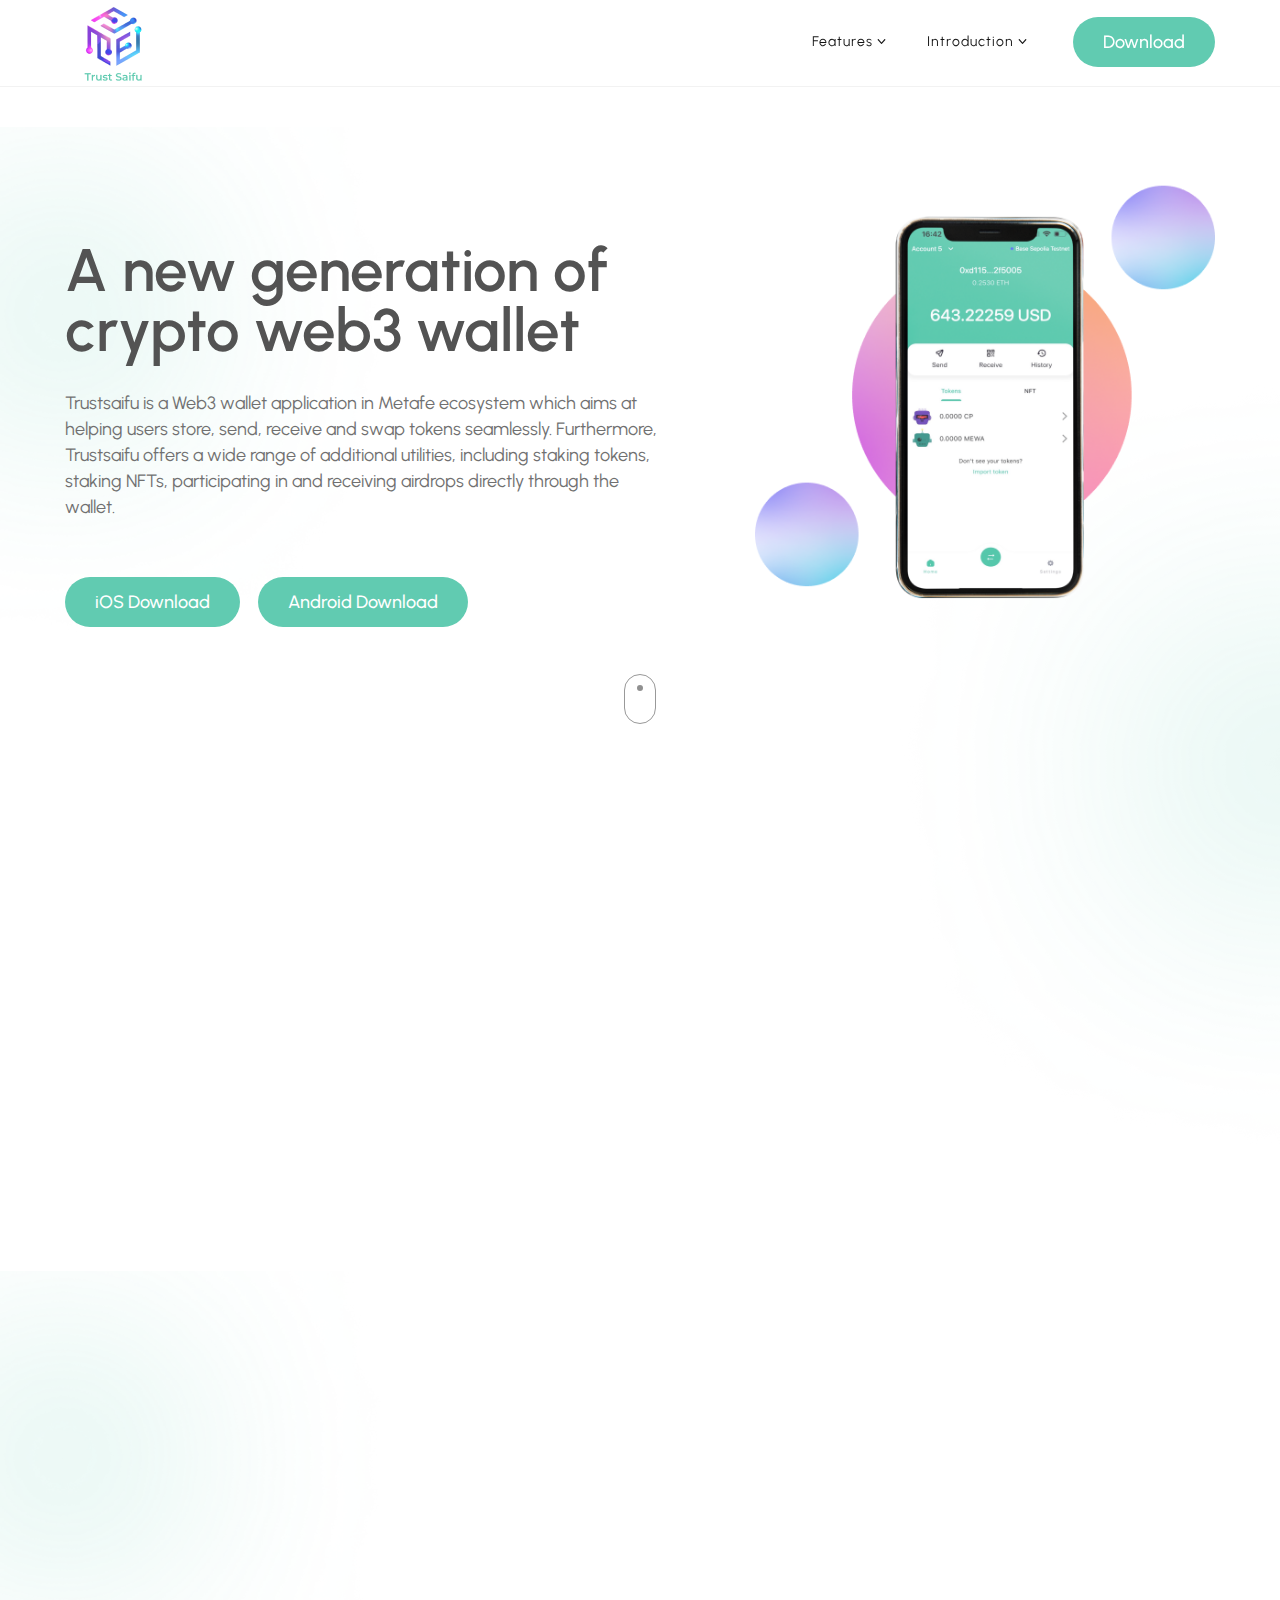
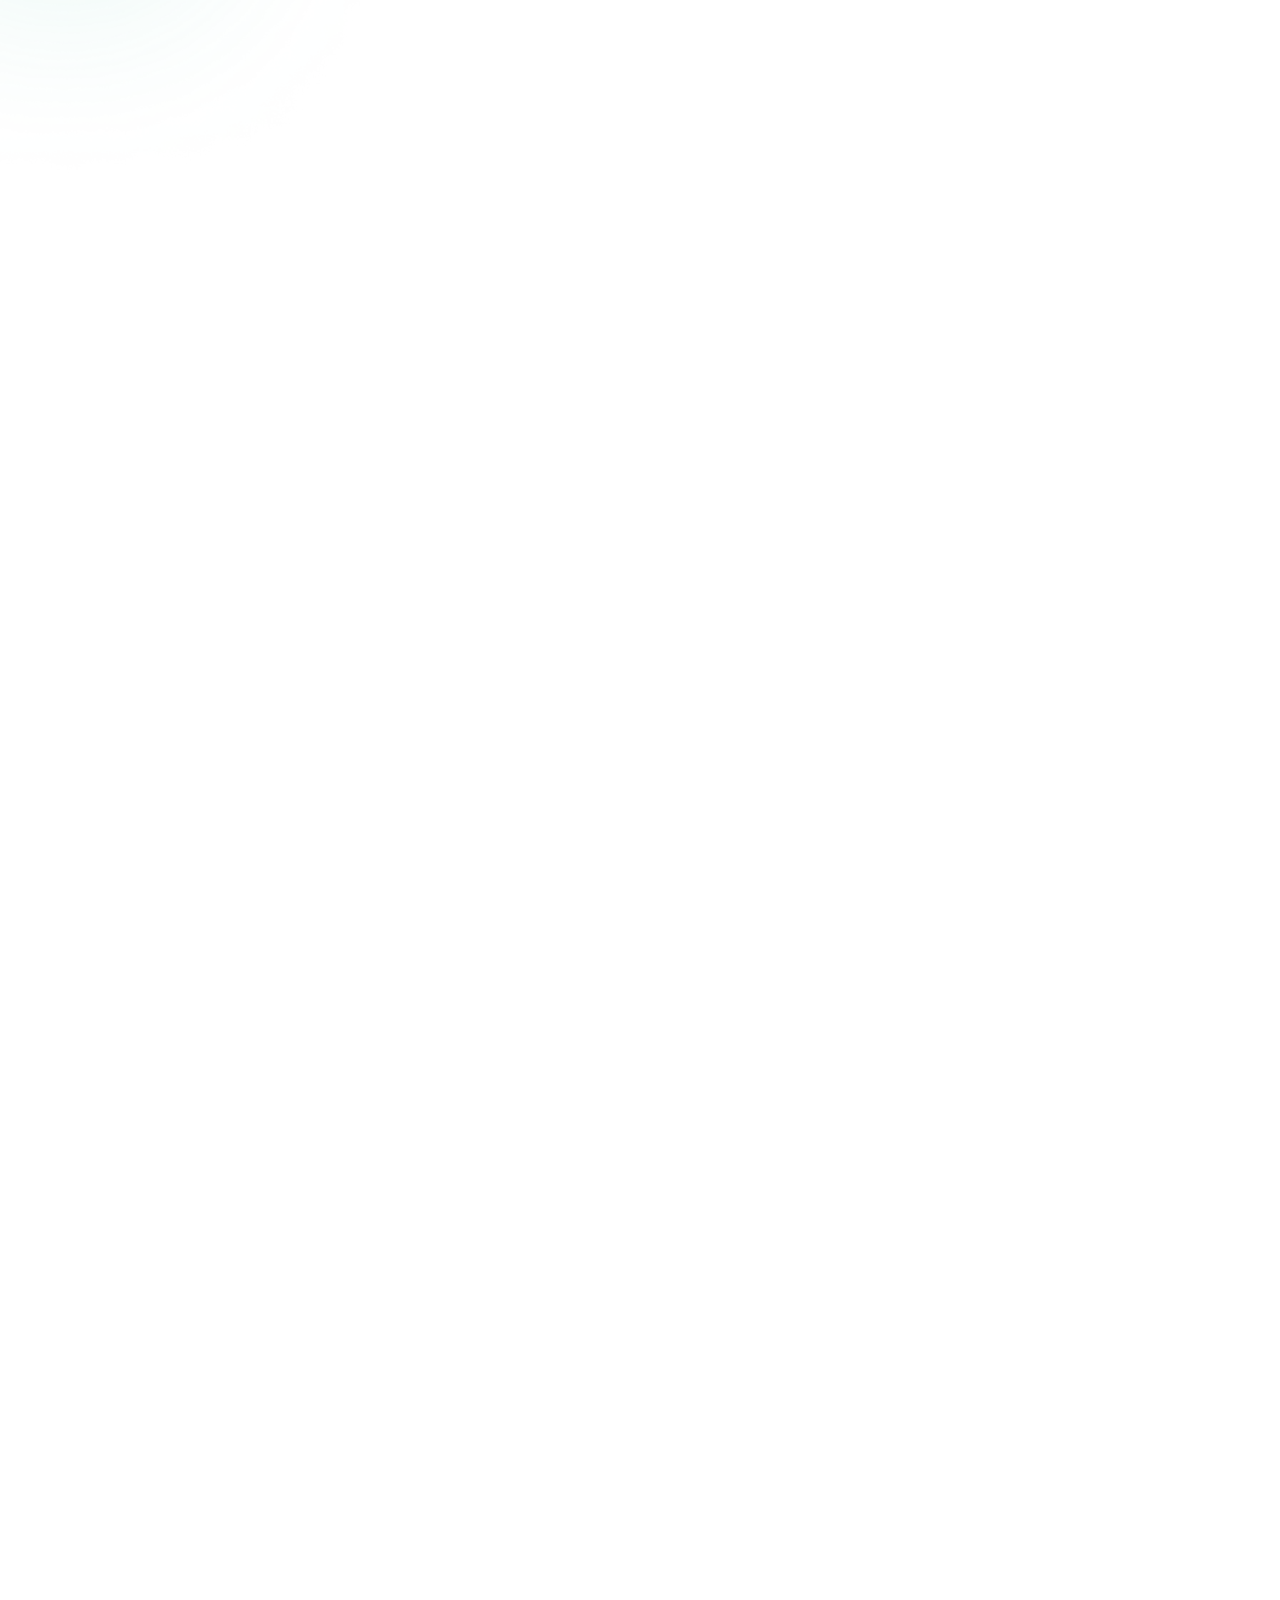
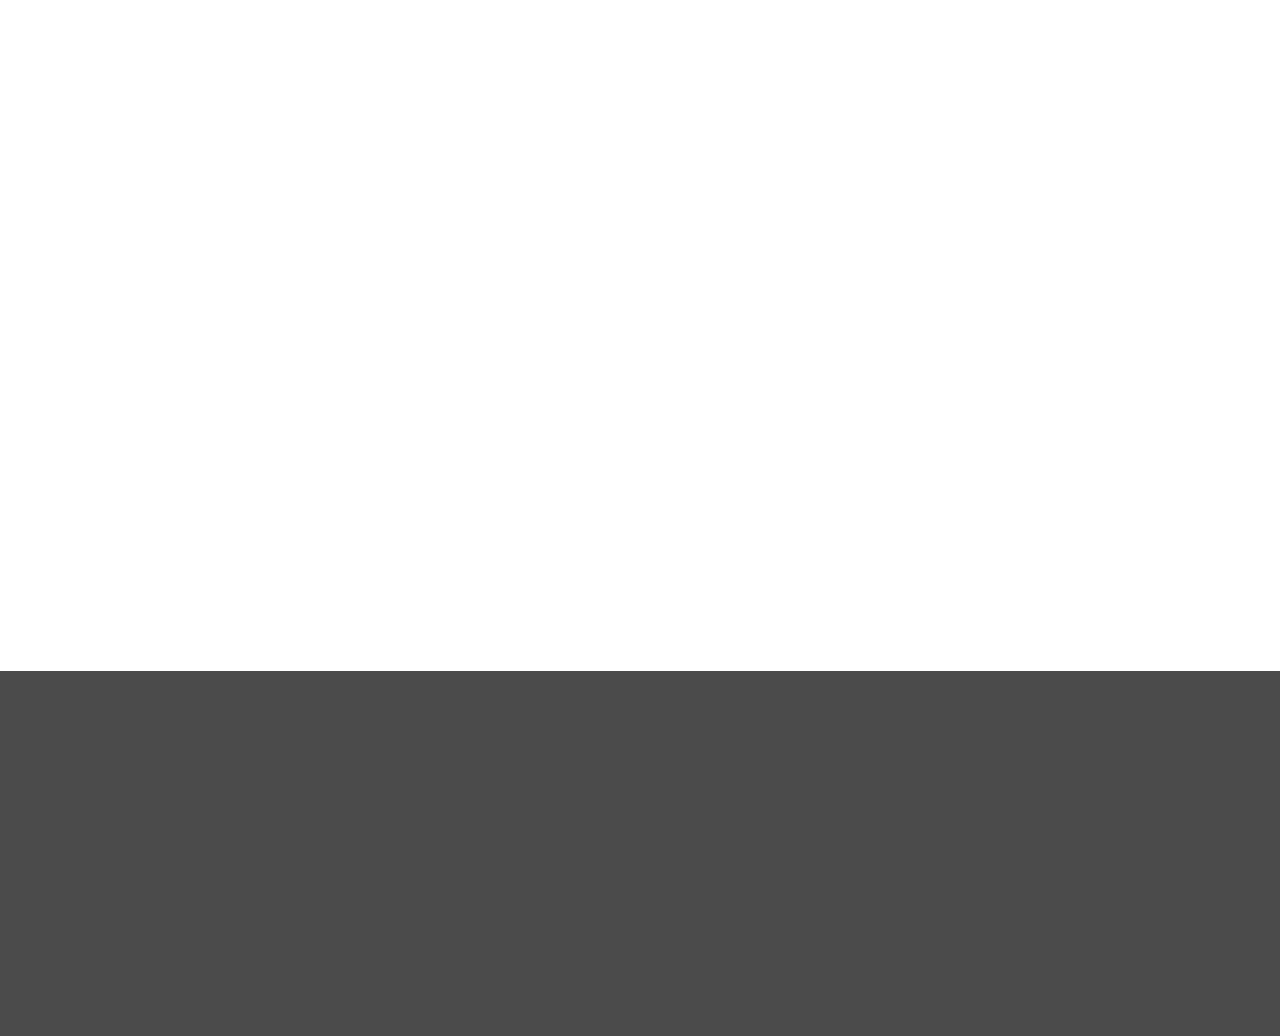
<file: index.html>
<!DOCTYPE html>
<html>
    <head>
        <meta name="description" content="">
        <meta name="keywords" content="">
        <meta charset="utf-8">
        <meta name="author" content="">
        <title>TrustSaifu</title>
        <meta property="og:locale" content="en">
        <meta property="og:type" content="website">
        <meta property="og:title" content="TrustSaifu |">
        <meta property="og:site_name" content="TrustSaifu">
        <!--[if IE]><meta http-equiv='X-UA-Compatible' content='IE=edge,chrome=1'><![endif]-->
        <meta name="viewport" content="width=device-width, initial-scale=1.0, maximum-scale=1.0" />
        <!-- Favicons -->
        <link rel="shortcut icon" href="images/favicon.png">
        <!-- CSS -->
        <link rel="stylesheet" href="css/bootstrap.min.css">

        <link rel="preconnect" href="https://fonts.googleapis.com">
        <link rel="preconnect" href="https://fonts.gstatic.com" crossorigin>
        <link href="https://fonts.googleapis.com/css2?family=Urbanist:ital,wght@0,100;0,200;0,300;0,400;0,500;0,600;0,700;0,800;0,900;1,100;1,200;1,300;1,400;1,500;1,600;1,700;1,800;1,900&display=swap" rel="stylesheet">

        <link rel="stylesheet" href="css/style.css">
        
        <link rel="stylesheet" href="css/style-responsive.css">
        <link rel="stylesheet" href="css/animate.css">
        <link rel="stylesheet" href="css/animations.min.css">
        <link rel="stylesheet" href="css/vertical-rhythm.min.css">
        <link rel="stylesheet" href="css/owl.carousel.css">
        <link rel="stylesheet" href="css/colors/yellow.css">
        <link rel="stylesheet" href="css/style-update.css">
        
    </head>
    <body class="appear-animate">
        
        <!-- Page Loader -->        
        <div class="page-loader">
            <b class="spinner">Loading...</b>
        </div>
        <!-- End Page Loader -->
        <!-- Navigation panel -->
        <nav class="main-nav">
            <div class="full-wrapper relative clearfix">
                <div class="container">
                
                    <!-- Logo ( * your text or image into link tag *) -->
                    <div class="nav-logo-wrap local-scroll">
                        <a href="index.html" class="logo">
                            <img src="images/logo-meta.png" width="97" height="97" alt="" />
                        </a>
                    </div>
                    
                    <div class="mobile-nav"><i class="fa fa-bars"></i></div>
                    
                    <!-- Main Menu -->
                    <div class="inner-nav desktop-nav">                                    
                        <ul class="clearlist scroll-nav local-scroll">
                            <li>
                                <a href="#" class="mn-has-sub">Features <i class="fa fa-angle-down"></i></a>
                                <ul class="mn-sub">
                                    
                                    <li>
                                        <a href="#">Guideline</a>
                                    </li>
                                    
                                    <li>
                                        <a href="#">Staking Loyal NFT</a>
                                    </li>
                                    
                                    <li>
                                        <a href="#">Staking MEWA</a>
                                    </li>
                                    
                                    <li>
                                        <a href="#">Claim Airdrop</a>
                                    </li>
                                    
                                    <li>
                                        <a href="#">News</a>
                                    </li>
                                    
                                </ul>
                            </li>  
                            <li>
                                <a href="#" class="mn-has-sub">Introduction <i class="fa fa-angle-down"></i></a>
                                <ul class="mn-sub">
                                    
                                    <li>
                                        <a href="#">Whitepaper</a>
                                    </li>
                                    
                                    <li>
                                        <a href="#">Vision and Mission</a>
                                    </li>
                                    
                                    <li>
                                        <a href="#">Community</a>
                                    </li>
                                    
                                    <li>
                                        <a href="#">Support</a>
                                    </li>
                                    
                                </ul>
                            </li>
                        </ul>
                        <div class="btn-dowload">
                            <a class="button-next" href="#">Download</a>
                        </div>
                        <div class="mode-view">
                            <div class="md-mode-view">
                                <span class="sun"></span>
                                <span class="light"></span>
                            </div>
                        </div>
                    </div>
                </div>
            </div>
        </nav>      
        <!-- End Navigation panel -->
        
        <!-- Page Wrap -->
        <div class="page" id="top">
            <span class="bg-line-left">
                <img src="images/light-left.png" alt="" />
            </span>
            <span class="bg-line-left v2">
                <img src="images/light-left.png" alt="" />
            </span>
            <span class="bg-line-right">
                <img src="images/light-right.png" alt="" />
            </span>
            
            <!-- Home Section -->
            <section class="home-section" id="home">
                <div class="home-section-banner container">
                    
                    <!-- Home Page Content -->
                    <div class="home-content">
                        <div class="home-text animate-init" data-anim-type="fade-in-up" data-anim-delay="100">
                            <div class="md-full">
                                
                                <!-- Headings -->
                                
                                <div class="title">
                                    A new generation of crypto web3 wallet
                                </div>
                                <p>Trustsaifu is a Web3 wallet application in Metafe ecosystem which aims at helping users store, send, receive and swap tokens seamlessly. Furthermore, Trustsaifu offers a wide range of additional utilities, including staking tokens, staking NFTs, participating in and receiving airdrops directly through the wallet.</p>
                                
                                <div class="md-button local-scroll">
                                    
                                    <a href="#" class="button-next">
                                        iOS Download
                                    </a>
                                    <a href="#" class="button-next">
                                        Android Download
                                    </a>
                                </div>
                                
                                <!-- End Headings -->
                                
                            </div>
                        </div>
                        <div class="home-images">
                            <img class="animate-init" data-anim-type="fade-in-left" data-anim-delay="100" src="images/kv_image.png" alt="" />
                        </div>
                    </div>
                    <div class="button-scroll">
                        <a href="#">
                            <span class="animate-init" data-anim-type="fade-in-left" data-anim-delay="100"></span>
                        </a>
                    </div>
                    <!-- End Home Page Content -->
                </div>
            </section>
            <!-- End Home Section -->
            
            <!-- Home Section -->
            <section class="home-section" id="buy-store">
                <div class="home-section-banner container">
                    
                    <!-- Home Page Content -->
                    <div class="home-content">
                        <div class="home-text animate-init" data-anim-type="fade-in-up" data-anim-delay="100">
                            <div class="md-full">
                                
                                <!-- Headings -->
                                
                                <div class="title">
                                    Buy, store, send and swap tokens
                                </div>
                                <p>Available as a mobile app , Trustsaifu equips you with a key vault, secure login, token wallet, and token exchange—everything you need to manage your digital assets.</p>
                                
                                
                                
                                <!-- End Headings -->
                                
                            </div>
                        </div>
                        <div class="home-images">
                            <img class="animate-init" data-anim-type="fade-in-left" data-anim-delay="100" src="images/wallet-illo.png" alt="" />
                        </div>
                    </div>
                    
                    <!-- End Home Page Content -->
                </div>
            </section>
            <!-- End Home Section -->
            
            <!-- Home Section -->
            <section class="home-section" id="blockchain">
                <div class="home-section-banner container">
                    
                    <!-- Home Page Content -->
                    <div class="home-content">
                        
                        <div class="home-images">
                            <img class="animate-init" data-anim-type="fade-in-right" data-anim-delay="100" src="images/Explore-illo.png" alt="" />
                        </div>
                        <div class="home-text animate-init" data-anim-type="fade-in-left" data-anim-delay="100">
                            <div class="md-full">
                                
                                <!-- Headings -->
                                
                                <div class="title">
                                    Stake NFT and tokens
                                </div>
                                <p>As a Web3 wallet application built on Metafe ecosystem, Trustsaifu also supports staking Loyal NFTs and MEWA tokens. Moreover, users will be able to stake various type of NFTs and tokens in the future.</p>
                                
                                
                                
                                <!-- End Headings -->
                                
                            </div>
                        </div>
                    </div>
                    
                    <!-- End Home Page Content -->
                </div>
            </section>
            <!-- End Home Section -->

            <!-- Home Section -->
            <section class="home-section" id="browse-store">
                <div class="home-section-banner container">
                    
                    <!-- Home Page Content -->
                    <div class="home-content">
                        <div class="home-text animate-init" data-anim-type="fade-in-up" data-anim-delay="100" style="padding-top: 5%;">
                            <div class="md-full">
                                
                                <!-- Headings -->
                                
                                <div class="title">
                                    Claiming your Airdrops
                                </div>
                                <p>Participate in Aidrdrop events and claim rewards directly with Trustsaifu</p>
                            </div>
                        </div>
                        <div class="home-images">
                            <img class="animate-init" data-anim-type="fade-in-left" data-anim-delay="100" src="images/Browse-illo.png" alt="" />
                        </div>
                    </div>
                    
                    <!-- End Home Page Content -->
                </div>
            </section>
            <!-- End Home Section -->
            
            <!-- Home Section -->
            <section class="home-section" id="about-store">
                <div class="home-section-banner container">
                    
                    <!-- Home Page Content -->
                    <div class="home-content">
                        <div class="md-full animate-init" data-anim-type="fade-in-up" data-anim-delay="100">
                            <div class="md-full">
                                
                                <!-- Headings -->
                                
                                <div class="title">
                                    <h3>About MetaFe ecosystem</h3>
                                </div>
                                <div class="sub-title">
                                    <p>Metafe is an open ecosystem, which invites game studios to participate in the growth, connect and approach the expanding Web3 gaming community worldwide in a cost-effective way</p>
                                </div>
                                <!-- End Headings -->
                                
                            </div>
                        </div>
                    </div>
                    
                    <!-- End Home Page Content -->
                </div>
            </section>

            <section class="section" id="interoperable">
        
                <div class="intro">
                  <div class="md-content">
                    
                    <div class="interoperable-content animate-init" data-anim-type="fade-in-up" data-anim-delay="100">
                      <img src="images/web3-gaming-center.png" alt="">
                      <div class="item item__center" >
                        <img src="images/sun.png" alt="">
                        <img src="images/favicon Metafe-1.png" alt="" class="metafe-icon">
                      </div>
                      <div class="item">
                        <div class="item__content">
                          <h1>Community<br>System</h1>
                        </div>
                        <div class="item__img">
                          <img src="images/comunity-system.png" alt="">
                        </div>
                      </div>
                      <div class="item">
                        <div class="item__img">
                          <img src="images/games.png" alt="">
                        </div>
                        <div class="item__content">
                          <h1>Games</h1>
                          <p>Metarrior &amp; Other Games</p>
                        </div>
                      </div>
                      <div class="item">
                        <div class="item__img">
                          <img src="images/metaPad 2.png" alt="">
                        </div>
                        <div class="item__content">
                          <h1>Metafe Launchpad</h1>
                          <p>IDO Lauchpad</p>
                        </div>
                      </div>
                      <div class="item">
                        <div class="item__img">
                          <img src="images/dare.png" alt="">
                        </div>
                        <div class="item__content">
                          <h1>NFT 2.0<br>Protocol</h1>
                        </div>
                      </div>
                      <div class="item">
                        <div class="item__content">
                          <h1>Meplay</h1>
                          <p>Game aggregator</p>
                        </div>
                        <div class="item__img">
                          <img src="images/meplay.png" alt="">
                        </div>
                      </div>
                      <div class="item">
                        <div class="item__content">
                          <h1>Metafe Dex</h1>
                          <p>Crypto Exchange</p>
                        </div>
                        <div class="item__img">
                          <img src="images/metafeDex.png" alt="">
                        </div>
                      </div>
                      <div class="item">
                        <div class="item__img">
                          <img src="images/nftDeal.png" alt="">
                        </div>
                        <div class="item__content">
                          <h1>NFTDeal</h1>
                          <p>Marketplace Platform</p>
                        </div>
                      </div>
                      <div class="item">
                        <div class="item__img">
                          <img src="images/logo-meta.png" alt="">
                        </div>
                        <div class="item__content">
                          <h1>Trustsaifu</h1>
                          <p>Web3 Wallet</p>
                        </div>
                      </div>
                    </div>
                  </div>
                </div>
            </section>
            <!-- End Home Section -->

            <section class="home-section" id="about-store" style="margin-top: 30px;">
                <div class="home-section-banner container">
                    
                    <!-- Home Page Content -->
                    <div class="home-content">
                        <div class="md-full animate-init" data-anim-type="fade-in-up" data-anim-delay="100">
                            <div class="md-full">
                                
                                <!-- Headings -->
                                
                                <div class="title">
                                    <h3>MetaFe Dapps</h3>
                                </div>

                                <div class="paner-logo" style="margin-top: 50px;margin-bottom: 60px;">
                                    <div class="item">
                                        <a href="https://metarrior.com/" target="_blank"><img  src="images/dapp-1.png" alt="" /></a>
                                    </div>
                                    <div class="item">
                                        <a href="https://nftdeal.io/" target="_blank"><img  src="images/dapp-2.png" alt="" /></a>
                                    </div>
                                    <div class="item">
                                        <a href="https://metapad.app" target="_blank"><img  src="images/dapp-3.png" alt="" /></a>
                                    </div>
                                    <div class="item">
                                        <a href="#"><img  src="images/dapp-4.png" alt="" /></a>
                                    </div>
                                </div>
                                <!-- End Headings -->
                                
                            </div>
                        </div>
                    </div>
                    
                    <!-- End Home Page Content -->
                </div>
            </section>
            
            <!-- Foter -->
            <footer class="footer">
                <div class="container animate-init" data-anim-type="bounce-in-up" data-anim-delay="0">
                    <div class="md-footer">
                    
                        <!-- Footer Text -->
                        <div class="footer-logo">
                            <img src="images/logo-meta.png" alt="">
                            <div class="note">
                                <p>One wallet, multiple utilities</p>
                            </div>
                            <div class="copy">
                                <p>© Trust Saifu 2024</p>
                            </div>
                        </div>
                        <!-- End Footer Text -->
                        
                        <!-- Social Links -->
                        <div class="footer-links">
                            <div class="item">
                                <h4>LEGAL</h4>
                                <div class="links">
                                    <a href="privacy-policy.html" >Privacy policy</a>
                                    <a href="#" >Terms of use</a>
                                    <a href="#" >Audited by</a>
                                </div>
                            </div>
                        </div> 
                        <div class="footer-links">
                            <div class="item">
                                <h4>Learn more</h4>
                                <div class="links">
                                    <a href="#" >About</a>
                                    <a href="#" >News</a>
                                    <a href="#" >Partnership</a>
                                    <a href="#" >Staking</a>
                                    <a href="#" >Airdrop</a>
                                </div>
                            </div>
                        </div> 
                        <div class="footer-links footer-social">
                            <h4>Social channel</h4>
                            <ul>
                                <li>
                                    <a href="https://t.me/metarrior_official_group"><img src="images/social-1.png" alt=""></a>
                                </li>
                                <li>
                                    <a href="https://twitter.com/metarrior"><img src="images/social-2.png" alt=""></a>
                                </li>
                                <li>
                                    <a href="https://discord.gg/g9HySw3q"><img src="images/social-3.png" alt=""></a>
                                </li>
                                <li>
                                    <a href="https://www.youtube.com/@metarriormetafeweb3gaming538"><img src="images/social-4.png" alt=""></a>
                                </li>
                                <li>
                                    <a href="https://linktr.ee/metarrior"><img src="images/social-5.png" alt=""></a>
                                </li>
                            </ul>
                        </div>
                    </div>          
                 
                 </div>
            </footer>
            <!-- End Foter -->
        
        
        </div>
        <!-- End Page Wrap -->
        
        <!-- JS -->
        <script type="text/javascript" src="js/jquery-1.11.1.min.js"></script>
        <script type="text/javascript" src="js/jquery-migrate-1.2.1.min.js"></script>
        <script type="text/javascript" src="js/jquery.easing.1.3.js"></script>
        <script type="text/javascript" src="js/bootstrap.min.js"></script>        
        <script type="text/javascript" src="js/SmoothScroll.js"></script>
        <script type="text/javascript" src="js/jquery.scrollTo.min.js"></script>
        <script type="text/javascript" src="js/jquery.localScroll.min.js"></script>
        <script type="text/javascript" src="js/jquery.ba-hashchange.min.js"></script>
        <script type="text/javascript" src="js/jquery.viewport.mini.js"></script>
        <script type="text/javascript" src="js/jquery.countTo.js"></script>
        <script type="text/javascript" src="js/jquery.appear.js"></script>
        <script type="text/javascript" src="js/jquery.sticky.js"></script>
        <script type="text/javascript" src="js/jquery.parallax-1.1.3.js"></script>
        <script type="text/javascript" src="js/jquery.fitvids.js"></script>
        <script type="text/javascript" src="js/owl.carousel.min.js"></script>
        <script type="text/javascript" src="js/isotope.pkgd.min.js"></script>
        <script type="text/javascript" src="js/imagesloaded.pkgd.min.js"></script>
        <script type="text/javascript" src="js/all.js"></script>
        <script type="text/javascript" src="js/animations.min.js"></script>
        <!--[if lt IE 10]><script type="text/javascript" src="js/placeholder.js"></script><![endif]-->
        
    </body>
</html>
</file>
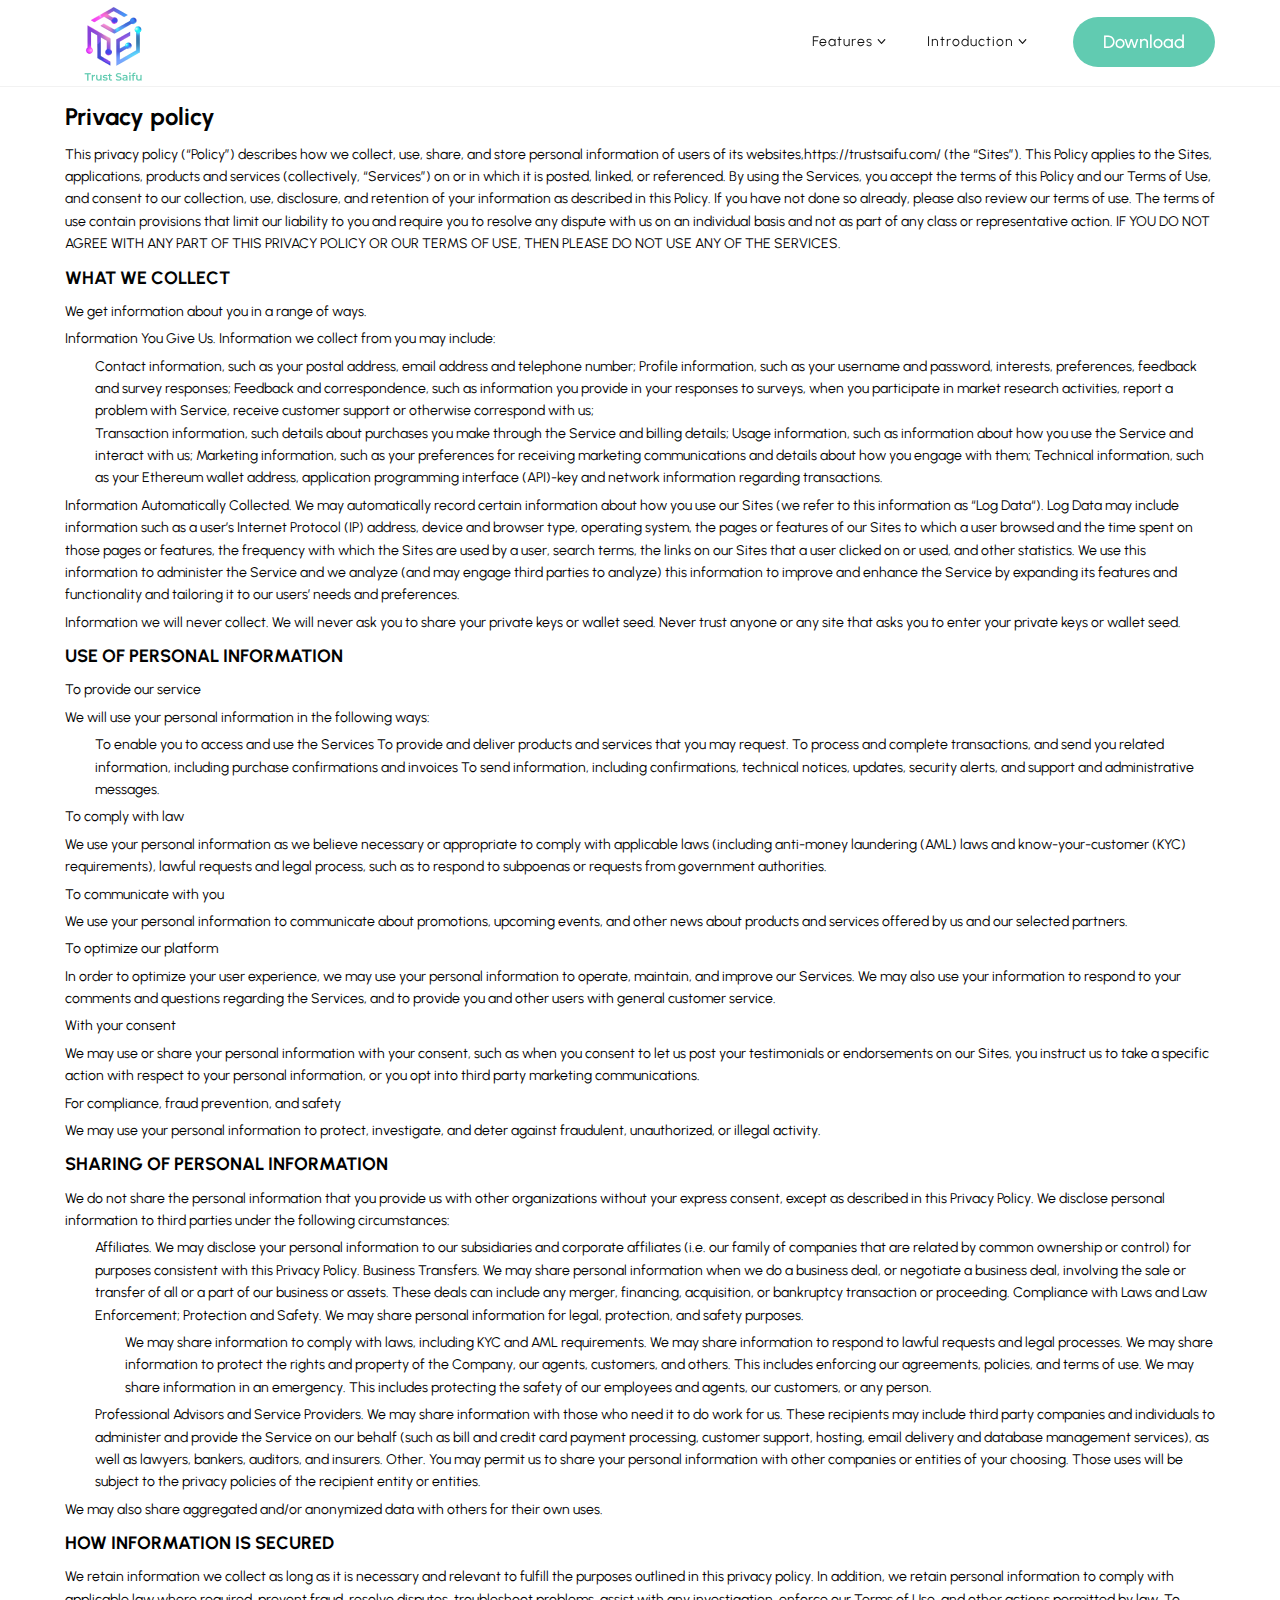
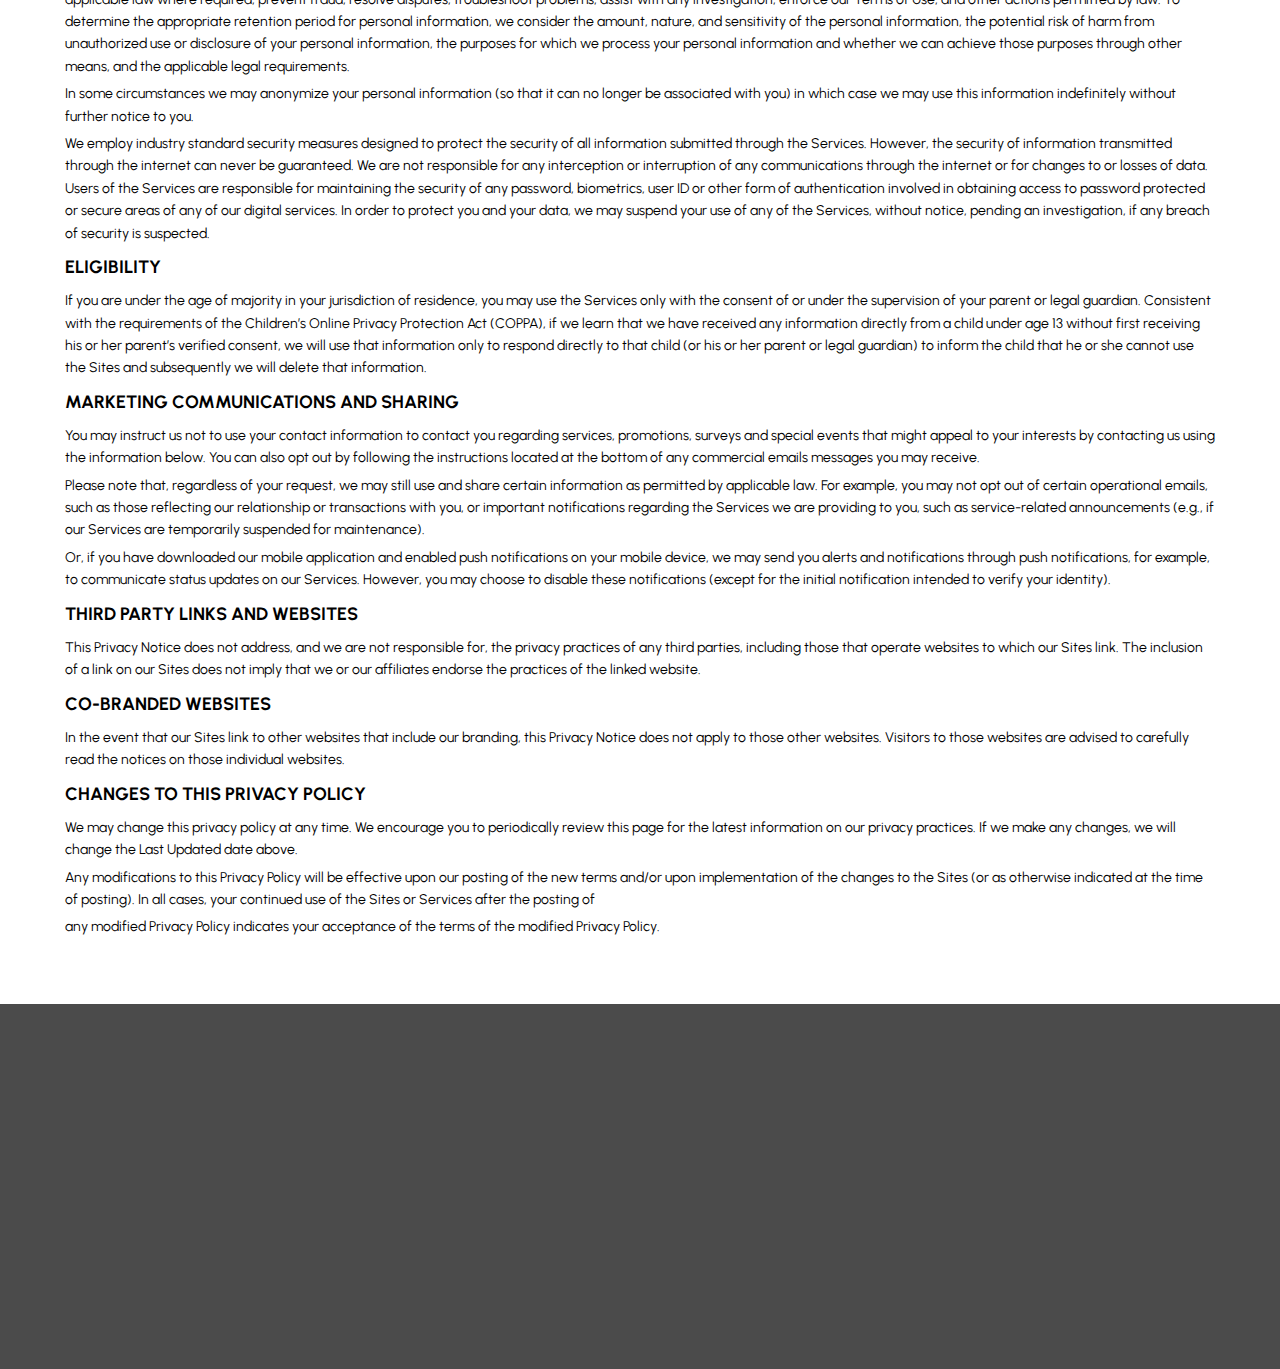
<file: privacy-policy.html>
<!DOCTYPE html>
<html>
    <head>
        <meta name="description" content="">
        <meta name="keywords" content="">
        <meta charset="utf-8">
        <meta name="author" content="">
        <title>TrustSaifu</title>
        <meta property="og:locale" content="en">
        <meta property="og:type" content="website">
        <meta property="og:title" content="TrustSaifu |">
        <meta property="og:site_name" content="TrustSaifu">
        <!--[if IE]><meta http-equiv='X-UA-Compatible' content='IE=edge,chrome=1'><![endif]-->
        <meta name="viewport" content="width=device-width, initial-scale=1.0, maximum-scale=1.0" />
        <!-- Favicons -->
        <link rel="shortcut icon" href="images/favicon.png">
        <!-- CSS -->
        <link rel="stylesheet" href="css/bootstrap.min.css">

        <link rel="preconnect" href="https://fonts.googleapis.com">
        <link rel="preconnect" href="https://fonts.gstatic.com" crossorigin>
        <link href="https://fonts.googleapis.com/css2?family=Urbanist:ital,wght@0,100;0,200;0,300;0,400;0,500;0,600;0,700;0,800;0,900;1,100;1,200;1,300;1,400;1,500;1,600;1,700;1,800;1,900&display=swap" rel="stylesheet">

        <link rel="stylesheet" href="css/style.css">
        
        <link rel="stylesheet" href="css/style-responsive.css">
        <link rel="stylesheet" href="css/animate.css">
        <link rel="stylesheet" href="css/animations.min.css">
        <link rel="stylesheet" href="css/vertical-rhythm.min.css">
        <link rel="stylesheet" href="css/owl.carousel.css">
        <link rel="stylesheet" href="css/colors/yellow.css">
        <link rel="stylesheet" href="css/style-update.css">
        
    </head>
    <body class="appear-animate">
        
        <!-- Page Loader -->        
        <div class="page-loader">
            <b class="spinner">Loading...</b>
        </div>
        <!-- End Page Loader -->
        <!-- Navigation panel -->
        <nav class="main-nav">
            <div class="full-wrapper relative clearfix">
                <div class="container">
                
                    <!-- Logo ( * your text or image into link tag *) -->
                    <div class="nav-logo-wrap local-scroll">
                        <a href="index.html" class="logo">
                            <img src="images/logo-meta.png" width="97" height="97" alt="" />
                        </a>
                    </div>
                    
                    <div class="mobile-nav"><i class="fa fa-bars"></i></div>
                    
                    <!-- Main Menu -->
                    <div class="inner-nav desktop-nav">                                    
                        <ul class="clearlist scroll-nav local-scroll">
                            <li>
                                <a href="#" class="mn-has-sub">Features <i class="fa fa-angle-down"></i></a>
                                <ul class="mn-sub">
                                    
                                    <li>
                                        <a href="#">Guideline</a>
                                    </li>
                                    
                                    <li>
                                        <a href="#">Staking Loyal NFT</a>
                                    </li>
                                    
                                    <li>
                                        <a href="#">Staking MEWA</a>
                                    </li>
                                    
                                    <li>
                                        <a href="#">Claim Airdrop</a>
                                    </li>
                                    
                                    <li>
                                        <a href="#">News</a>
                                    </li>
                                    
                                </ul>
                            </li>  
                            <li>
                                <a href="#" class="mn-has-sub">Introduction <i class="fa fa-angle-down"></i></a>
                                <ul class="mn-sub">
                                    
                                    <li>
                                        <a href="#">Whitepaper</a>
                                    </li>
                                    
                                    <li>
                                        <a href="#">Vision and Mission</a>
                                    </li>
                                    
                                    <li>
                                        <a href="#">Community</a>
                                    </li>
                                    
                                    <li>
                                        <a href="#">Support</a>
                                    </li>
                                    
                                </ul>
                            </li>
                        </ul>
                        <div class="btn-dowload">
                            <a class="button-next" href="#">Download</a>
                        </div>
                        <div class="mode-view">
                            <div class="md-mode-view">
                                <span class="sun"></span>
                                <span class="light"></span>
                            </div>
                        </div>
                    </div>
                </div>
            </div>
        </nav>      
        <!-- End Navigation panel -->
        
        <!-- Page Wrap -->
        <div class="page" id="top">
            
            <!-- Home Section -->
            <div class="md-content container">
                <h3>Privacy policy</h3>
                <p>This privacy policy (“Policy”) describes how we collect, use, share, and store personal information of users of its websites,https://trustsaifu.com/  (the “Sites”). This Policy applies to the Sites, applications, products and services (collectively, “Services”) on or in which it is posted, linked, or referenced. 
By using the Services, you accept the terms of this Policy and our Terms of Use, and consent to our collection, use, disclosure, and retention of your information as described in this Policy.  If you have not done so already, please also review our terms of use. The terms of use contain provisions that limit our liability to you and require you to resolve any dispute with us on an individual basis and not as part of any class or representative action. IF YOU DO NOT AGREE WITH ANY PART OF THIS PRIVACY POLICY OR OUR TERMS OF USE, THEN PLEASE DO NOT USE ANY OF THE SERVICES.
</p>
                <h4>WHAT WE COLLECT</h4>
                <p>We get information about you in a range of ways. </p>
                <p>Information You Give Us. Information we collect from you may include:</p>
                <p style="padding-left: 30px;">
                    Contact information, such as your postal address, email address and telephone number;
Profile information, such as your username and password, interests, preferences, feedback and survey responses;
Feedback and correspondence, such as information you provide in your responses to surveys, when you participate in market research activities, report a problem with Service, receive customer support or otherwise correspond with us;<br>
Transaction information, such details about purchases you make through the Service and billing details;
Usage information, such as information about how you use the Service and interact with us;
Marketing information, such as your preferences for receiving marketing communications and details about how you engage with them;
Technical information, such as your Ethereum wallet address, application programming interface (API)-key and network information regarding transactions.

                </p>
                <p>
                    Information Automatically Collected. We may automatically record certain information about how you use our Sites (we refer to this information as “Log Data“). Log Data may include information such as a user’s Internet Protocol (IP) address, device and browser type, operating system, the pages or features of our Sites to which a user browsed and the time spent on those pages or features, the frequency with which the Sites are used by a user, search terms, the links on our Sites that a user clicked on or used, and other statistics. We use this information to administer the Service and we analyze (and may engage third parties to analyze) this information to improve and enhance the Service by expanding its features and functionality and tailoring it to our users’ needs and preferences.
                </p>
                <p>
                    Information we will never collect. We will never ask you to share your private keys or wallet seed. Never trust anyone or any site that asks you to enter your private keys or wallet seed.
                </p>
                <h4>
                    USE OF PERSONAL INFORMATION
                </h4>
                <p>To provide our service</p>
                <p>We will use your personal information in the following ways:</p>
                <p style="padding-left: 30px;">
                    To enable you to access and use the Services
To provide and deliver products and services that you may request.
To process and complete transactions, and send you related information, including purchase confirmations and invoices
To send information, including confirmations, technical notices, updates, security alerts, and support and administrative messages.
                </p>
                <p>To comply with law</p>
                <p>We use your personal information as we believe necessary or appropriate to comply with applicable laws (including anti-money laundering (AML) laws and know-your-customer (KYC) requirements), lawful requests and legal process, such as to respond to subpoenas or requests from government authorities.</p>
                <p>To communicate with you</p>
                <p>
                    We use your personal information to communicate about promotions, upcoming events, and other news about products and services offered by us and our selected partners.
                </p>
                <p>To optimize our platform</p>
                <p>In order to optimize your user experience, we may use your personal information to operate, maintain, and improve our Services. We may also use your information to respond to your comments and questions regarding the Services, and to provide you and other users with general customer service. </p>
                <p>With your consent</p>
                <p>We may use or share your personal information with your consent, such as when you consent to let us post your testimonials or endorsements on our Sites, you instruct us to take a specific action with respect to your personal information, or you opt into third party marketing communications.</p>
                <p>For compliance, fraud prevention, and safety</p>
                <p>We may use your personal information to protect, investigate, and deter against fraudulent, unauthorized, or illegal activity.</p>
                <h4>SHARING OF PERSONAL INFORMATION</h4>
                <p>We do not share the personal information that you provide us with other organizations without your express consent, except as described in this Privacy Policy. We disclose personal information to third parties under the following circumstances:</p>
                <p style="padding-left: 30px;">
                    Affiliates. We may disclose your personal information to our subsidiaries and corporate affiliates (i.e. our family of companies that are related by common ownership or control) for purposes consistent with this Privacy Policy.
Business Transfers. We may share personal information when we do a business deal, or negotiate a business deal, involving the sale or transfer of all or a part of our business or assets. These deals can include any merger, financing, acquisition, or bankruptcy transaction or proceeding.
Compliance with Laws and Law Enforcement; Protection and Safety. We may share personal information for legal, protection, and safety purposes.
                </p>
                <p style="padding-left: 60px;">
                    We may share information to comply with laws, including KYC and AML requirements.
We may share information to respond to lawful requests and legal processes.
We may share information to protect the rights and property of the Company, our agents, customers, and others. This includes enforcing our agreements, policies, and terms of use.
We may share information in an emergency. This includes protecting the safety of our employees and agents, our customers, or any person.
                </p>
                <p style="padding-left: 30px;">
                    Professional Advisors and Service Providers. We may share information with those who need it to do work for us. These recipients may include third party companies and individuals to administer and provide the Service on our behalf (such as bill and credit card payment processing, customer support, hosting, email delivery and database management services), as well as lawyers, bankers, auditors, and insurers.
Other. You may permit us to share your personal information with other companies or entities of your choosing. Those uses will be subject to the privacy policies of the recipient entity or entities.
                </p>
                <p>We may also share aggregated and/or anonymized data with others for their own uses.</p>
                <h4>HOW INFORMATION IS SECURED </h4>
                <p>
                    We retain information we collect as long as it is necessary and relevant to fulfill the purposes outlined in this privacy policy. In addition, we retain personal information to comply with applicable law where required, prevent fraud, resolve disputes, troubleshoot problems, assist with any investigation, enforce our Terms of Use, and other actions permitted by law. To determine the appropriate retention period for personal information, we consider the amount, nature, and sensitivity of the personal information, the potential risk of harm from unauthorized use or disclosure of your personal information, the purposes for which we process your personal information and whether we can achieve those purposes through other means, and the applicable legal requirements.
                </p>
                <p>In some circumstances we may anonymize your personal information (so that it can no longer be associated with you) in which case we may use this information indefinitely without further notice to you.</p>
                <p>We employ industry standard security measures designed to protect the security of all information submitted through the Services. However, the security of information transmitted through the internet can never be guaranteed. We are not responsible for any interception or interruption of any communications through the internet or for changes to or losses of data. Users of the Services are responsible for maintaining the security of any password, biometrics, user ID or other form of authentication involved in obtaining access to password protected or secure areas of any of our digital services. In order to protect you and your data, we may suspend your use of any of the Services, without notice, pending an investigation, if any breach of security is suspected.</p>
                <h4>ELIGIBILITY</h4>
                <p>If you are under the age of majority in your jurisdiction of residence, you may use the Services only with the consent of or under the supervision of your parent or legal guardian. Consistent with the requirements of the Children’s Online Privacy Protection Act (COPPA), if we learn that we have received any information directly from a child under age 13 without first receiving his or her parent’s verified consent, we will use that information only to respond directly to that child (or his or her parent or legal guardian) to inform the child that he or she cannot use the Sites and subsequently we will delete that information.</p>
                <h4>MARKETING COMMUNICATIONS AND SHARING</h4>
                <p>You may instruct us not to use your contact information to contact you regarding services, promotions, surveys and special events that might appeal to your interests by contacting us using the information below. You can also opt out by following the instructions located at the bottom of any commercial emails messages you may receive.</p>
                <p>Please note that, regardless of your request, we may still use and share certain information as permitted by applicable law. For example, you may not opt out of certain operational emails, such as those reflecting our relationship or transactions with you, or important notifications regarding the Services we are providing to you, such as service-related announcements (e.g., if our Services are temporarily suspended for maintenance).</p>
                <p>Or, if you have downloaded our mobile application and enabled push notifications on your mobile device, we may send you alerts and notifications through push notifications, for example, to communicate status updates on our Services. However, you may choose to disable these notifications (except for the initial notification intended to verify your identity).</p>
                <h4>THIRD PARTY LINKS AND WEBSITES</h4>
                <p>This Privacy Notice does not address, and we are not responsible for, the privacy practices of any third parties, including those that operate websites to which our Sites link. The inclusion of a link on our Sites does not imply that we or our affiliates endorse the practices of the linked website.</p>
                <h4>CO-BRANDED WEBSITES</h4>
                <p>In the event that our Sites link to other websites that include our branding, this Privacy Notice does not apply to those other websites. Visitors to those websites are advised to carefully read the notices on those individual websites.</p>
                <h4>CHANGES TO THIS PRIVACY POLICY</h4>
                <p>We may change this privacy policy at any time. We encourage you to periodically review this page for the latest information on our privacy practices. If we make any changes, we will change the Last Updated date above.</p>
                <p>Any modifications to this Privacy Policy will be effective upon our posting of the new terms and/or upon implementation of the changes to the Sites (or as otherwise indicated at the time of posting). In all cases, your continued use of the Sites or Services after the posting of</p>
                <p>any modified Privacy Policy indicates your acceptance of the terms of the modified Privacy Policy.</p>
            </div>
            
            <!-- Foter -->
            <footer class="footer">
                <div class="container animate-init" data-anim-type="bounce-in-up" data-anim-delay="0">
                    <div class="md-footer">
                    
                        <!-- Footer Text -->
                        <div class="footer-logo">
                            <img src="images/logo-meta.png" alt="">
                            <div class="note">
                                <p>One wallet, multiple utilities</p>
                            </div>
                            <div class="copy">
                                <p>© Trust Saifu 2024</p>
                            </div>
                        </div>
                        <!-- End Footer Text -->
                        
                        <!-- Social Links -->
                        <div class="footer-links">
                            <div class="item">
                                <h4>LEGAL</h4>
                                <div class="links">
                                    <a href="privacy-policy.html" >Privacy policy</a>
                                    <a href="#" >Terms of use</a>
                                    <a href="#" >Audited by</a>
                                </div>
                            </div>
                        </div> 
                        <div class="footer-links">
                            <div class="item">
                                <h4>Learn more</h4>
                                <div class="links">
                                    <a href="#" >About</a>
                                    <a href="#" >News</a>
                                    <a href="#" >Partnership</a>
                                    <a href="#" >Staking</a>
                                    <a href="#" >Airdrop</a>
                                </div>
                            </div>
                        </div> 
                        <div class="footer-links footer-social">
                            <h4>Social channel</h4>
                            <ul>
                                <li>
                                    <a href="https://t.me/metarrior_official_group"><img src="images/social-1.png" alt=""></a>
                                </li>
                                <li>
                                    <a href="https://twitter.com/metarrior"><img src="images/social-2.png" alt=""></a>
                                </li>
                                <li>
                                    <a href="https://discord.gg/g9HySw3q"><img src="images/social-3.png" alt=""></a>
                                </li>
                                <li>
                                    <a href="https://www.youtube.com/@metarriormetafeweb3gaming538"><img src="images/social-4.png" alt=""></a>
                                </li>
                                <li>
                                    <a href="https://linktr.ee/metarrior"><img src="images/social-5.png" alt=""></a>
                                </li>
                            </ul>
                        </div>
                    </div>          
                 
                 </div>
            </footer>
            <!-- End Foter -->
        
        
        </div>
        <!-- End Page Wrap -->
        
        <!-- JS -->
        <script type="text/javascript" src="js/jquery-1.11.1.min.js"></script>
        <script type="text/javascript" src="js/jquery-migrate-1.2.1.min.js"></script>
        <script type="text/javascript" src="js/jquery.easing.1.3.js"></script>
        <script type="text/javascript" src="js/bootstrap.min.js"></script>        
        <script type="text/javascript" src="js/SmoothScroll.js"></script>
        <script type="text/javascript" src="js/jquery.scrollTo.min.js"></script>
        <script type="text/javascript" src="js/jquery.localScroll.min.js"></script>
        <script type="text/javascript" src="js/jquery.ba-hashchange.min.js"></script>
        <script type="text/javascript" src="js/jquery.viewport.mini.js"></script>
        <script type="text/javascript" src="js/jquery.countTo.js"></script>
        <script type="text/javascript" src="js/jquery.appear.js"></script>
        <script type="text/javascript" src="js/jquery.sticky.js"></script>
        <script type="text/javascript" src="js/jquery.parallax-1.1.3.js"></script>
        <script type="text/javascript" src="js/jquery.fitvids.js"></script>
        <script type="text/javascript" src="js/owl.carousel.min.js"></script>
        <script type="text/javascript" src="js/isotope.pkgd.min.js"></script>
        <script type="text/javascript" src="js/imagesloaded.pkgd.min.js"></script>
        <script type="text/javascript" src="js/all.js"></script>
        <script type="text/javascript" src="js/animations.min.js"></script>
        <!--[if lt IE 10]><script type="text/javascript" src="js/placeholder.js"></script><![endif]-->
        <style type="text/css">
            .md-content h3{
                margin-bottom: 10px;
            }
            .md-content{
                margin-bottom: 60px;
            }
            .md-content h4{
                margin-bottom: 10px;
            }
            .md-content p{
                margin-bottom: 5px;
            }
        </style>
    </body>
</html>
</file>
<file: css/style.css>
@charset "utf-8";
/*------------------------------------------------------------------
[Master Stylesheet]

Project:    BigStream
Version:    1.5.9
Last change:    11.09.2018
Primary use:    MultiPurpose One Page Template  
-------------------------------------------------------------------*/

@import "font-awesome.min.css";
@import "simple-line-icons.css";
@import url(http://fonts.googleapis.com/css?family=Raleway:300,400,700,800);
@import url(http://fonts.googleapis.com/css?family=Libre+Baskerville:400,700,400italic);
@import url(http://fonts.googleapis.com/css?family=Montserrat:700,400);


/*------------------------------------------------------------------
[Table of contents]

1. Common styles
2. Page loader / .page-loader
3. Typography
4. Buttons
5. Forms fields
6. Home sections / .home-section
    6.1. Home content
    6.2. Scroll down icon
    6.3. Headings styles
7. Compact bar / .nav-bar-compact
8. Classic menu bar / .main-nav
9. Sections styles / .page-section, .small-section, .split-section
10. Services / .service-grid
11. Alternative services / .alt-service-grid
12. Team / .team-grid
13. Features
14. Benefits (Process)
15. Counters
16. Portfolio / #portfolio
    16.1. Works filter
    16.2. Works grid
    16.3. Works full view
17. Banner section
18. Testimonial
    18.1. Logotypes
19. Last posts (blog section)
20. Newsletter
21. Contact section
    21.1. Contact form
22. Bottom menu / .bot-menu
23. Google maps  /.google-map
24. Footer / .footer
25. Blog
    25.1. Pagination
    25.2. Comments
    25.3. Sidebar
26. Pricing
27. Shortcodes
    27.1. Owl Carousel
    27.2. Tabs
    27.3. Tabs minimal
    27.4. Alert messages
    27.5. Accordion
    27.6. Toggle
    27.7. Progress bars
    27.8. Font icons examples
    27.9. Intro page
28. Bootstrap multicolumn grid


/*------------------------------------------------------------------
# [Color codes]

# Red (active elements, links) #e41919
# Black (text) #000
# Dark #222
# Dark Lighter #252525
# Gray #f4f4f4
# Gray Lighter #f8f8f8
# Mid grey #5f5f5f
# Borders #e9e9e9
# Orange #f47631
# Yellow #ffce02
# Cyan #27c5c3
# Green #58bf44
# Blue #43a5de
# Purple #375acc
# Red #e13939
# */


/*------------------------------------------------------------------
[Typography]

Body:               14px/1.6 Raleway, arial, sans-serif;
Headers:            Raleway, arial, sans-serif;
Serif:              Libre Baskerville", "Times New Roman", Times, serif;
Section Title:      35px/1.3 Raleway, arial, sans-serif;
Section Heading:    16px/1.3 Libre Baskerville", "Times New Roman", Times, serif;
Section Text:       17px/1.8 Raleway, arial, sans-serif;

-------------------------------------------------------------------*/


/* ==============================
   Common styles
   ============================== */
  
.align-center{ text-align:center !important; }
.align-left{ text-align:left !important;}
.align-right{ text-align:right !important; }
.left{float:left !important;}
.right{float:right !important;}
.relative{position:relative;}
.hidden{display:none;}
.inline-block{display:inline-block;}
.white{ color: #fff !important; }
.black{ color: #000 !important; }
.color{ color: #e41919 !important; }
.stick-fixed{
	position: fixed !important;
	top: 0;
	left: 0;
}

::-moz-selection{ color: #fff; background:#000; }
::-webkit-selection{ color: #fff;	background:#000; }
::selection{ color: #fff;	background:#000; }

.animate, .animate *{
	-webkit-transition: all 0.27s cubic-bezier(0.000, 0.000, 0.580, 1.000);  
    -moz-transition: all 0.27s cubic-bezier(0.000, 0.000, 0.580, 1.000); 
    -o-transition: all 0.27s cubic-bezier(0.000, 0.000, 0.580, 1.000);
    -ms-transition: all 0.27s cubic-bezier(0.000, 0.000, 0.580, 1.000); 
    transition: all 0.27s cubic-bezier(0.000, 0.000, 0.580, 1.000);
}
.no-animate, .no-animate *{
	-webkit-transition: 0 none !important;  
    -moz-transition: 0 none !important;  
	 -ms-transition: 0 none !important;
    -o-transition: 0 none !important;    
    transition:0 none !important;  
}

.shadow{
    -webkit-box-shadow: 0px 3px 50px rgba(0, 0, 0, .15);
    -moz-box-shadow: 0px 3px 50px rgba(0, 0, 0, .15);
    box-shadow: 0px 3px 50px rgba(0, 0, 0, .15);
}
.white-shadow{
    -webkit-box-shadow: 0px 0px 200px rgba(255, 255, 255, .2);
    -moz-box-shadow: 0px 0px 200px rgba(255, 255, 255, .2);
    box-shadow: 0px 0px 200px rgba(255, 255, 255, .2);
}

.clearlist, .clearlist li {
    list-style: none;
    padding: 0;
    margin: 0;
    background: none;
}

.full-wrapper {
    margin: 0 2%;
}

html{
	overflow-y: scroll;
    -ms-overflow-style: scrollbar;
}
html, body{
	height: 100%;
	-webkit-font-smoothing: antialiased;
}
.page{
	overflow: hidden;
}

.body-masked{
	display: none;
	width: 100%;
	height: 100%;
	position: fixed;
	top: 0;
	left: 0;
	background: #fff url(../images/loader.gif) no-repeat center center;
	z-index: 100000;	
}

.mask-delay{
	-webkit-animation-delay: 0.75s;
	-moz-animation-delay: 0.75s;
	animation-delay: 0.75s;
}
.mask-speed{
	-webkit-animation-duration: 0.25s !important;
	-moz-animation-duration: 0.25s !important;
	animation-duration: 0.25s !important;
} 
iframe{
    border: none;
}
a, b, div, ul, li{
	-webkit-tap-highlight-color: rgba(0,0,0,0); 
	-webkit-tap-highlight-color: transparent; 
	-moz-outline-: none;
}
a:focus,
a:active{
	-moz-outline: none;
	outline: none;
}
img:not([draggable]), embed, object, video {
    max-width: 100%;
    height: auto;
}


/* ==============================
   Page loader
   ============================== */


.page-loader{
 	display:block;
	width: 100%;
	height: 100%;
	position: fixed;
	top: 0;
	left: 0;
	background: #dadada;
	z-index: 100000;	
}

@-webkit-keyframes spinner {
  0% {
    -webkit-transform: rotate(0deg);
    -moz-transform: rotate(0deg);
    -ms-transform: rotate(0deg);
    -o-transform: rotate(0deg);
    transform: rotate(0deg);
  }

  100% {
    -webkit-transform: rotate(360deg);
    -moz-transform: rotate(360deg);
    -ms-transform: rotate(360deg);
    -o-transform: rotate(360deg);
    transform: rotate(360deg);
  }
}

@-moz-keyframes spinner {
  0% {
    -webkit-transform: rotate(0deg);
    -moz-transform: rotate(0deg);
    -ms-transform: rotate(0deg);
    -o-transform: rotate(0deg);
    transform: rotate(0deg);
  }

  100% {
    -webkit-transform: rotate(360deg);
    -moz-transform: rotate(360deg);
    -ms-transform: rotate(360deg);
    -o-transform: rotate(360deg);
    transform: rotate(360deg);
  }
}

@-o-keyframes spinner {
  0% {
    -webkit-transform: rotate(0deg);
    -moz-transform: rotate(0deg);
    -ms-transform: rotate(0deg);
    -o-transform: rotate(0deg);
    transform: rotate(0deg);
  }

  100% {
    -webkit-transform: rotate(360deg);
    -moz-transform: rotate(360deg);
    -ms-transform: rotate(360deg);
    -o-transform: rotate(360deg);
    transform: rotate(360deg);
  }
}

@keyframes spinner {
  0% {
    -webkit-transform: rotate(0deg);
    -moz-transform: rotate(0deg);
    -ms-transform: rotate(0deg);
    -o-transform: rotate(0deg);
    transform: rotate(0deg);
  }

  100% {
    -webkit-transform: rotate(360deg);
    -moz-transform: rotate(360deg);
    -ms-transform: rotate(360deg);
    -o-transform: rotate(360deg);
    transform: rotate(360deg);
  }
}

.spinner{
    display: inline-block;
    width: 8em;
    height: 8em;
    margin: 1.5em;
    margin: -4em 0 0 -4em;
    position: absolute;
    top: 50%;
    left: 50%;
    color: #999;
    background: #f1f1f1;
    text-align: center;
    line-height: 8em;
    font-weight: 400;
    
    -webkit-border-radius: 50%;
    -moz-border-radius: 50%;
    border-radius: 50%;
}

/* :not(:required) hides this rule from IE9 and below */
.spinner:not(:required) {
    -webkit-animation: spinner 1500ms infinite linear;
    -moz-animation: spinner 1500ms infinite linear;
    -ms-animation: spinner 1500ms infinite linear;
    -o-animation: spinner 1500ms infinite linear;
    animation: spinner 1500ms infinite linear;
    -webkit-border-radius: 0.5em;
    -moz-border-radius: 0.5em;
    -ms-border-radius: 0.5em;
    -o-border-radius: 0.5em;
    border-radius: 0.5em;
    -webkit-box-shadow: #f7f7f7 1.5em 0 0 0, #f7f7f7 1.1em 1.1em 0 0, #f7f7f7 0 1.5em 0 0, #f7f7f7 -1.1em 1.1em 0 0, #f7f7f7 -1.5em 0 0 0, #f7f7f7 -1.1em -1.1em 0 0, #f7f7f7 0 -1.5em 0 0, #f7f7f7 1.1em -1.1em 0 0;
    -moz-box-shadow: #f7f7f7 1.5em 0 0 0, #f7f7f7 1.1em 1.1em 0 0, #f7f7f7 0 1.5em 0 0, #f7f7f7 -1.1em 1.1em 0 0, #f7f7f7 -1.5em 0 0 0, #f7f7f7 -1.1em -1.1em 0 0, #f7f7f7 0 -1.5em 0 0, #f7f7f7 1.1em -1.1em 0 0;
    box-shadow: #f7f7f7 1.5em 0 0 0, #f7f7f7 1.1em 1.1em 0 0, #f7f7f7 0 1.5em 0 0, #f7f7f7 -1.1em 1.1em 0 0, #f7f7f7 -1.5em 0 0 0, #f7f7f7 -1.1em -1.1em 0 0, #f7f7f7 0 -1.5em 0 0, #f7f7f7 1.1em -1.1em 0 0;
    background: none;
    display: inline-block;
    font-size: 16px;
    width: 1em;
    height: 1em;
    overflow: hidden;
    text-indent: 100%;
    margin: -0.5em 0 0 -0.5em;
    position: absolute;
    top: 50%;
    left: 50%;
  
}


/* ==============================
   Typography
   ============================== */

body{
	color: #000;
	font-size: 14px;
/*	font-family: Raleway, arial, sans-serif;*/
	line-height: 1.6;	
	-webkit-font-smoothing: antialiased;
}

a{
	color: #e41919;
	text-decoration: none;
}
a:hover{
	color: #e41919;
	text-decoration: underline;
}

h1,h2,h3,h4,h5,h6{
	line-height: 1.4;
	font-weight: 700;
}
h1{
	font-size: 32px;
}
h2{
	font-size: 28px;
}
p{
	margin: 0 0 1.5em 0;
}
ul, ol{
    margin: 0 0 1.5em 0;
}
blockquote{
	margin: 3em 0 3em 0;
	border-width: 1px;
	border: 1px solid #eaeaea;
    padding: 2em;
	background: none;
	text-align: left;
	font-family: "Libre Baskerville", "Times New Roman", Times, serif;
	font-size: 13px;
    font-style: normal;
	line-height: 1.7;
	color: #777;
}
blockquote p{
	margin-bottom: 1em;
	font-size: 18px;
	font-style: normal;
	color: #212121;	
	line-height: 1.6;
}
blockquote footer{
    margin-top: -10px;
	font-size: 13px;
/*    font-family: Raleway, arial, sans-serif;*/
}
dl dt{
	margin-bottom: 5px;
}
dl dd{
	margin-bottom: 15px;
}
pre{
	background-color: #f9f9f9;
	border-color: #ddd;

}
hr{
	background-color: #eaeaea;
}
hr.white{
    border-color: rgba(255,255,255, .35);
    background: rgba(255,255,255, .35);
}
hr.black{
    border-color:rgba(0,0,0, .85);
    background: rgba(0,0,0, .85);
}
.uppercase{
	text-transform: uppercase;
	letter-spacing: 1px;
}
.serif{
	font-family: "Libre Baskerville", "Times New Roman", Times, serif;
	font-style: italic;
    font-weight: normal;
}
.normal{
	font-weight: normal;
}
.strong{
    font-weight: 700 !important;
}
.lead{
    margin: 1em 0 2em 0;
    font-size: 140%;
    line-height: 1.6;
}
.text{		
	font-size: 16px;
	font-weight: 300;
	color: #5f5f5f;
	line-height: 1.8;
}
.text h1,
.text h2,
.text h3,
.text h4,
.text h5,
.text h6{
	color: #000;
}

.number{
    font-family: Montserrat, arial, sans-serif;
	font-weight: 400;
}

.big-icon{
	display: block;
	width: 90px;
	height: 90px;
	margin: 0 auto 20px;
	border: 2px solid rgba(255,255,255, .75);
	text-align: center;
	line-height: 90px;
	font-size: 40px;
	color: rgba(255,255,255, .97);
	
	-webkit-border-radius: 50%;
	-moz-border-radius: 50%;
	border-radius: 50%;
	
	-webkit-transition: all 0.27s cubic-bezier(0.000, 0.000, 0.580, 1.000);  
    -moz-transition: all 0.27s cubic-bezier(0.000, 0.000, 0.580, 1.000); 
    -o-transition: all 0.27s cubic-bezier(0.000, 0.000, 0.580, 1.000);
    -ms-transition: all 0.27s cubic-bezier(0.000, 0.000, 0.580, 1.000); 
    transition: all 0.27s cubic-bezier(0.000, 0.000, 0.580, 1.000);
}
.big-icon .fa-play{
	position: relative;
	left: 3px;
}
.big-icon-link{
	display: inline-block;
	text-decoration: none;
}
.big-icon-link:hover{
    border-color: transparent !important;
}
.big-icon-link:hover .big-icon{
	border-color: #fff;
	color: #fff;
	
	-webkit-transition: 0 none !important;  
    -moz-transition: 0 none !important;  
	 -ms-transition: 0 none !important;
    -o-transition: 0 none !important;    
    transition:0 none !important;  
}
.big-icon-link:active .big-icon{
	-webkit-transform: scale(0.99);
	-moz-transform: scale(0.99);
	-o-transform: scale(0.99);
	-ms-transform: scale(0.99);
	transform: scale(0.99);
}

.wide-heading{
	display: block;
	margin-bottom: 10px;
	font-size: 48px;
	font-weight: 800;
	letter-spacing: 5px;	
	text-align: center;
	text-transform: uppercase;
	color: rgba(255,255,255, .87);
	
	-webkit-transition: all 0.27s cubic-bezier(0.000, 0.000, 0.580, 1.000);  
    -moz-transition: all 0.27s cubic-bezier(0.000, 0.000, 0.580, 1.000); 
    -o-transition: all 0.27s cubic-bezier(0.000, 0.000, 0.580, 1.000);
    -ms-transition: all 0.27s cubic-bezier(0.000, 0.000, 0.580, 1.000); 
    transition: all 0.27s cubic-bezier(0.000, 0.000, 0.580, 1.000);
}

.big-icon-link:hover,
.big-icon-link:hover .wide-heading{
	color: #fff;
	text-decoration: none;
}
.sub-heading{
	font-family: "Libre Baskerville", "Times New Roman", Times, serif;
	font-size: 16px;
	font-style: italic;
	text-align: center;
	line-height: 1.3;
	color: rgba(255,255,255, .75);
}

.big-icon.black{
    color: #000;
    border-color: rgba(0,0,0, .75);
}
.big-icon-link:hover .big-icon.black{
    color: #000;
    border-color: #000;
}
.wide-heading.black{
    color: rgba(0,0,0, .87);
}
.big-icon-link.black:hover,
.big-icon-link:hover .wide-heading.black{
	color: #000;
	text-decoration: none;
}
.sub-heading.black{
	color: rgba(0,0,0, .75);
}



/* ==============================
   Buttons
   ============================== */
  
.btn-mod,
a.btn-mod{
	-moz-box-sizing: border-box;
	box-sizing: border-box;
	padding: 8px 20px 7px;
  	color: #fff;
  	background: rgba(34,34,34, .9);
	border: 2px solid transparent;
	font-size: 12px;
	font-weight: 700;
	text-transform: uppercase;
	text-decoration: none;
	letter-spacing: 2px;
    
	-webkit-border-radius: 0;
	-moz-border-radius: 0;
	border-radius: 0;
	
	-webkit-transition: all 0.2s cubic-bezier(0.000, 0.000, 0.580, 1.000);  
    -moz-transition: all 0.2s cubic-bezier(0.000, 0.000, 0.580, 1.000); 
    -o-transition: all 0.2s cubic-bezier(0.000, 0.000, 0.580, 1.000);
    -ms-transition: all 0.2s cubic-bezier(0.000, 0.000, 0.580, 1.000); 
    transition: all 0.2s cubic-bezier(0.000, 0.000, 0.580, 1.000);
}
.btn-mod:hover,
.btn-mod:focus,
a.btn-mod:hover,
a.btn-mod:focus{
	font-weight: 700;
	color: rgba(255,255,255, .85);
  	background: rgba(0,0,0, .7);
	text-decoration: none;
}
.btn-mod:active{
	cursor: pointer !important;
}

.btn-mod.btn-small{
  	padding: 6px 15px 5px;
	font-size: 11px;
    letter-spacing: 1px;
} 
.btn-mod.btn-medium{
  	padding: 12px 27px 11px;
	font-size: 12px;
} 
.btn-mod.btn-large{
  	padding: 15px 40px 14px;
	font-size: 13px;
} 

.btn-mod.btn-glass{
  	color: rgba(255,255,255, .75);
  	background: rgba(0,0,0, .40);
}
.btn-mod.btn-glass:hover,
.btn-mod.btn-glass:focus{
  	color: rgba(255,255,255, 1);
  	background: rgba(0,0,0, 1);
}

.btn-mod.btn-border{
  	color: #151515;
	border: 2px solid #151515;
  	background: transparent;
}
.btn-mod.btn-border:hover,
.btn-mod.btn-border:focus{
  	color: #fff;
	border-color: transparent;
  	background: #000;
}

.btn-mod.btn-border-c{
  	color: #e41919;
	border: 2px solid #e41919;
  	background: transparent;
}
.btn-mod.btn-border-c:hover,
.btn-mod.btn-border-c:focus{
  	color: #fff;
	border-color: transparent;
  	background: #e41919;
}

.btn-mod.btn-border-w{
  	color: #fff;
	border: 2px solid rgba(255,255,255, .75);
  	background: transparent;
}
.btn-mod.btn-border-w:hover,
.btn-mod.btn-border-w:focus{
  	color: #000;
	border-color: transparent;
  	background: #fff;
}

.btn-mod.btn-w{
  	color: #000;
  	background: rgba(255,255,255, .9);
}
.btn-mod.btn-w:hover,
.btn-mod.btn-w:focus{
  	color: #000;
  	background: #fff;
}

.btn-mod.btn-w-color{
  	color: #e41919;
  	background: #fff;
}
.btn-mod.btn-w-color:hover,
.btn-mod.btn-w-color:focus{
	color: #151515;
  	background: #fff;
}

.btn-mod.btn-color{
  	color: #fff;
  	background: #e41919;
}
.btn-mod.btn-color:hover,
.btn-mod.btn-color:focus{
  	color: #fff;
  	background: #e41919;
    opacity: .85;
}

.btn-mod.btn-circle{
	-webkit-border-radius: 30px;
	-moz-border-radius: 30px;
	border-radius: 30px;
}
.btn-icon{
	position: relative;
    border: none;
    overflow: hidden;
}
.btn-icon.btn-small{
	overflow: hidden;
}
.btn-icon > span{
	width: 100%;
	height: 50px;
	line-height: 50px;
	margin-top: -25px;
	position: absolute;
	top: 50%;
	left: 0;
	color: #e41919;
	font-size: 48px;
	opacity: .2;
	
	-webkit-transition: all 0.2s cubic-bezier(0.000, 0.000, 0.580, 1.000);  
    -moz-transition: all 0.2s cubic-bezier(0.000, 0.000, 0.580, 1.000); 
    -o-transition: all 0.2s cubic-bezier(0.000, 0.000, 0.580, 1.000);
    -ms-transition: all 0.2s cubic-bezier(0.000, 0.000, 0.580, 1.000); 
    transition: all 0.2s cubic-bezier(0.000, 0.000, 0.580, 1.000);
}
.btn-icon:hover > span{
	opacity: 0;
    
    -webkit-transform: scale(2);
    -moz-transform: scale(2);
    -o-transform: scale(2);
    -ms-transform: scale(2);
    transform: scale(2);
}
.btn-icon > span.white{
    color: #fff;
}
.btn-icon > span.black{
    color: #000;
}
.btn-full{
	width: 100%;
}


/* ==============================
   Forms fields
   ============================== */

.form input[type="text"],
.form input[type="email"],
.form input[type="number"],
.form input[type="url"],
.form input[type="search"],
.form input[type="tel"],
.form input[type="password"],
.form input[type="date"],
.form input[type="color"],
.form select{
	height: 38px;
	font-size: 11px;
	font-weight: 400;
	text-transform: uppercase;
	letter-spacing: 1px;
	color: #777;
	border: 1px solid #e9e9e9;
    
    -webkit-border-radius: 0;
    -moz-border-radius: 0;
    border-radius: 0;
	
	-webkit-box-shadow: none;
	-moz-box-shadow: none;
	box-shadow: none;
}
.form select{
    font-size: 12px;
}
.form select[multiple]{
    height: auto;
}
.form input[type="text"]:hover,
.form input[type="email"]:hover,
.form input[type="number"]:hover,
.form input[type="url"]:hover,
.form input[type="search"]:hover,
.form input[type="tel"]:hover,
.form input[type="password"]:hover,
.form input[type="date"]:hover,
.form input[type="color"]:hover,
.form select:hover{
	border-color: #ccc;
}
.form input[type="text"]:focus,
.form input[type="email"]:focus,
.form input[type="number"]:focus,
.form input[type="url"]:focus,
.form input[type="search"]:focus,
.form input[type="tel"]:focus,
.form input[type="password"]:focus,
.form input[type="date"]:focus,
.form input[type="color"]:focus,
.form select:focus{
	color: #151515;
	border-color: #151515;
	-webkit-box-shadow: 0 0 3px rgba(21,21,21, .3);
	-moz-box-shadow: 0 0 3px rgba(21,21,21, .3);
	box-shadow: 0 0 3px rgba(21,21,21, .3);
}
.form input[type="text"].input-lg,
.form input[type="email"].input-lg,
.form input[type="number"].input-lg,
.form input[type="url"].input-lg,
.form input[type="search"].input-lg,
.form input[type="tel"].input-lg,
.form input[type="password"].input-lg,
.form input[type="date"].input-lg,
.form input[type="color"].input-lg,
.form select.input-lg{
	height: 48px;
}
.form input[type="text"].input-sm,
.form input[type="email"].input-sm,
.form input[type="number"].input-sm,
.form input[type="url"].input-sm,
.form input[type="search"].input-sm,
.form input[type="tel"].input-sm,
.form input[type="password"].input-sm,
.form input[type="date"].input-sm,
.form input[type="color"].input-sm,
.form select.input-sm{
	height: 28px;
}
.form textarea{
	font-size: 11px;
	font-weight: 400;
	text-transform: uppercase !important;
	letter-spacing: 1px;
	color: #777;
	border-color: #e9e9e9;
	
	-webkit-box-shadow: none;
	-moz-box-shadow: none;
	box-shadow: none;
    
    -webkit-border-radius: 0;
    -moz-border-radius: 0;
    border-radius: 0;
}
.form textarea:hover{
	border-color: #ccc;
}
.form textarea:focus{
	color: #151515;
	border-color: #151515;
	-webkit-box-shadow: 0 0 3px rgba(21,21,21, .3);
	-moz-box-shadow: 0 0 3px rgba(21,21,21, .3);
	box-shadow: 0 0 3px rgba(21,21,21, .3);
}

.form .form-group{
	margin-bottom: 10px;
}


/* ==============================
   Home sections
   ============================== */
  
/*
 * Header common styles
 */

.home-section{
	width: 100%;
	display: block;	
	position: relative;
    overflow: hidden;
	background-repeat: no-repeat;
    background-attachment: fixed;
	background-position: center center;
	-webkit-background-size: cover;
	-moz-background-size: cover;
	-o-background-size: cover;
	background-size: cover;
}

.home-content{
	display: table;
	width: 100%;
	height: 100%;
	text-align: center;
}


/* Home content */

.home-content{
	position: relative;
}
.home-text{
	display: table-cell;
	height: 100%;
	vertical-align: middle;
}

/* Scroll down icon */

@-webkit-keyframes scroll-down-anim {
	0%{ top: -7px; }
	50%{ top: 3px; }
	100%{ top: -7px; }
}
@-moz-keyframes scroll-down-anim {
	0%{ top: -7px; }
	50%{ top: 3px; }
	100%{ top: -7px; }
}
@-o-keyframes scroll-down-anim {
	0%{ top: -7px; }
	50%{ top: 3px; }
	100%{ top: -7px; }
}
@keyframes scroll-down-anim {
	0%{ top: -7px; }
	50%{ top: 3px; }
	100%{ top: -7px; }
}

.scroll-down{
	width: 150px;
	height: 43px;
	margin-left: -75px;
	line-height: 43px;
	white-space: nowrap;
	position: absolute;
	bottom: 30px;
	left: 50%;
	font-size: 11px;
	font-weight: 700;
	letter-spacing: 3px;
	text-decoration: none;
	text-align: center;
	text-transform: uppercase;
	color: rgba(255,255,255, .5) !important;
	
	-webkit-transition: all 500ms cubic-bezier(0.250, 0.460, 0.450, 0.940); 
    -moz-transition: all 500ms cubic-bezier(0.250, 0.460, 0.450, 0.940); 
    -o-transition: all 500ms cubic-bezier(0.250, 0.460, 0.450, 0.940); 
    transition: all 500ms cubic-bezier(0.250, 0.460, 0.450, 0.940); 

}


.scroll-down:hover,
.scroll-down:focus{
	text-decoration: none;
	letter-spacing: 6px;
	color: rgba(255,255,255, 0) !important;
}
.scroll-down.static,
.scroll-down.static{
	color: rgba(255,255,255, .4) !important;
}
.scroll-down.static:hover,
.scroll-down.static:focus{
	letter-spacing: 3px;
	color: rgba(255,255,255, .85) !important;
}
.scroll-down-icon{
	width: 26px;
	height: 100%;
	margin-left: -13px;
	position: absolute;
	top: 0;
	left: 50%;
	border: 2px solid rgba(255,255,255, .35);
	
	-moz-border-radius: 13px;
	-webkit-border-radius: 13px;
	border-radius: 13px;
	
	-webkit-transition: all 500ms cubic-bezier(0.250, 0.460, 0.450, 0.940); 
    -moz-transition: all 500ms cubic-bezier(0.250, 0.460, 0.450, 0.940); 
    -o-transition: all 500ms cubic-bezier(0.250, 0.460, 0.450, 0.940); 
    transition: all 500ms cubic-bezier(0.250, 0.460, 0.450, 0.940);
	
	-webkit-animation: scroll-down-anim 1s infinite;
    -moz-animation: scroll-down-anim 1s infinite;
    -o-animation: scroll-down-anim 1s infinite;
    animation: scroll-down-anim 1s infinite; 
}

.scroll-down-icon:after{
	content: " ";
	width: 2px;
	height: 12px;
	position: absolute;
	top: 0;
	left: 50%;
	margin-left: -1px;
	background: rgba(255,255,255, .35);
	
	-webkit-transition: all 0.27s cubic-bezier(0.000, 0.000, 0.580, 1.000);  
    -moz-transition: all 0.27s cubic-bezier(0.000, 0.000, 0.580, 1.000); 
    -o-transition: all 0.27s cubic-bezier(0.000, 0.000, 0.580, 1.000);
    -ms-transition: all 0.27s cubic-bezier(0.000, 0.000, 0.580, 1.000); 
    transition: all 0.27s cubic-bezier(0.000, 0.000, 0.580, 1.000);
}
.scroll-down:hover .scroll-down-icon{
	background: rgba(255,255,255, .7);
}

.scroll-down:hover .scroll-down-icon:after{
	background: rgba(0,0,0, .5);
}
.scroll-down.light:hover .scroll-down-icon:after,
.bg-color .scroll-down:hover .scroll-down-icon:after,
.bg-color-alfa .scroll-down:hover .scroll-down-icon:after,
.bg-color-alfa-30 .scroll-down:hover .scroll-down-icon:after,
.bg-color-alfa-50 .scroll-down:hover .scroll-down-icon:after,
.bg-color-alfa-70 .scroll-down:hover .scroll-down-icon:after,
.bg-color-alfa-90 .scroll-down:hover .scroll-down-icon:after{
	background: rgba(255,255,255, .15);
}


/* Animated header */

.ah-content{
    width: 100%;
    height: 100%;
    position: absolute;
	top: 0;
	left: 0;
}


/* 
 * Headings styles
 */


.hs-wrap{
	max-width: 570px;
	margin: 0 auto;
	padding: 47px 30px 53px;
	position: relative;
	text-align: center;    
    
	-moz-box-sizing: border-box;
	-webkit-box-sizing: border-box;
	box-sizing: border-box;
	
	border: 4px double rgba(255,255,255, .6);
}

.hs-wrap-1{
	max-width: 350px;
	margin: 0 auto;
	position: relative;
    text-align: center;
	
	-moz-box-sizing: border-box;
	-webkit-box-sizing: border-box;
	box-sizing: border-box;
}

.hs-image{
	position: absolute;
	bottom: -28px;
	right: -159px;
}

.hs-line-1 .serif,
.hs-line-2 .serif,
.hs-line-3 .serif,
.hs-line-4 .serif,
.hs-line-5 .serif,
.hs-line-6 .serif,
.hs-line-7 .serif,
.hs-line-8 .serif,
.hs-line-9 .serif,
.hs-line-10 .serif,
.hs-line-11 .serif,
.hs-line-12 .serif,
.hs-line-13 .serif,
.hs-line-14 .serif,
.hs-line-15 .serif{
    font-family: "Libre Baskerville", "Times New Roman", Times, serif;
	font-style: italic;
    font-weight: normal;
    text-transform: none;
    letter-spacing: normal;
}

.hs-line-1{
	position: relative;
	font-size: 24px;
	letter-spacing: 2px;
	color: rgba(255,255,255, .8);
}
.hs-line-2{
	position: relative;
	font-size: 72px;
	font-weight: 700;
	text-transform: uppercase;
	letter-spacing: 0.085em;
	line-height: 1.3;
	color: rgba(255,255,255, .85);
}
.hs-line-3{
	position: relative;
	font-size: 13px;
	font-weight: 700;
	text-transform: uppercase;
	letter-spacing: 2px;
	color: rgba(255,255,255, .7);
}

.hs-line-4{
    position: relative;
	font-size: 13px;
	font-weight: 400;
	text-transform: uppercase;
	letter-spacing: 3px;
	color: rgba(255,255,255, .85);
}
.hs-line-5{
    position: relative;
	font-size: 62px;
	font-weight: 800;
    line-height: 0.65;
	text-transform: uppercase;
	letter-spacing: 0.32em;
	color: rgba(255,255,255, .85);
}
.hs-line-6{
    position: relative;
	font-size: 24px;
	font-weight: 400;
    line-height: 1.2;
}
.hs-line-7{
    position: relative;
	font-size: 64px;
	font-weight: 800;
    text-transform: uppercase;
    letter-spacing: 2px;
    line-height: 1.2;
}
.hs-line-8{
    position: relative;
	font-size: 28px;
	font-weight: 400;
    line-height: 1.2;
}
.hs-line-8 strong{
    font-weight: 800;
}
.hs-line-9{
    position: relative;
	font-size: 96px;
	font-weight: 800;
    text-transform: uppercase;
    letter-spacing: 2px;
    line-height: 1.2;
}
.hs-line-10{
    display: inline-block;
    position: relative;
    padding: 15px 24px;
    background: rgba(0,0,0, .75);
	font-size: 12px;
	font-weight: 400;
	text-transform: uppercase;
	letter-spacing: 2px;
	color: rgba(255,255,255, .85);
}
.hs-line-10 > span{
    margin: 0 10px;
}
.hs-line-10.highlight{
    background: #e41919;
    opacity: .65;
}
.hs-line-10.transparent{
    background: none;
    color: #aaa;
    padding: 0;
}
.hs-line-11{
    position: relative;
	font-size: 30px;
	text-transform: uppercase;
	letter-spacing: 8px;
    line-height: 1.8;
}
.hs-line-12{
    position: relative;
	font-size: 96px;
	font-weight: 800;
    line-height: 1;
	text-transform: uppercase;
	letter-spacing: 0.34em;
}
.hs-line-13{
    position: relative;
	font-size: 96px;
	font-weight: 800;
    line-height: 1;
	text-transform: uppercase;
	letter-spacing: 0.195em;
}

.fullwidth-galley-content{
    position: absolute;
    top: 0;
    left: 0;
    width: 100%;
    z-index: 25;
}



/* ==============================
   Compact bar
   ============================== */

.nav-bar-compact{
	min-height: 40px;
	position: fixed;
	top: 10px;
	left: 10px;	
	background: rgba(0,0,0, 0);
	cursor: pointer;
	
	-webkit-transition: all 500ms cubic-bezier(0.250, 0.460, 0.450, 0.940); 
    -moz-transition: all 500ms cubic-bezier(0.250, 0.460, 0.450, 0.940); 
    -o-transition: all 500ms cubic-bezier(0.250, 0.460, 0.450, 0.940); 
    transition: all 500ms cubic-bezier(0.250, 0.460, 0.450, 0.940);
	
	z-index: 201;
}
.nbc-bg, .js-nbc-bg{
	background: rgba(18,18,18, .93);
}
.nbc-logo-wrap{
	float: left;
	min-width: 120px;
	max-width: 250px;
	height: 65px; 
	padding: 0 20px;
	
	-moz-box-sizing: border-box;
	-webkit-box-sizing: border-box;
	box-sizing: border-box;
}
.nbc-logo{
    display: block;
    width: 100%;
    height: auto;
    position: relative;
    left: 0;
    top: 50%;
    float: left;
	
	text-align: left;
	font-size: 18px;
	font-weight: 800;
	text-transform: uppercase;
	text-decoration: none;
	color: rgba(255,255,255, .9);
	
    -webkit-transform: translateY(-50%);
    -moz-transform: translateY(-50%);
	-o-transform: translateY(-50%);
	-ms-transform: translateY(-50%);
    transform: translateY(-50%);
	
	-webkit-transition: all 0.27s cubic-bezier(0.000, 0.000, 0.580, 1.000);  
    -moz-transition: all 0.27s cubic-bezier(0.000, 0.000, 0.580, 1.000); 
    -o-transition: all 0.27s cubic-bezier(0.000, 0.000, 0.580, 1.000);
    -ms-transition: all 0.27s cubic-bezier(0.000, 0.000, 0.580, 1.000); 
    transition: all 0.27s cubic-bezier(0.000, 0.000, 0.580, 1.000);
}

.nbc-logo img{
	max-height: 100%;
}

.nbc-logo:hover{
	text-decoration: none;
	color: #fff;
}

.nbc-menu-button{
	width: 68px;
	height: 65px;
	position: relative;
	float: left;
	border-left: 1px solid rgba(255,255,255, .1);
}
.nbc-bg .nbc-menu-button,
.js-nbc-bg .nbc-menu-button{
	/*border-left: 1px solid rgba(255,255,255, .08);*/
}

.nbc-menu-icon{
	display: block;
	width: 27px;
	height: 3px;
	position: absolute;
	top: 50%;
	left: 50%;
	margin: -2px 0 0 -14px;
	background: rgba(255,255,255, .9);
	
	-webkit-transition: all 0.27s cubic-bezier(0.000, 0.000, 0.580, 1.000);  
    -moz-transition: all 0.27s cubic-bezier(0.000, 0.000, 0.580, 1.000); 
    -o-transition: all 0.27s cubic-bezier(0.000, 0.000, 0.580, 1.000);
    -ms-transition: all 0.27s cubic-bezier(0.000, 0.000, 0.580, 1.000); 
    transition: all 0.27s cubic-bezier(0.000, 0.000, 0.580, 1.000);
}
.nbc-menu-button:active .nbc-menu-icon{
	-webkit-transform: translateX(1px) translateY(1px);
    -moz-transform: translateX(1px) translateY(1px);
    transform: translateX(1px) translateY(1px);
}
.nbc-bg .nbc-menu-icon,
.js-nbc-bg .nbc-menu-icon{
	opacity: 1;
}
.nbc-menu-icon:before{
	content: " ";
	width: 100%;
	height: 100%;
	position: absolute;
	top: -7px;
	left: 0;
	background: rgba(255,255,255, .9);
	
	-webkit-transition: background 0.27s cubic-bezier(0.000, 0.000, 0.580, 1.000);  
    -moz-transition: background 0.27s cubic-bezier(0.000, 0.000, 0.580, 1.000); 
    -o-transition: background 0.27s cubic-bezier(0.000, 0.000, 0.580, 1.000);
    -ms-transition: background 0.27s cubic-bezier(0.000, 0.000, 0.580, 1.000); 
    transition: background 0.27s cubic-bezier(0.000, 0.000, 0.580, 1.000);
}
.nbc-menu-icon:after{
	content: " ";
	width: 100%;
	height: 100%;
	position: absolute;
	top: 7px;
	left: 0;
	background: rgba(255,255,255, .9);
	
	-webkit-transition: background 0.27s cubic-bezier(0.000, 0.000, 0.580, 1.000);  
    -moz-transition: background 0.27s cubic-bezier(0.000, 0.000, 0.580, 1.000); 
    -o-transition: background 0.27s cubic-bezier(0.000, 0.000, 0.580, 1.000);
    -ms-transition: background 0.27s cubic-bezier(0.000, 0.000, 0.580, 1.000); 
    transition: background 0.27s cubic-bezier(0.000, 0.000, 0.580, 1.000);
}

.nav-bar-compact:hover,
.nav-bar-compact.js-opened,
.nbc-bg:hover,
.js-nbc-bg:hover{
	background: rgba(18,18,18, .93);
}

.nav-bar-compact:hover .nbc-menu-icon,
.nav-bar-compact.js-opened .nbc-menu-icon{
	background: rgba(255,255,255, .3);
}
.nav-bar-compact.js-opened .nbc-menu-icon{
	
	-webkit-transform: rotate(90deg);
	-moz-transform: rotate(90deg);
	-o-transform: rotate(90deg);
	-ms-transform: rotate(90deg);
	transform: rotate(90deg);
	
}
.nav-bar-compact:hover .nbc-menu-icon:before,
.nav-bar-compact.js-opened .nbc-menu-icon:before{
	background: rgba(255,255,255, .3);
}
.nav-bar-compact:hover .nbc-menu-icon:after,
.nav-bar-compact.js-opened .nbc-menu-icon:after{
	background: rgba(255,255,255, .3);
}

.nbc-menu-wrap{
	display: none;
	width: 100%;
	overflow-y: auto;
	position: absolute;
	top: 100%;
	left: 0;
	background: rgba(18,18,18, .93);
	border-top: 1px solid rgba(255,255,255, .1);
	opacity: 0;
	
	-moz-box-sizing: border-box;
	-webkit-box-sizing: border-box;
	box-sizing: border-box;
	
	-webkit-transition: all 0.19s cubic-bezier(0.000, 0.000, 0.580, 1.000);  
    -moz-transition: all 0.19s cubic-bezier(0.000, 0.000, 0.580, 1.000); 
    -o-transition: all 0.19s cubic-bezier(0.000, 0.000, 0.580, 1.000);
    -ms-transition: all 0.19s cubic-bezier(0.000, 0.000, 0.580, 1.000); 
    transition: all 0.19s cubic-bezier(0.000, 0.000, 0.580, 1.000);
	
	-webkit-transform: perspective(200px) rotateX(15deg) scale(0.75);
	-moz-transform: perspective(200px) rotateX(15deg) scale(0.75);
	-o-transform: perspective(200px) rotateX(15deg) scale(0.75);
	-ms-transform: perspective(200px) rotateX(15deg) scale(0.75);
	transform: perspective(200px) rotateX(15deg) scale(0.75);

}
.nav-bar-compact.js-opened .nbc-menu-wrap{
	-webkit-transform: perspective(200px) rotateX(0deg) scale(1);
	-moz-transform: perspective(200px) rotateX(0deg) scale(1);
	-o-transform: perspective(200px) rotateX(0deg) scale(1);
	-ms-transform: perspective(200px) rotateX(0deg) scale(1);
	transform: perspective(200px) rotateX(0deg) scale(1);

	opacity: 1;
}

.nbc-menu-links,
.nbc-menu-links ul{
	margin: 0;
	padding: 10px 0;
	line-height: 1.3;
}
.nbc-menu-links ul.nbc-sub{
	padding: 0;
}
.nbc-menu-links a{
	display: block;
	position: relative;
	margin: 0;
	padding: 9px 20px;
	color: #999;
	font-size: 13px;
	font-weight: 700;
	text-transform: uppercase;
	text-decoration: none;
	cursor: pointer;
    
    -webkit-tap-highlight-color: rgba(255,255,255, .1); 
	
	-webkit-transition: all 0.27s cubic-bezier(0.000, 0.000, 0.580, 1.000);  
    -moz-transition: all 0.27s cubic-bezier(0.000, 0.000, 0.580, 1.000); 
    -o-transition: all 0.27s cubic-bezier(0.000, 0.000, 0.580, 1.000);
    -ms-transition: all 0.27s cubic-bezier(0.000, 0.000, 0.580, 1.000); 
    transition: all 0.27s cubic-bezier(0.000, 0.000, 0.580, 1.000);
	
	z-index: 11;
}
.no-touch .nbc-menu-links a:hover,
.nbc-menu-links a:active,
.nbc-menu-links li.js-opened > a{
	color: #d5d5d5;
	text-decoration: none;
}
.nbc-menu-links li{
	margin: 0;
	padding: 0;
	position: relative;
	overflow: hidden;
}
.nbc-menu-links li > a:before{
	content: "";
	display: block;
	width: 0;
	height: 100%;
	position: absolute;
	top: 0;
	left: 0;
	background: rgba(255,255,255,.1);
	
	-webkit-transition: all 0.27s cubic-bezier(0.000, 0.000, 0.580, 1.000);  
    -moz-transition: all 0.27s cubic-bezier(0.000, 0.000, 0.580, 1.000); 
    -o-transition: all 0.27s cubic-bezier(0.000, 0.000, 0.580, 1.000);
    -ms-transition: all 0.27s cubic-bezier(0.000, 0.000, 0.580, 1.000); 
    transition: all 0.27s cubic-bezier(0.000, 0.000, 0.580, 1.000);
	
	z-index: 10;
}
.no-touch .nbc-menu-links li > a:hover:before{
	width: 100%;
}
.nbc-menu-links li > a:active,
.nbc-menu-links li a.active{
    color: #f5f5f5;
}
.nbc-menu-links li.js-opened:before{
	display: none;
}
.no-touch .nbc-menu-links li.js-opened > a:hover,
.nbc-menu-links li.js-opened > a:active{
	color: #fff;
}

.nbc-has-sub{
	
}
.nbc-has-sub .fa{
	width: 17px;
	height: 17px;
	font-size: 14px;
	line-height: 16px;
	position: absolute;
	top: 50%;
	right: 10px;
	margin-top: -7px;
	text-align: center;
	border: 1px solid rgba(255,255,255, .1);
	
	-webkit-border-radius: 50%;
	-moz-border-radius: 50%;
	border-radius: 50%;
}
.js-opened > .nbc-has-sub > .fa{
    border-color: rgba(255,255,255, .4);
    line-height: 14px;
}
.nbc-sub{
	display: none;
	opacity: 0;
	position: relative;
		
	z-index: 10;
}
.nbc-sub > li > a{
	padding-left: 30px;
	padding-top: 5px;
	padding-bottom: 5px;
	font-size: 12px;
    font-weight: 400;
}

.nbc-menu-links li.js-opened .nbc-sub{
	opacity: 1;
}

/* Social links */

.nbc-social-links{
	padding: 5px 20px 10px;
	font-size: 14px;
}
.nbc-social-links > a{
	display: inline-block;
	width: 20px;
	height: 20px;
	line-height: 20px;
	text-align: left;	
	text-decoration: none;
	color: #404040;
}
.nbc-social-links > a:hover{
	color: #999;
	
	-webkit-transition: all 0.27s cubic-bezier(0.000, 0.000, 0.580, 1.000);  
    -moz-transition: all 0.27s cubic-bezier(0.000, 0.000, 0.580, 1.000); 
    -o-transition: all 0.27s cubic-bezier(0.000, 0.000, 0.580, 1.000);
    -ms-transition: all 0.27s cubic-bezier(0.000, 0.000, 0.580, 1.000); 
    transition: all 0.27s cubic-bezier(0.000, 0.000, 0.580, 1.000);
}


/* ==============================
   Classic menu bar
   ============================== */


/* Logo (in navigation panel)*/

.nav-logo-wrap{
	float: left;
	margin-right: 20px;
}
.nav-logo-wrap .logo{
	display: flex;
  	flex-direction: row;
  	flex-wrap: nowrap;
  	justify-content: normal;
  	align-items: center;
  	align-content: normal;
	max-width: 200px;
	max-height: 100%;
}
.nav-logo-wrap .logo span{
	font-size: 15px;
	color: #fff;
	font-weight: normal;
	margin-left: 15px;
	text-transform: none;
}
.nav-logo-wrap .logo:before,
.nav-logo-wrap .logo:after{
	display: none;
}
.logo,
a.logo:hover{
	font-size: 18px;
	font-weight: 800;
	text-transform: uppercase;
	text-decoration: none;
	color: rgba(0,0,0, .9);
}

/*
 * Desktop nav
 */

.main-nav{
	width: 100%;
	height: 80px !important;
	position: relative;
	top: 0;
	left: 0;
	text-align: left;
	background: #F58BAB;
	-webkit-box-shadow: 0 1px 0 rgba(0,0,0,.05);
	-moz-box-shadow: 0 1px 0 rgba(0,0,0,.05);
	box-shadow:  0 1px 0 rgba(0,0,0,.05);
	border-bottom: 2px solid #fff;
	z-index: 201;
}
.inner-nav{
	display: inline-block;
	position: relative;
	float: right;
}
.inner-nav ul{
	float: right;
	margin: auto;
	font-size: 16px;
	font-weight: 600;
	letter-spacing: 1px;
	text-transform: uppercase;
	text-align: center;
	line-height: 1.3;
}
.inner-nav ul  li{
	float: left;
	margin-left: 30px;
	position: relative;
}
.inner-nav ul li a{
	color: #fff;
	display: inline-block;
	-moz-box-sizing: border-box;
    -webkit-box-sizing: border-box;
	box-sizing: border-box;
	text-decoration: none;
	
	-webkit-transition: all 0.27s cubic-bezier(0.000, 0.000, 0.580, 1.000);  
    -moz-transition: all 0.27s cubic-bezier(0.000, 0.000, 0.580, 1.000); 
    -o-transition: all 0.27s cubic-bezier(0.000, 0.000, 0.580, 1.000);
    -ms-transition: all 0.27s cubic-bezier(0.000, 0.000, 0.580, 1.000); 
    transition: all 0.27s cubic-bezier(0.000, 0.000, 0.580, 1.000);
}
.inner-nav ul > li:first-child > a{

}  
.inner-nav ul li a:hover,
.inner-nav ul li a.active{
	color: #fff;
	text-decoration: none;
}

.inner-nav ul li a{
	height: 55px;
	line-height: 55px;
}

/* Menu sub */

.mn-sub{
	display: none;
	width: 320px;
	position: absolute;
	top: 100%;
	left: 0;
	padding: 0;
	background: #F58BAB;
}
.mn-sub li{
	display: block;
	width: 100%;
	margin: 0 !important;
}
.inner-nav ul li .mn-sub li a{
	display: block;
	width: 100%;
	height: auto !important;
	line-height: 1.3 !important;
	position: relative;
	-moz-box-sizing: border-box;
	box-sizing: border-box;
	margin: 0;
	padding: 12px 10px;
	text-align: left;
	border-left: none;
	border-right: none;
	color: #fff;
	cursor: pointer;
}

.inner-nav ul li .mn-sub li:last-child > a{
    border: none;
}
.mn-sub li a:hover,
.mn-sub li a.active{
	background: rgba(255,255,255, .04);
	color: #f0f0f0 !important;
}

.mn-sub li ul{
    left: auto;
	right: 100%;
	top: 0;
    border-right: 1px solid rgba(255,255,255, .07);
}

.inner-nav li .mn-sub.to-right{
	right: auto;
	left: 0;
}

.inner-nav li .mn-sub li ul.to-right{
	right: auto;
	left: 100%;
	top: 0;
    border-right: none;
    border-left: 1px solid rgba(255,255,255, .07);
}

.inner-nav li:last-child .mn-sub li ul{
	left: auto;
	right: 100%;
	top: 0;
    border-left: none;
    border-right: 1px solid rgba(255,255,255, .07);
}
.mobile-on .inner-nav li:last-child .mn-sub li ul{
	left: auto;
	right: auto;
	top: 0;
}


/*
 * Mobile nav
 */

.mobile-on .desktop-nav{
	display: none;
	width: 100%;
	position: absolute;
	top: 100%;
	left: 0;
	padding: 0 15px;
    
	z-index: 100;	
}
.mobile-on .full-wrapper .desktop-nav{
    padding: 0;
}


.mobile-on .desktop-nav ul{
	width: 100%;
    float: none;
	background: rgba(18,18,18, .97);
    position: relative;
    overflow-x: hidden;
}
.mobile-on .desktop-nav > ul{
    overflow-y: auto;
}
.mobile-on .desktop-nav ul li{
	display: block;
	float: none !important;
    overflow: hidden;
}
.mobile-on .desktop-nav ul li ul{
	padding: 0;
    border-bottom: 1px solid rgba(255,255,255, .1);
}
.mobile-on .desktop-nav ul li a{
	display: block;
	width: 100%;
	height: 38px !important;
	line-height: 38px !important;
	position: relative;
    -webkit-box-sizing: border-box;
	-moz-box-sizing: border-box;
	box-sizing: border-box;
	padding: 0 10px;
	text-align: left;
	border-left: none;
	border-right: none;
	border-bottom: 1px solid rgba(255,255,255, .065);
	color: #999;
	cursor: pointer;
}
.mobile-on .desktop-nav ul li a:hover,
.mobile-on .desktop-nav ul li a.active{
	background: rgba(255,255,255, .03);
	color: #ddd;
}

/* Menu sub */

.mobile-on .mn-has-sub > .fa{
	display: block;
	width: 17px;
	height: 17px;
	font-size: 14px;
	line-height: 16px;
	position: absolute;
	top: 50%;
	right: 10px;
	margin-top: -7px;
	text-align: center;
	border: 1px solid rgba(255,255,255, .1);
	
	-webkit-border-radius: 50%;
	-moz-border-radius: 50%;
	border-radius: 50%;
}
.mobile-on .js-opened > .mn-has-sub > .fa{
    border-color: rgba(255,255,255, .4);
    line-height: 14px;
}
.mobile-on .inner-nav li{
	margin: 0 !important;
}
.mobile-on .mn-sub{
	display: none;
	opacity: 0;
	position: relative;
    left: 0;
    right: 0;
    top: 0;
    bottom: 0;
    border-left: 0 !important;
    border-right: 0 !important;
	z-index: 10;
}
.mobile-on .mn-sub li{
	padding-left: 10px;
}


.inner-nav li.js-opened .mn-sub{
	opacity: 1;
}


.mobile-nav{
	display: none;
	float: right;
	vertical-align: middle;
	font-size: 11px;
	font-weight: 400;
	text-transform: uppercase;
	border-left: 1px solid #eee;
	border-right: 1px solid #eee;
	cursor: pointer;
	
	-webkit-user-select: none;  
	-moz-user-select: none;     
	-ms-user-select: none;     
	-o-user-select: none;
	user-select: none;
	
	-webkit-transition: all 0.27s cubic-bezier(0.000, 0.000, 0.580, 1.000);  
    -moz-transition: all 0.27s cubic-bezier(0.000, 0.000, 0.580, 1.000); 
    -o-transition: all 0.27s cubic-bezier(0.000, 0.000, 0.580, 1.000);
    -ms-transition: all 0.27s cubic-bezier(0.000, 0.000, 0.580, 1.000); 
    transition: all 0.27s cubic-bezier(0.000, 0.000, 0.580, 1.000);
	
	-webkit-transition-property: background, color;
    -moz-transition-property: background, color;
    -o-transition-property: background, color;
    transition-property:  background, color;
}
.mobile-nav:hover,
.mobile-nav.active{
	background: #fff;
	color: #777;
}
.mobile-nav:active{
	-webkit-box-shadow: 0 0 35px rgba(0,0,0,.05) inset;
	-moz-box-shadow: 0 0 35px rgba(0,0,0,.05) inset;
	box-shadow: 0 0 35px rgba(0,0,0,.05) inset;
}
.no-js .mobile-nav{
	width: 55px;
	height: 55px;
}
.mobile-on .mobile-nav{
	display: table;
}
.mobile-nav .fa{
	height: 100%;
	display: table-cell;
	vertical-align: middle;
	text-align: center;
	font-size: 21px;
}

/*
 * Dark panel style
 */

.main-nav.dark{
	background-color: #F58BAB;
    
	-webkit-box-shadow: none;
	-moz-box-shadow: none;
	box-shadow:  none;
}
.main-nav.dark .inner-nav ul > li > a{
	color: #aaa;
}
.main-nav.dark .inner-nav ul > li > a:hover,
.main-nav.dark .inner-nav ul > li > a.active{
	color: #eaeaea;
}

.main-nav.dark .mobile-nav{
	background-color: rgba(255,255,255, .05);
	border-color: transparent;
	color: #999;
}
.main-nav.dark .mobile-nav:hover,
.main-nav.dark .mobile-nav.active{
	background-color: rgba(255,255,255, .08);
	color: #eaeaea;
}

.main-nav.mobile-on.dark .inner-nav{
	border-top: 1px solid rgba(100,100,100, .4);
}

.main-nav.dark .logo,
.main-nav.dark a.logo:hover{
	font-size: 18px;
	font-weight: 800;
	text-transform: uppercase;
	text-decoration: none;
	color: rgba(255,255,255, .9);
}

.main-nav.dark .mn-sub{    
    -webkit-box-shadow: 0 -1px 0 rgba(0,0,0,.77);
	-moz-box-shadow: 0 -1px 0 rgba(0,0,0,.77);
	box-shadow:  0 -1px 0 rgba(0,0,0,.77);
}


/* ==============================
   Sections styles
   ============================== */

/*
 * Common
 */

.page-section,
.small-section{
	width: 100%;
	display: block;	
	position: relative;
    overflow: hidden;
    background-attachment: fixed;
	background-repeat: no-repeat;
	background-position: center center;
    
	-webkit-background-size: cover;
	-moz-background-size: cover;
	-o-background-size: cover;
	background-size: cover;
    
    -webkit-box-sizing: border-box;
	-moz-box-sizing: border-box;
	box-sizing: border-box;
    
	padding: 60px 0;
}
.small-section{
	padding: 70px 0;
}
.small-title{
    padding: 0;
    margin: 0;
    text-align: center;
    text-transform: uppercase;
    color: #222;
    font-size: 24px;
}
.section-icon{
    text-align: center;
    font-size: 32px;
}
.small-title .serif{
    text-transform: none;
    font-weight: 400;
}
.small-title.white{
    color: #fff;
}
.bg-scroll{
	background-attachment: scroll !important;
}
.bg-pattern{
	background-repeat: repeat;
	background-size: auto;
}
.bg-pattern-over:before,
.bg-pattern-over .YTPOverlay:after{
    content: " ";
	width: 100%;
	height: 100%;
	position: absolute;
	top: 0;
	left: 0;
    background-repeat: repeat;
	background-size: auto;
	background-image: url(../images/pattern-bg-2.png);
}
.bg-gray{
	background-color: #f4f4f4;
}
.bg-gray-lighter{
	background-color: #f8f8f8;
}
.bg-dark,
.bg-dark-lighter,
.bg-dark-alfa-30,
.bg-dark-alfa-50,
.bg-dark-alfa-70,
.bg-dark-alfa-90,
.bg-dark-alfa,
.bg-color,
.bg-color-lighter,
.bg-color-alfa-30,
.bg-color-alfa-50,
.bg-color-alfa-70,
.bg-color-alfa-90,
.bg-color-alfa{
	color: #fff;
}
.bg-dark a,
.bg-dark-lighter a,
.bg-dark-alfa-30 a,
.bg-dark-alfa-50 a,
.bg-dark-alfa-70 a,
.bg-dark-alfa-90 a,
.bg-dark-alfa a,
.bg-color a,
.bg-colorlighter a,
.bg-color-alfa-30 a,
.bg-color-alfa-50 a,
.bg-color-alfa-70 a,
.bg-color-alfa-90 a,
.bg-color-alfa a{
	color: rgba(255,255,255, .8);
    padding-bottom: 3px;
    
    -webkit-transition: all 0.27s cubic-bezier(0.000, 0.000, 0.580, 1.000);  
    -moz-transition: all 0.27s cubic-bezier(0.000, 0.000, 0.580, 1.000); 
    -o-transition: all 0.27s cubic-bezier(0.000, 0.000, 0.580, 1.000);
    -ms-transition: all 0.27s cubic-bezier(0.000, 0.000, 0.580, 1.000); 
    transition: all 0.27s cubic-bezier(0.000, 0.000, 0.580, 1.000);
}

.bg-dark a:hover,
.bg-dark-lighter a:hover,
.bg-dark-alfa-30 a:hover,
.bg-dark-alfa-50 a:hover,
.bg-dark-alfa-70 a:hover,
.bg-dark-alfa-90 a:hover,
.bg-dark-alfa a:hover,
.bg-color a:hover,
.bg-color-lighter a:hover,
.bg-color-alfa-30 a:hover,
.bg-color-alfa-50 a:hover,
.bg-color-alfa-70 a:hover,
.bg-color-alfa-90 a:hover,
.bg-color-alfa a:hover{
	color: rgba(255,255,255, 1);
    text-decoration: none;
}

.bg-color .text,
.bg-color-lighter .text,
.bg-color-alfa-30 .text,
.bg-color-alfa-50 .text,
.bg-color-alfa-70 .text,
.bg-color-alfa-90 .text,
.bg-color-alfa .text,
.bg-color .section-text,
.bg-color-lighter .section-text,
.bg-color-alfa-30 .section-text,
.bg-color-alfa-50 .section-text,
.bg-color-alfa-70 .section-text,
.bg-color-alfa-90 .section-text,
.bg-color-alfa .section-text{
	color: rgba(255,255,255, .75);
}

.bg-color .white,
.bg-color-lighter .whitet,
.bg-color-alfa-30 .white,
.bg-color-alfa-50 .white,
.bg-color-alfa-70 .white,
.bg-color-alfa-90 .white,
.bg-color-alfa .white{
	color: #fff;
}


.bg-dark{
	background-color: #222;
}
.bg-dark-lighter{
	background-color: #252525;
}
.bg-dark-alfa:before,
.bg-dark-alfa .YTPOverlay:before{
	content: " ";
	width: 100%;
	height: 100%;
	position: absolute;
	top: 0;
	left: 0;
	background: rgba(17,17,17, .97);
}
.bg-dark-alfa-30:before,
.bg-dark-alfa-30 .YTPOverlay:before{
	content: " ";
	width: 100%;
	height: 100%;
	position: absolute;
	top: 0;
	left: 0;
	background: rgba(34,34,34, .3);
}
.bg-dark-alfa-50:before,
.bg-dark-alfa-50 .YTPOverlay:before{
	content: " ";
	width: 100%;
	height: 100%;
	position: absolute;
	top: 0;
	left: 0;
	background: rgba(34,34,34, .5);
}
.bg-dark-alfa-70:before,
.bg-dark-alfa-70 .YTPOverlay:before{
	content: " ";
	width: 100%;
	height: 100%;
	position: absolute;
	top: 0;
	left: 0;
	background: rgba(17,17,17, .7);
}
.bg-dark-alfa-90:before,
.bg-dark-alfa-90 .YTPOverlay:before{
	content: " ";
	width: 100%;
	height: 100%;
	position: absolute;
	top: 0;
	left: 0;
	background: rgba(17,17,17, .9);
}
.bg-light-alfa:before{
	content: " ";
	width: 100%;
	height: 100%;
	position: absolute;
	top: 0;
	left: 0;
	background: rgba(252,252,252, .97);
}
.bg-light-alfa-30:before,
.bg-light-alfa-30 .YTPOverlay:before{
	content: " ";
	width: 100%;
	height: 100%;
	position: absolute;
	top: 0;
	left: 0;
	background: rgba(252,252,252, .30);
}
.bg-light-alfa-50:before,
.bg-light-alfa-50 .YTPOverlay:before{
	content: " ";
	width: 100%;
	height: 100%;
	position: absolute;
	top: 0;
	left: 0;
	background: rgba(252,252,252, .50);
}
.bg-light-alfa-70:before,
.bg-light-alfa-70 .YTPOverlay:before{
	content: " ";
	width: 100%;
	height: 100%;
	position: absolute;
	top: 0;
	left: 0;
	background: rgba(252,252,252, .7);
}
.bg-light-alfa-90:before,
.bg-light-alfa-90 .YTPOverlay:before{
	content: " ";
	width: 100%;
	height: 100%;
	position: absolute;
	top: 0;
	left: 0;
	background: rgba(252,252,252, .9);
}
.bg-color{
    background-color: #e41919;
}
.bg-colort-alfa:before,
.bg-colort-alfa .YTPOverlay:before{
	content: " ";
	width: 100%;
	height: 100%;
	position: absolute;
	top: 0;
	left: 0;
	background: #e41919;
    opacity: .97;
}
.bg-color-alfa-30:before,
.bg-color-alfa-30 .YTPOverlay:before{
	content: " ";
	width: 100%;
	height: 100%;
	position: absolute;
	top: 0;
	left: 0;
	background: #e41919;
    opacity: .3;
}
.bg-color-alfa-50:before,
.bg-color-alfa-50 .YTPOverlay:before{
	content: " ";
	width: 100%;
	height: 100%;
	position: absolute;
	top: 0;
	left: 0;
	background: #e41919;
    opacity: .5;
}
.bg-color-alfa-70:before,
.bg-color-alfa-70 .YTPOverlay:before{
	content: " ";
	width: 100%;
	height: 100%;
	position: absolute;
	top: 0;
	left: 0;
	background: #e41919;
    opacity: .7;
}
.bg-color-alfa-90:before,
.bg-color-alfa-90 .YTPOverlay:before{
	content: " ";
	width: 100%;
	height: 100%;
	position: absolute;
	top: 0;
	left: 0;
	background: #e41919;
    opacity: .9;
}

.bg-orange{ background-color: #f47631 !important; }
.bg-yellow{  background-color: #ffce02 !important; }
.bg-cyan{ background-color: #27c5c3 !important; }
.bg-green{ background-color: #58bf44 !important; }
.bg-blue{ background-color: #43a5de !important; }
.bg-purple{ background-color: #375acc !important; }
.bg-red{ background-color: #e13939 !important; }

.section-title{
	margin-bottom: 15px;
	font-size: 35px;
	font-weight: 800;
	text-transform: uppercase;
	text-align: center;
	letter-spacing: 5px;
	line-height: 1.3;	
}
.st-point{
	margin-right: -5px;
	color: #e41919;
	font-family: Montserrat, arial, sans-serif;
	font-weight: 400;
}
.section-heading{
	margin: 0;
	padding: 0;
	font-family: "Libre Baskerville", "Times New Roman", Times, serif;
	font-size: 16px;
	font-style: italic;
	font-weight: normal;
	text-align: center;
	line-height: 1.3;
	color: #555;
}
.section-line{
	width: 55px;
	height: 1px;
	margin: 30px auto;
	background: #e41919;
}
.section-text{
	font-size: 17px;
	font-weight: 300;
	text-align: center;
	color: #888;
	line-height: 1.8;
}
.section-bot-image{
	margin: 140px 0 -140px;
	text-align: center;
    -webkit-backface-visibility: hidden;
    -webkit-transform: translateZ(0); 
}

.home-bot-image{
	width: 100%;
    position: absolute;
    bottom:0;
    left: 0;
	text-align: center;
}

.fixed-height-large,
.fixed-height-medium,
.fixed-height-small{
    -webkit-box-sizing: border-box;
	-moz-box-sizing: border-box;
	box-sizing: border-box;
}

.fixed-height-large{
    min-height: 800px;
}
.fixed-height-medium{
    min-height: 700px;
}
.fixed-height-small{
    min-height: 600px;
}


/*
 * Split section
 */

.split-section{
	width: 100%;
	display: block;	
	position: relative;
    overflow: hidden;
	background-attachment: fixed;
	background-repeat: no-repeat;
	background-position: center center;
    -webkit-background-size: cover;
	-moz-background-size: cover;
	-o-background-size: cover;
	background-size: cover;
}
.split-section-headings{	
	width: 38.2%;
	float: left;
	position: relative;
	overflow: hidden;
	text-align: center;
	
	-webkit-background-size: cover;
	-moz-background-size: cover;
	-o-background-size: cover;
	background-size: cover;
}
.ssh-table{
	width: 100%;
	display: table;
}
.ssh-cell{
	display: table-cell;	
	padding-left: 10px;
	padding-right: 10px;
	vertical-align: middle;
	
	-webkit-background-size: cover;
	-moz-background-size: cover;
	-o-background-size: cover;
	background-size: cover;
}

.split-section-content{
	width: 61.8%;
	float: right;
	min-height: 300px;
	position: relative;
    overflow: hidden;
	background: rgba(255,255,255, .97);
	
	-webkit-background-size: cover;
	-moz-background-size: cover;
	-o-background-size: cover;
	background-size: cover;
}


/* ==============================
   Services
   ============================== */

.service-grid{
	border-bottom: 1px solid rgba(0,0,0, .05);
}
.service-item{
	display: table;
	width: 33.3%;
	float: left;
	overflow: hidden;
	
	-webkit-background-size: cover;
	-moz-background-size: cover;
	-o-background-size: cover;
	background-size: cover;
}
.si-cell{	
	display: table-cell;
	padding: 30px;
	border-top: 1px solid rgba(0,0,0, .05);
	border-left: 1px solid rgba(0,0,0, .05);
	position: relative;
	vertical-align: middle;
	text-align: center;
	
	-webkit-background-size: cover;
	-moz-background-size: cover;
	-o-background-size: cover;
	background-size: cover;
}
.si-inner{
	position: relative;
	overflow: hidden;
	max-height: 100%;
}


.service-intro{
	position: relative;
	
	-webkit-transition: all 0.27s cubic-bezier(0.000, 0.000, 0.580, 1.000);  
    -moz-transition: all 0.27s cubic-bezier(0.000, 0.000, 0.580, 1.000); 
    -o-transition: all 0.27s cubic-bezier(0.000, 0.000, 0.580, 1.000);
    -ms-transition: all 0.27s cubic-bezier(0.000, 0.000, 0.580, 1.000); 
    transition: all 0.27s cubic-bezier(0.000, 0.000, 0.580, 1.000);
}
.service-icon{	
	margin-bottom: 10px;
	font-size: 32px;
	color: #e41919;
}
.service-title{
	margin: 0;
	padding: 0;
	font-size: 12px;
	font-weight: 700;
	text-transform: uppercase;
	letter-spacing: 2px;
	color: #000;
}
.service-descr .service-title{
	margin-bottom: 30px;
}

.service-descr{
	opacity: 0;
	position: relative;
	font-size: 13px; 
	line-height: 1.8;
	color: #777;
	
	-webkit-background-size: cover;
	-moz-background-size: cover;
	-o-background-size: cover;
	background-size: cover;
	
	-webkit-transform-origin: 50% 50%;
	-moz-transform-origin: 50% 50%;
	-o-transform-origin: 50% 50%;
	-ms-transform-origin: 50% 50%;
	transform-origin: 50% 50%;
	
	-webkit-transform: perspective(500px) rotateX(-90deg) rotateY(0deg) rotateZ(0deg);
	-moz-transform: perspective(500px) rotateX(-90deg) rotateY(0deg) rotateZ(0deg);
	-o-transform: perspective(500px) rotateX(-90deg) rotateY(0deg) rotateZ(0deg);
	-ms-transform: perspective(500px) rotateX(-90deg) rotateY(0deg) rotateZ(0deg);
	transform: perspective(500px) rotateX(-90deg) rotateY(0deg) rotateZ(0deg);
	
	-webkit-transition: all 0.27s cubic-bezier(0.000, 0.000, 0.580, 1.000);  
    -moz-transition: all 0.27s cubic-bezier(0.000, 0.000, 0.580, 1.000); 
    -o-transition: all 0.27s cubic-bezier(0.000, 0.000, 0.580, 1.000);
    -ms-transition: all 0.27s cubic-bezier(0.000, 0.000, 0.580, 1.000); 
    transition: all 0.27s cubic-bezier(0.000, 0.000, 0.580, 1.000);

}

/* Service hover */

.no-mobile .service-item:hover .service-intro{
	opacity: 0;	
	
	-webkit-transform: scale(0);
    -moz-transform: scale(0);
	-o-transform: scale(0);
	-ms-transform: scale(0);
    transform: scale(0);
}

.no-mobile .service-item:hover .service-descr{	
	opacity: 1;
	-webkit-transform: perspective(500px) rotateX(0deg) rotateY(0deg) rotateZ(0deg);
	-moz-transform: perspective(500px) rotateX(0deg) rotateY(0deg) rotateZ(0deg);
	-o-transform: perspective(500px) rotateX(0deg) rotateY(0deg) rotateZ(0deg);
	-ms-transform: perspective(500px) rotateX(0deg) rotateY(0deg) rotateZ(0deg);
	transform: perspective(500px) rotateX(0deg) rotateY(0deg) rotateZ(0deg);    
}

/* Service mobile click */

.service-item.js-active .service-intro{
	opacity: 0;	
	
	-webkit-transform: scale(0);
    -moz-transform: scale(0);
	-o-transform: scale(0);
	-ms-transform: scale(0);
    transform: scale(0);
}

.service-item.js-active .service-descr{	
	opacity: 1;
	-webkit-transform: perspective(500px) rotateX(0deg) rotateY(0deg) rotateZ(0deg);
	-moz-transform: perspective(500px) rotateX(0deg) rotateY(0deg) rotateZ(0deg);
	-o-transform: perspective(500px) rotateX(0deg) rotateY(0deg) rotateZ(0deg);
	-ms-transform: perspective(500px) rotateX(0deg) rotateY(0deg) rotateZ(0deg);
	transform: perspective(500px) rotateX(0deg) rotateY(0deg) rotateZ(0deg);    
}


/* ==============================
   Alternative services
   ============================== */

.alt-service-grid{
	margin-top: -60px;
}
.alt-service-wrap{
    position: relative;
}
.alt-services-image{
    text-align: center;   
}
.alt-services-image > img{
    display: block;
    width: 100%;
}
.alt-service-item{
	margin: 60px 0 0 0;
	position: relative;
	padding-left: 55px;
	padding-top: 3px;
	font-size: 12px;
	color: #555;
    
    -webkit-transform: perspective(500px) rotateX(0deg) rotateY(0deg) rotateZ(0deg);
    -moz-transform: perspective(500px) rotateX(0deg) rotateY(0deg) rotateZ(0deg);
    -o-transform: perspective(500px) rotateX(0deg) rotateY(0deg) rotateZ(0deg);
    -ms-transform: perspective(500px) rotateX(0deg) rotateY(0deg) rotateZ(0deg);
    transform: perspective(500px) rotateX(0deg) rotateY(0deg) rotateZ(0deg);
    
    -webkit-transition: all 0.3s cubic-bezier(0.000, 0.000, 0.580, 1.000);  
    -moz-transition: all 0.3s cubic-bezier(0.000, 0.000, 0.580, 1.000); 
    -o-transition: all 0.3s cubic-bezier(0.000, 0.000, 0.580, 1.000);
    -ms-transition: all 0.3s cubic-bezier(0.000, 0.000, 0.580, 1.000); 
    transition: all 0.3s cubic-bezier(0.000, 0.000, 0.580, 1.000);
}
.alt-service-icon{
	width: 40px;
	height: 40px;
	position: absolute;
	top: 0;
	left: 0;
	line-height: 40px;
	text-align: center;
	font-size: 32px;
	color: #e41919;
    
    -webkit-transition: all 0.17s cubic-bezier(0.000, 0.000, 0.580, 1.000);  
    -moz-transition: all 0.17s cubic-bezier(0.000, 0.000, 0.580, 1.000); 
    -o-transition: all 0.17s cubic-bezier(0.000, 0.000, 0.580, 1.000);
    -ms-transition: all 0.17s cubic-bezier(0.000, 0.000, 0.580, 1.000); 
    transition: all 0.17s cubic-bezier(0.000, 0.000, 0.580, 1.000);
}
.alt-services-title{
	margin: 0 0 10px 0;
	padding: 0;
	font-size: 15px;
	font-weight: 700;
	color: #151515;
}

/* Hover State */

.alt-service-wrap:hover .alt-service-item:not(.animating):not(.animate-in){    
    -webkit-transform: perspective(500px) rotateX(20deg) rotateY(0deg) rotateZ(0deg);
    -moz-transform: perspective(500px) rotateX(20deg) rotateY(0deg) rotateZ(0deg);
    -o-transform: perspective(500px) rotateX(20deg) rotateY(0deg) rotateZ(0deg);
    -ms-transform: perspective(500px) rotateX(20deg) rotateY(0deg) rotateZ(0deg);
    transform: perspective(500px) rotateX(20deg) rotateY(0deg) rotateZ(0deg);
}
.alt-service-item:after{
    opacity: 0;
    content: "";
    display: block;
    width: 110%;
    height: 130%;
    position: absolute;
    top: -15%;
    left: -5%;
    background: rgba(0,0,0, .05);
    
    -webkit-transition: all 0.27s cubic-bezier(0.000, 0.000, 0.580, 1.000);  
    -moz-transition: all 0.27s cubic-bezier(0.000, 0.000, 0.580, 1.000); 
    -o-transition: all 0.27s cubic-bezier(0.000, 0.000, 0.580, 1.000);
    -ms-transition: all 0.27s cubic-bezier(0.000, 0.000, 0.580, 1.000); 
    transition: all 0.27s cubic-bezier(0.000, 0.000, 0.580, 1.000);
}
.alt-service-wrap:hover .alt-service-item:after{
    opacity: 1;
}

.alt-service-butt{
    width: 100%;
    position: absolute;
    bottom: -32px;
    left: 0;
    opacity: 0;
    text-align: center;
    
    -webkit-transform: scale(0.8) translate(0px, 20px);
    -moz-transform: scale(1.1) translate(0px, 20px);
    -o-transform: scale(1.1) translate(0px, 20px);
    -ms-transform: scale(1.1) translate(0px, 20px);
    transform: scale(0.8) translate(0px, 20px);
    
    -webkit-transition: all 0.25s cubic-bezier(0.000, 0.000, 0.580, 1.000);  
    -moz-transition: all 0.25s cubic-bezier(0.000, 0.000, 0.580, 1.000); 
    -o-transition: all 0.25s cubic-bezier(0.000, 0.000, 0.580, 1.000);
    -ms-transition: all 0.25s cubic-bezier(0.000, 0.000, 0.580, 1.000); 
    transition: all 0.25s cubic-bezier(0.000, 0.000, 0.580, 1.000);
    
}
.alt-service-butt a{
    display: inline-block;
    height: 30px;
    line-height: 30px;
    padding: 0 30px;
    background: rgba(0,0,0, .7);
    text-align: center;
    font-size: 11px;
    font-weight: 700;
    text-transform: uppercase;
    letter-spacing: 2px;
    color: #ccc;
    text-decoration: none;
    
    -webkit-background-size: cover;
	-moz-background-size: cover;
	-o-background-size: cover;
	background-size: cover;
    
    -webkit-border-radius: 15px;
	-moz-border-radius: 15px;
	border-radius: 15px;
    
    -webkit-transition: all 0.27s cubic-bezier(0.000, 0.000, 0.580, 1.000);  
    -moz-transition: all 0.27s cubic-bezier(0.000, 0.000, 0.580, 1.000); 
    -o-transition: all 0.27s cubic-bezier(0.000, 0.000, 0.580, 1.000);
    -ms-transition: all 0.27s cubic-bezier(0.000, 0.000, 0.580, 1.000); 
    transition: all 0.27s cubic-bezier(0.000, 0.000, 0.580, 1.000);
}
.alt-service-butt a:hover{
    text-decoration: none;
    background: rgba(0,0,0, .83);
    color: #eaeaea;
}
.alt-service-wrap:hover .alt-service-item:not(.animating):not(.animate-in) + .alt-service-butt{
    opacity: 1;
    -webkit-transform: scale(1);
    -moz-transform: scale(1);
    -o-transform: scale(1);
    -ms-transform: scale(1);
    transform: scale(1);
}



/* ==============================
   Team
   ============================== */

.team-grid{
	margin: -20px 0 0 -1px;
	text-align: center;
	font-size: 0;
	word-spacing: 0;
}
.team-item{
	display: inline-block;
	width: 270px;
	margin: 20px 0 0 1px;
	position: relative;
	font-size: 14px;
	word-spacing: normal;
	text-align: center;
	cursor: default;
}
.team-item-image{
	position: relative;
	overflow: hidden;
}
.team-item-image:after{
	content: " ";
	display: block;
	width: 100%;
	height: 100%;
	position: absolute;
	top: 0;
	left: 0;
	background: transparent;
	
	z-index: 1;
	
	-webkit-transition: all 0.27s cubic-bezier(0.000, 0.000, 0.580, 1.000);  
    -moz-transition: all 0.27s cubic-bezier(0.000, 0.000, 0.580, 1.000); 
    -o-transition: all 0.27s cubic-bezier(0.000, 0.000, 0.580, 1.000);
    -ms-transition: all 0.27s cubic-bezier(0.000, 0.000, 0.580, 1.000); 
    transition: all 0.27s cubic-bezier(0.000, 0.000, 0.580, 1.000);
}

.team-item-detail{
	opacity: 0;
	width: 100%;
	position: absolute;
	top: 50%;
	left: 0;
	padding: 20px 23px 55px;
	font-size: 13px;
	text-align: center;
	color: #aaa;
	
	z-index: 2;
	
	-webkit-transform: translateY(-50%);
    -moz-transform: translateY(-50%);
    transform: translateY(-50%);
	
	-webkit-background-size: cover;
	-moz-background-size: cover;
	-o-background-size: cover;
	background-size: cover;
	
	-webkit-transition: all 0.27s cubic-bezier(0.000, 0.000, 0.580, 1.000);  
    -moz-transition: all 0.27s cubic-bezier(0.000, 0.000, 0.580, 1.000); 
    -o-transition: all 0.27s cubic-bezier(0.000, 0.000, 0.580, 1.000);
    -ms-transition: all 0.27s cubic-bezier(0.000, 0.000, 0.580, 1.000); 
    transition: all 0.27s cubic-bezier(0.000, 0.000, 0.580, 1.000);
}

.team-item-descr{
	position: relative;
	margin: -50px 23px 0;
	padding: 17px 10px;
	text-align: center;
	background: rgba(255,255,255, .98);
	
	z-index: 3;
	
	-webkit-transition: all 0.27s cubic-bezier(0.000, 0.000, 0.580, 1.000);  
    -moz-transition: all 0.27s cubic-bezier(0.000, 0.000, 0.580, 1.000); 
    -o-transition: all 0.27s cubic-bezier(0.000, 0.000, 0.580, 1.000);
    -ms-transition: all 0.27s cubic-bezier(0.000, 0.000, 0.580, 1.000); 
    transition: all 0.27s cubic-bezier(0.000, 0.000, 0.580, 1.000);
}

.team-item-name{
	margin-bottom: 2px;
	font-size: 14px;
	font-weight: 800;
	text-transform: uppercase;
	letter-spacing: 1px;
}
.team-item-role{
	margin-bottom: 5px;
	font-family: "Libre Baskerville", "Times New Roman", Times, serif;
	font-size: 13px;
	font-style: italic;
}
.team-social-links{
	font-size: 14px;
	cursor: pointer;
}
.team-social-links a{
	display: inline-block;
	padding: 3px 7px;
	color: rgba(0,0,0, .25);
	
	-webkit-transition: all 0.27s cubic-bezier(0.000, 0.000, 0.580, 1.000);  
    -moz-transition: all 0.27s cubic-bezier(0.000, 0.000, 0.580, 1.000); 
    -o-transition: all 0.27s cubic-bezier(0.000, 0.000, 0.580, 1.000);
    -ms-transition: all 0.27s cubic-bezier(0.000, 0.000, 0.580, 1.000); 
    transition: all 0.27s cubic-bezier(0.000, 0.000, 0.580, 1.000);
}

/* Dark Version */

.team-item-descr.dark,
.no-mobile .team-item:hover .team-item-descr.dark,
.team-item.js-active .team-item-descr.dark{
    background: rgba(37,37,37, .95);
    color: #bbb;
}
.team-item-descr.dark .team-social-links a{
    color: #999;
}


/* Hover state */
.no-mobile .team-item:hover .team-item-image:after{
	background: rgba(0,0,0, .85);
}
.no-mobile .team-item:hover .team-item-detail{
	opacity: 1;
}
.no-mobile .team-item:hover .team-item-descr{	
	background: #fff;
	color: #999;
}
.no-mobile .team-social-links a:hover{
	color: rgba(0,0,0, .75);
}

/* Mobile touch */
.team-item.js-active .team-item-image:after{
	background: rgba(0,0,0, .85);
}
.team-item.js-active .team-item-detail{
	opacity: 1;
}
.team-item.js-active .team-item-descr{	
	background: #fff;
	color: #999;
}


/* ==============================
   Features
   ============================== */

.features-item{
	padding: 15px;
	text-align: center;
	
	-webkit-background-size: cover;
	-moz-background-size: cover;
	-o-background-size: cover;
	background-size: cover;
}
.features-icon{
	font-size: 96px;
	line-height: 1.3;
	color: rgba(255,255,255, .9);
}
.features-title{
	margin-bottom: 3px;
	font-size: 24px;
	font-weight: 800;
	text-transform: uppercase;
	color: rgba(255,255,255, .9);
}

.features-descr{
	font-family: "Libre Baskerville", "Times New Roman", Times, serif;
	font-size: 16px;
	font-style: italic;
	color: rgba(255,255,255, .75);
}

.features-icon.black{
	color: rgba(0,0,0, .9);
}
.features-title.black{
	color: rgba(0,0,0, .9);
}
.features-descr.black{
	color: rgba(0,0,0, .75);
}



/* ==============================
   Benefits (Process)
   ============================== */

.benefits-grid{
	margin: 0 0 -40px -20px;
	text-align: center;
	vertical-align: top;
}
.benefit-item{
	display: inline-block;
	width: 264px;
	margin: 0 0 40px 20px;
	padding: 15px;
	position: relative;
	overflow: hidden;
	-webkit-box-sizing: border-box;
	-moz-box-sizing: border-box;
	box-sizing: border-box;
	vertical-align: top;
	cursor: default;
}
.benefit-number{
	width: 100%;
	position: absolute;
	top: 0;
	left: -50px;
	font-family: Montserrat, arial, sans-serif;
	font-size: 120px;
	font-weight: 700;
	text-align: center;
	line-height: 1;
	color: rgba(0,0,0, .025);
	
	-webkit-transition: all 0.27s cubic-bezier(0.000, 0.000, 0.580, 1.000);  
    -moz-transition: all 0.27s cubic-bezier(0.000, 0.000, 0.580, 1.000); 
    -o-transition: all 0.27s cubic-bezier(0.000, 0.000, 0.580, 1.000);
    -ms-transition: all 0.27s cubic-bezier(0.000, 0.000, 0.580, 1.000); 
    transition: all 0.27s cubic-bezier(0.000, 0.000, 0.580, 1.000);
}
.benefit-icon{
	position: relative;
	margin-bottom: 6px;
	font-size: 32px;
	color: #e41919;
}
.benefit-title{
	position: relative;
	margin: 0 0 17px 0;
	padding: 0;
	font-size: 12px;
	font-weight: 700;
	text-transform: uppercase;
	letter-spacing: 1px;
}
.benefits-descr{
	position: relative;
	font-size: 13px;
	color: #777;
}

.benefit-item:after{
	content: " ";
	display: block;
	width: 100%;
	height: 100%;
	position: absolute;
	bottom: 0;
	left: 0;
	background: rgba(0,0,0, .015);	
	opacity: 0;	
	
    -webkit-transition: all 0.37s cubic-bezier(0.000, 0.000, 0.580, 1.000);  
    -moz-transition: all 0.27s cubic-bezier(0.000, 0.000, 0.580, 1.000); 
    -o-transition: all 0.27s cubic-bezier(0.000, 0.000, 0.580, 1.000);
    -ms-transition: all 0.27s cubic-bezier(0.000, 0.000, 0.580, 1.000); 
    transition: all 0.27s cubic-bezier(0.000, 0.000, 0.580, 1.000);
    
    -webkit-transform: scale(0.5);
    -moz-transform: scale(0.5);
    -o-transform: scale(0.5);
    -ms-transform: scale(0.5);
    transform: scale(0.5);
}
.benefit-item:hover:after{
	opacity: 1;	
	-webkit-transform: none;
	-moz-transform: none;
	-o-transform: none;
	-ms-transform: none;
	transform: none;
}
.benefit-item:hover .benefit-number{
	color: rgba(0,0,0, .035);
	-webkit-transform: scale(0.75);
	-moz-transform: scale(0.75);
	-o-transform: scale(0.75);
	-ms-transform: scale(0.75);
	transform: scale(0.75);
}


/* ==============================
   Counters
   ============================== */

.count-number{
	font-family: Montserrat, arial, sans-serif;
	font-size: 48px;
	font-weight: 700;
	line-height: 1.3;
	text-align: center;
}
.count-descr{
	font-size: 14px;
	color: #e41919;
	text-align:center;
}

.count-title{
	margin-top: -1px;
	font-size: 13px;
	color: #000;
}
.count-separator{
	height: 30px;
	clear: both;
	float: none;
	overflow: hidden;
}



/* ==============================
   Portfolio
   ============================== */

#portfolio + .small-section{
	margin-top: -110px;
}

/*
 * Works filter
 */

.works-filter{
	display: inline-block;
	list-style: none;
	padding: 0;
	margin: 0 0 70px 0;
	font-size: 12px;
	text-transform: uppercase;
	text-align: center;
	letter-spacing: 1px;
	color: #555;
	cursor: default;
}
.works-filter a{
	display: inline-block;
	margin: 0 5px;
	padding: 6px 20px;
	border: 1px solid rgba(0,0,0, .05);
	color: #222;
	text-decoration: none;
	
	-webkit-box-sizing: border-box;
	-moz-box-sizing: border-box;
	box-sizing: border-box;
	
	-webkit-border-radius: 20px;
	-moz-border-radius: 20px;
	border-radius: 20px;
	
	-webkit-transition: all 0.37s cubic-bezier(0.000, 0.000, 0.580, 1.000);  
    -moz-transition: all 0.27s cubic-bezier(0.000, 0.000, 0.580, 1.000); 
    -o-transition: all 0.27s cubic-bezier(0.000, 0.000, 0.580, 1.000);
    -ms-transition: all 0.27s cubic-bezier(0.000, 0.000, 0.580, 1.000); 
    transition: all 0.27s cubic-bezier(0.000, 0.000, 0.580, 1.000);
	
	cursor: pointer;
}
.works-filter a:first-child{
	margin-left: 0;
}
.works-filter a:last-child{
	margin-right: 0;
}
.works-filter a:hover{
	color: #888;
	border: 1px solid rgba(0,0,0, .2);
	text-decoration: none;
}
.works-filter a.active{
	border-color: #222;
	cursor: default;
}
.works-filter a.active:hover{
	color: #000;
}


/*
 * Works grid 
 */

.works-grid{
	list-style: none;
	margin: 0 0 -30px 0;
	padding: 0;
}
.work-item{
	width: 25%;
	float: left;
	margin: 0;
	-webkit-box-sizing: border-box;
	-moz-box-sizing: border-box;
	box-sizing: border-box;
}
.work-grid-3 .work-item{
	width: 33.333%;
}
.container .work-grid-3 .work-item{
	width: 33.2%;
}
.works-grid .mix{
	/*display: none;
	opacity: 0;*/
}
.work-item > a{
	display: block;	
	padding: 0 0 94px 0;
	position: relative;
	-moz-box-sizing: border-box;
	box-sizing: border-box;
	text-decoration: none;
}
.work-item a,
.work-item a:hover{
	color: #000;
	border: none;
}
.work-img{
	position: relative;
	overflow: hidden;
}
.work-img img{
	width: 100%;
	display: block;
	overflow: hidden;
}
.work-intro{
	width: 100%;
	height: 94px;
	padding: 22px 20px;
	-webkit-sizing: border-box;
	-moz-box-sizing: border-box;
	box-sizing: border-box;
	position: absolute;
	bottom: 0;
	left: 0;
	text-align: center;
	overflow: hidden;
}
.work-title{
	margin: 0 0 8px 0;
	padding: 0;
	font-size: 13px;
	font-weight: 400;
	text-transform: uppercase;
	letter-spacing: 1px;
	line-height: 1.2;
}
.work-descr{	
	font-size: 13px;
	text-align: center;
	color: #bbb;
	line-height: 1.2;
}
.work-grid-2 .work-title{
	font-size: 14px;
	font-weight: 700;
}
.works-grid.hide-titles .work-item > a{
	overflow: hidden;	
	padding: 0;
}
.works-grid.hide-titles .work-item .work-intro{
	opacity: 0;
	bottom: -94px;
}
.works-grid.hide-titles .work-item:hover .work-intro{
	opacity: 1;
}

.work-grid-3 .work-title{
	font-size: 14px;
	font-weight: 700;
}
.work-grid-3 .work-descr{
	font-family: "Libre Baskerville", "Times New Roman", Times, serif;
	font-size: 14px;
	font-style: italic;
}


/* Work item hover state */

.work-intro{
	-webkit-transition: all 0.27s cubic-bezier(0.300, 0.100, 0.580, 1.000);  
    -moz-transition: all 0.27s cubic-bezier(0.300, 0.100, 0.580, 1.000); 
    -o-transition: all 0.27s cubic-bezier(0.300, 0.100, 0.580, 1.000);
    -ms-transition: all 0.27s cubic-bezier(0.300, 0.100, 0.580, 1.000); 
    transition: all 0.27s cubic-bezier(0.300, 0.100, 0.580, 1.000);
}

.work-item:hover .work-intro{
	/*bottom: auto;*/
	/*top: 50%;*/
	color: #fff;
	
	-webkit-transform: translateY(-99px);
    -moz-transform: translateY(-99px);
    transform: translateY(-99px);	
	
	z-index: 3; 
}
.work-item:hover .work-title{
	color: #ccc;
}
.work-item:hover .work-descr{
	color: #999;
}
.work-item .work-img:after{
	content: " ";
	display: block;
	width: 100%;
	height: 100%;
	position: absolute;
	top: 0;
	left: 0;
	background: rgba(250,250,250, 0);
	
	-webkit-transition: all 0.27s cubic-bezier(0.300, 0.100, 0.580, 1.000);  
    -moz-transition: all 0.27s cubic-bezier(0.300, 0.100, 0.580, 1.000); 
    -o-transition: all 0.27s cubic-bezier(0.300, 0.100, 0.580, 1.000);
    -ms-transition: all 0.27s cubic-bezier(0.300, 0.100, 0.580, 1.000); 
    transition: all 0.27s cubic-bezier(0.300, 0.100, 0.580, 1.000);
	
}
.work-item:hover .work-img:after{	
	background: rgba(20,20,20, .85);
}

.works-grid.hover-color .work-item:hover .work-intro,
.works-grid.hover-color .work-item:hover .work-title,
.works-grid.hover-color .work-item:hover .work-descr{
	color: #fff;
}
.works-grid.hover-color .work-item:hover .work-img:after{	
	background: #e41919;
	opacity: .73;
}
.works-grid.hover-white .work-item:hover .work-intro,
.works-grid.hover-white .work-item:hover .work-title,
.works-grid.hover-white .work-item:hover .work-descr{
	color: #000;
}
.works-grid.hover-white .work-item:hover .work-img:after{	
	background: rgba(250,250,250, .9);
}

.work-item .work-img > img{
	-webkit-transition: all 0.3s cubic-bezier(0.300, 0.100, 0.580, 1.000);  
    -moz-transition: all 0.3s cubic-bezier(0.300, 0.100, 0.580, 1.000); 
    -o-transition: all 0.3s cubic-bezier(0.300, 0.100, 0.580, 1.000);
    -ms-transition: all 0.3s cubic-bezier(0.300, 0.100, 0.580, 1.000); 
    transition: all 0.3s cubic-bezier(0.300, 0.100, 0.580, 1.000);
}

.work-item:hover .work-img > img{
	-webkit-transform: scale(1.05);
	-moz-transform: scale(1.05);
	-o-transform: scale(1.05);
	-ms-transform: scale(1.05);
	transform: scale(1.05);
}

/*
 * Works full view
 */

.work-full{
	display: none;
	width: 100%;
	height: 100%;
	background: #fff;
	z-index: 10000;
}
.work-full-load{
	padding-top: 60px;
}
.work-loader{
	position: fixed;
	left: 0;
	top: 0;
	width: 100%;
	height: 100%;
	background: #fff;
	z-index: 10001;
}
.work-loader:after{
	display: block;
	content: " ";
	width: 16px;
	height: 16px;
	position: absolute;
	left: 50%;
	top: 50%;
	margin: -8px 0 0 -8px;
	background: url(../images/loader.gif) no-repeat;
}

/* Work navigation */

.work-navigation{
	width: 100%;
	height: 51px;
	position: fixed;
	top: 0;
	left: 0;
	background: #fff;	
	font-size: 11px;
	text-transform: uppercase;
	letter-spacing: 1px;
	
	-webkit-box-shadow: 0 1px 0px rgba(0, 0, 0, .05);
	-moz-box-shadow: 0 1px 0px rgba(0, 0, 0, .05);
	box-shadow: 0 1px 0px rgba(0, 0, 0, .05);
	
	z-index: 10002;
}
.work-navigation .fa{
	font-size: 12px;
	vertical-align: middle;
}
.work-navigation .fa-times{
	font-size: 16px;
	margin-top: -2px;
}
.work-navigation a{
	display: block;
	float: left;
	width: 33.33333%;
	overflow: hidden;
	vertical-align: middle;
	text-decoration: none;
	white-space: nowrap;
	cursor: pointer;
}
.work-navigation a,
.work-navigation a:visited{ 
	color: #151515; 
}
.work-navigation a:hover{ 
	color: #151515; 
}
.work-navigation a span{
	display: inline-block;
	height: 50px;
	line-height: 49px;
	padding: 0 4%;
	background: #fff;
	
	-webkit-transition: all 0.3s ease-out;
	-moz-transition: all 0.3s ease-out;
	-o-transition: all 0.3s ease-out;
	-ms-transition: all 0.3s ease-out;
	transition: all 0.3s ease-out;
}
.work-navigation span:hover{
	background: #f7f7f7;
}
.work-back-link{
	margin: 20px 0 0;
	display: block;
	background: #fff;
	font-size: 11px;
	text-transform: uppercase;
	letter-spacing: 1px;
	color: #151515; 
}
.work-prev{
	text-align: left;
}
.work-all{
	text-align: center;
}
.work-next{
	text-align: right;
}
.work-container{
	padding: 50px 0;
}
.work-full-title{
	margin: 0 0 10px 0;
	padding: 0;
	font-size: 24px;
	font-weight: 700;
	text-transform: uppercase;
	text-align: center;
	letter-spacing: 1px;
}
.work-full-media{
	margin-top: 30px;
}

.work-full-media img{
	max-width: 100%;
	height: auto;
}
.work-full-text{
	text-align: left;
	font-size: 13px;
	color: #777;
}
.work-full-text h6{ 
	margin-top: 5px;
}
.work-detail{
	margin-bottom: 30px;
}
.work-detail p:last-child{
	margin-bottom: 0;
}
.work-full-detail{
	font-size: 11px;
	color: #777;
	letter-spacing: 1px;
	text-transform: uppercase;
}
.work-full-detail p{ 
	margin: 0 0 4px 0;
}
.work-full-action{
	margin-top: 30px;
	padding-top: 30px;
	border-top: 1px solid #eaeaea;
	text-align: center;
}



/* ==============================
   Banner section
   ============================== */

.banner-heading{
	margin-top: 0;
	margin-bottom: 5px;
	font-size: 24px;
	font-weight: 800;
	text-transform: uppercase;
	color: rgba(255,255,255, .8);
}

.banner-text{
	text-align: left;
}

.banner-decription{
	margin-top: 5px;
	font-size: 12px;	
	text-transform: uppercase;
	letter-spacing: 1px;
	color: rgba(255,255,255, .2);
}
.image-color-bg .banner-decription{
	color: #f0c3bf;
}
.banner-button{
	text-align: right;
}


/* ==============================
   Testimonial
   ============================== */

.testimonial{
    margin: 0;
    padding: 0;
    background: none;
    border: none;
    text-align: center;
/*    font-family: Raleway, arial, sans-serif;*/
	font-size: 18px;
	font-style: normal;
	letter-spacing: 0;
	color: #444;
}
.testimonial-author{
    margin-top: 20px;
    color: #999;
    font-family: "Libre Baskerville", "Times New Roman", Times, serif;
	font-size: 14px;
	font-style: italic;
    text-align: center;
}

/*
 * Logotypes
 */

.logo-item{
    height: 80px;
    text-align: center;
    opacity: .65;
    
    -webkit-transition: all 0.27s cubic-bezier(0.300, 0.100, 0.580, 1.000);  
    -moz-transition: all 0.27s cubic-bezier(0.300, 0.100, 0.580, 1.000); 
    -o-transition: all 0.27s cubic-bezier(0.300, 0.100, 0.580, 1.000);
    -ms-transition: all 0.27s cubic-bezier(0.300, 0.100, 0.580, 1.000); 
    transition: all 0.27s cubic-bezier(0.300, 0.100, 0.580, 1.000);
    
    /*border: 1px solid green;*/
}
.logo-item:hover{
    opacity: 1;
}
.logo-item img{
    position: relative;
    top: 50%;
    
    -webkit-transform: translateY(-50%);
    -moz-transform: translateY(-50%);
	-o-transform: translateY(-50%);
	-ms-transform: translateY(-50%);
    transform: translateY(-50%);
}



/* ==============================
   Last posts (blog section)
   ============================== */

.last-posts-grid{
    
}
.lp-item{
    width: 25%;
    float: left;
    position: relative;
    text-decoration: none;
    text-align: center;
}
.lp-item:hover{
    text-decoration: none;
}
.lp-item:nth-child(4n + 5){ 
    clear: left; 
}
.lp-image{
    position: relative;
    overflow: hidden;
}
.lp-more{
    width: 75px;
    height: 20px;
    line-height: 20px;
    padding: 0 2px;
    position: absolute;
    bottom: 0;
    left: 0;
    background: #e41919;
    font-size: 10px;
    font-weight: 700;
    text-transform: uppercase;
    text-align: center;
    white-space: nowrap;
    color: #fff;
    opacity: .9;
    
    -webkit-box-sizing: border-box;
	-moz-box-sizing: border-box;
	box-sizing: border-box;
    
    -webkit-transition: all 300ms cubic-bezier(0.130, 0.895, 0.100, 1);
    -webkit-transition: all 300ms cubic-bezier(0.130, 0.895, 0.100, 1.275); 
    -moz-transition: all 300ms cubic-bezier(0.130, 0.895, 0.100, 1.275); 
    -o-transition: all 300ms cubic-bezier(0.130, 0.895, 0.100, 1.275); 
    transition: all 300ms cubic-bezier(0.130, 0.895, 0.100, 1.275); 
    
    z-index: 2;
}
.lp-date{
    width: 75px;
    padding: 15px 5px;
    position: absolute;
    bottom: 20px;
    left: 0;
    background: rgba(255,255,255, .9);
    font-size: 11px;
    font-weight: 700;
    text-transform: uppercase;
    text-align: center;
    letter-spacing: 1px;
    line-height: 1.1;
    color: #222;
    
    -webkit-box-sizing: border-box;
	-moz-box-sizing: border-box;
	box-sizing: border-box;
    
    -webkit-transition: all 300ms cubic-bezier(0.130, 0.895, 0.100, 1);
    -webkit-transition: all 300ms cubic-bezier(0.130, 0.895, 0.100, 1.275); 
    -moz-transition: all 300ms cubic-bezier(0.130, 0.895, 0.100, 1.275); 
    -o-transition: all 300ms cubic-bezier(0.130, 0.895, 0.100, 1.275); 
    transition: all 300ms cubic-bezier(0.130, 0.895, 0.100, 1.275); 
    
    z-index: 2;
}
.lp-date-num{
    font-family: Montserrat, arial, sans-serif;
    font-size: 30px;
}
.lp-descr{
    position: relative;
    padding: 23px 0;
    color: #000;
    text-decoration: none;
    
    -webkit-box-sizing: border-box;
	-moz-box-sizing: border-box;
	box-sizing: border-box;
    
    -webkit-transition: all 0.37s cubic-bezier(0.000, 0.000, 0.580, 1.000);  
    -moz-transition: all 0.27s cubic-bezier(0.000, 0.000, 0.580, 1.000); 
    -o-transition: all 0.27s cubic-bezier(0.000, 0.000, 0.580, 1.000);
    -ms-transition: all 0.27s cubic-bezier(0.000, 0.000, 0.580, 1.000); 
    transition: all 0.27s cubic-bezier(0.000, 0.000, 0.580, 1.000);
    
    z-index: 2;
}
.lp-title{
    margin: 0 0 4px 0;
    padding: 0;
    font-size: 14px;
    font-weight: 700;
    text-transform: uppercase;
    letter-spacing: 1px;
}
.lp-author{
    font-family: "Libre Baskerville", "Times New Roman", Times, serif;
	font-size: 14px;
	font-style: italic;
    color: #bbb;
}

/* Hover state */

.lp-item:after{
    content: "";
    display: block;
    width: 100%;
    height: 100%;
    position: absolute;
    top: 0;
    left: 0;    
    background:  transparent;  
    z-index: 1;
    
    -webkit-transition: all 0.37s cubic-bezier(0.000, 0.000, 0.580, 1.000);  
    -moz-transition: all 0.27s cubic-bezier(0.000, 0.000, 0.580, 1.000); 
    -o-transition: all 0.27s cubic-bezier(0.000, 0.000, 0.580, 1.000);
    -ms-transition: all 0.27s cubic-bezier(0.000, 0.000, 0.580, 1.000); 
    transition: all 0.27s cubic-bezier(0.000, 0.000, 0.580, 1.000);
}
.lp-item:hover:after,
.blog-media:hover:after{
    background: rgba(255,255,255, .35);
}
.lp-item:hover .lp-date,
.blog-media:hover .lp-date{
    bottom: 75px;   
}
.lp-item:hover .lp-more,
.blog-media:hover .lp-more{
    height: 75px;
    line-height: 75px;
    
}
.lp-item:hover .lp-descr{
    color: #999;
}
.blog-media img{
    display: block;
    width: 100%;
}

/* Blog Link */

.blog-link,
.blog-link:hover{
    position: relative;
    overflow: hidden;
    -webkit-backface-visibility: hidden;
    -webkit-transform: translateZ(0); 
    background: #222;
    color: #707070;
}
.blog-link:after{
    display: none;
}
.bl-text{
    display: table;
    width: 100%;
    height: 100%;
    position: absolute;
    top: 0;
    left: 0;
}
.bl-text-sub{
    display: table-cell;
    padding-top: 5px;
    vertical-align: middle;
    text-align: center;
}
.bl-line-1{
    margin-bottom: 4px;
    font-size: 13px;
    font-weight: 700;
    text-transform: uppercase;
    letter-spacing: 9px;
    
    -webkit-transition: all 0.27s cubic-bezier(0.300, 0.100, 0.580, 1.000);  
    -moz-transition: all 0.27s cubic-bezier(0.300, 0.100, 0.580, 1.000); 
    -o-transition: all 0.27s cubic-bezier(0.300, 0.100, 0.580, 1.000);
    -ms-transition: all 0.27s cubic-bezier(0.300, 0.100, 0.580, 1.000); 
    transition: all 0.27s cubic-bezier(0.300, 0.100, 0.580, 1.000);
}
.bl-line-2{
    font-size: 24px;
    font-weight: 700;
    letter-spacing: 1px;
    text-transform: uppercase;
    color: #eaeaea;
    
    -webkit-transition: all 0.37s cubic-bezier(0.300, 0.100, 0.580, 1.000);  
    -moz-transition: all 0.37s cubic-bezier(0.300, 0.100, 0.580, 1.000); 
    -o-transition: all 037s cubic-bezier(0.300, 0.100, 0.580, 1.000);
    -ms-transition: all 0.37s cubic-bezier(0.300, 0.100, 0.580, 1.000); 
    transition: all 0.37s cubic-bezier(0.300, 0.100, 0.580, 1.000);
    
}
.bl-line-2 .serif{
    font-weight: 400;
    text-transform: none;    
    letter-spacing: 0;
}
.bl-icon{
    width: 128px;
    height: 128px;
    line-height: 128px;
    text-align: center;
    position: absolute;
    top: 50%;
    left: 50%;
    margin: -105px 0 0 -64px;
    font-size: 128px;
    color: rgba(255,255,255, .07);
    
    -webkit-transition: all 0.47s cubic-bezier(0.300, 0.100, 0.580, 1.000);  
    -moz-transition: all 0.47s cubic-bezier(0.300, 0.100, 0.580, 1.000); 
    -o-transition: all 0.47s cubic-bezier(0.300, 0.100, 0.580, 1.000);
    -ms-transition: all 0.47s cubic-bezier(0.300, 0.100, 0.580, 1.000); 
    transition: all 0.47s cubic-bezier(0.300, 0.100, 0.580, 1.000);
}

/* Hover state */

.blog-link:hover .bl-icon{
    margin-top: -70px;
    color: rgba(255,255,255, .1);
    -webkit-transform: scale(1.4);
    -moz-transform: scale(1.4);
    -o-transform: scale(1.4);
    -ms-transform: scale(1.4);
    transform: scale(1.4);
}
.blog-link:hover .bl-line-1,
.blog-link:hover .bl-line-2{
    opacity: 0;
    
    -webkit-transform: translateY(50px) scale(.5);
    -moz-transform: translateY(50px) scale(.5);
	-o-transform: translateY(50px) scale(.5) ;
	-ms-transform: translateY(50px) scale(.5);
    transform: translateY(50px) scale(.5);
}
.blog-link:hover .bl-line-1{
    -webkit-transition: all 0.37s cubic-bezier(0.300, 0.100, 0.580, 1.000);  
    -moz-transition: all 0.37s cubic-bezier(0.300, 0.100, 0.580, 1.000); 
    -o-transition: all 037s cubic-bezier(0.300, 0.100, 0.580, 1.000);
    -ms-transition: all 0.37s cubic-bezier(0.300, 0.100, 0.580, 1.000); 
    transition: all 0.37s cubic-bezier(0.300, 0.100, 0.580, 1.000);
}
.blog-link:hover .bl-line-2{    
    -webkit-transition: all 0.27s cubic-bezier(0.300, 0.100, 0.580, 1.000);  
    -moz-transition: all 0.27s cubic-bezier(0.300, 0.100, 0.580, 1.000); 
    -o-transition: all 0.27s cubic-bezier(0.300, 0.100, 0.580, 1.000);
    -ms-transition: all 0.27s cubic-bezier(0.300, 0.100, 0.580, 1.000); 
    transition: all 0.27s cubic-bezier(0.300, 0.100, 0.580, 1.000);
}
#news + .small-section{
    margin-top: -140px;
}


/* ==============================
   Newsletter
   ============================== */

.newsletter-label{
    font-size: 12px;
    font-weight: 700;
    text-transform: uppercase;
    letter-spacing: 1px;
    color: rgba(0,0,0, .2);
}
.form input.newsletter-field{
    height: 45px;
    line-height: 45px;
    margin-top: -2px;
    padding: 0;
    background: none;
    border-top: none;
    border-left: none;
    border-right: none;
    border-bottom: 1px solid rgba(0,0,0, .3);    
    font-size: 22px;
    font-weight: 800;
    text-transform: uppercase;
    color: #000 !important;
}
.form input.newsletter-field:hover{
    color: #222;
    border-color: rgba(0,0,0, .75);
}
.form input.newsletter-field:focus{
    color: #000;
    border-color: rgba(0,0,0, 1);
    
    -moz-box-shadow: none;
    -webkit-box-shadow: none;
    box-shadow: none;
}

.form input.newsletter-field::-webkit-input-placeholder{
    color: #000;
}
.form input.newsletter-field:focus::-webkit-input-placeholder{
    color: rgba(0,0,0, .15);
}

.form input.newsletter-field:-moz-placeholder{
    color: #000;
}
.form input.newsletter-field:focus:-moz-placeholder{
    color: rgba(0,0,0, .15);
}

.form input.newsletter-field::-moz-placeholder{
    color: #000;
}
.form input.newsletter-field:focus::-moz-placeholder{
    color: rgba(0,0,0, .15);
}

.form input.newsletter-field:-ms-input-placeholder{
    color: #000;
}
.form input.newsletter-field:focus:-ms-input-placeholder{
    color: rgba(0,0,0, .15);
}


/* ==============================
   Contact section
   ============================== */

.contact-item{
    padding-right: 67px !important;
    position: relative;
    color: rgba(255,255,255, .3);
    text-align: right;
    overflow: hidden;
    
    -webkit-transition: all 0.27s cubic-bezier(0.300, 0.100, 0.580, 1.000);  
    -moz-transition: all 0.27s cubic-bezier(0.300, 0.100, 0.580, 1.000); 
    -o-transition: all 0.27s cubic-bezier(0.300, 0.100, 0.580, 1.000);
    -ms-transition: all 0.27s cubic-bezier(0.300, 0.100, 0.580, 1.000); 
    transition: all 0.27s cubic-bezier(0.300, 0.100, 0.580, 1.000);
}
.contact-item a{
    color: rgba(255,255,255, .3);
    text-decoration: none;    
}
.contact-item:hover,
.contact-item:hover a{
    color: rgba(255,255,255, .4);
}
.contact-item a:hover{
    color: rgba(255,255,255, .7);
    text-decoration: none;
}

.ci-icon{
    width: 45px;
    height: 40px;
    position: absolute;
    top: 4px;
    right: 7px;
    font-size: 14px;
    text-align: center;
    line-height: 40px;
    border-left: 1px solid rgba(255,255,255, .1);
}
.ci-title{
    margin-bottom: 5px;
    font-size: 11px;
    font-weight: 700;
    text-transform: uppercase;
    letter-spacing: 1px;
}
.ci-phone{
    font-size: 24px;
    font-family: Montserrat, arial, sans-serif;
    font-weight: 400;
    line-height: 1.2;
}
.ci-text{
    color: rgba(255,255,255, .3);
}

/*
 * Contact form
 */

.cf-left-col{
    width: 48.5%;
    float: left;
    margin-right: 3%;
}
.cf-right-col{
    width: 48.5%;
    float: left;;
}
.contact-form .form-group{
    margin-bottom: 30px;
}
.contact-form input.ci-field{
    height: 44px;
    padding: 10px 0;
    font-size: 17px;
    font-weight: 400;
    text-transform: none;
    color: #fff;
    background: transparent !important;
    border: none;
    border-bottom: 1px solid rgba(255,255,255, .15);
}
.contact-form input.ci-field:hover{
    border-color: rgba(255,255,255, .3);
}
.contact-form input.ci-field:focus{
    color: #ddd;
    border-color: rgba(255,255,255, .5);
    -moz-box-shadow: none !important;
    -webkit-box-shadow: none !important;
    box-shadow: none !important;
}
.contact-form textarea.ci-area:focus{
    -moz-box-shadow: none !important;
    -webkit-box-shadow: none !important;
    box-shadow: none !important;
}

.contact-form input.ci-field::-webkit-input-placeholder,
.contact-form textarea.ci-area::-webkit-input-placeholder{
    color: rgba(255,255,255, .5);
}
.contact-form input.ci-field:focus::-webkit-input-placeholder,
.contact-form textarea.ci-area:focus::-webkit-input-placeholder{
    color: rgba(255,255,255, .2);
}

.contact-form input.ci-field:-moz-placeholder,
.contact-form textarea.ci-area:-moz-placeholder{
    color: rgba(255,255,255, .5);
}
.contact-form input.ci-field:focus:-moz-placeholder,
.contact-form textarea.ci-area:focus:-moz-placeholder{
    color: rgba(255,255,255, .2);
}

.contact-form input.ci-field::-moz-placeholder,
.contact-form textarea.ci-area::-moz-placeholder{
    color: rgba(255,255,255, .5);
}
.contact-form input.ci-field:focus::-moz-placeholder,
.contact-form textarea.ci-area:focus::-moz-placeholder{
    color: rgba(255,255,255, .2);
}

.contact-form input.ci-field:-ms-input-placeholder,
.contact-form textarea.ci-area:-ms-input-placeholder{
    color: rgba(255,255,255, .5);
}
.contact-form input.ci-field:focus:-ms-input-placeholder,
.contact-form textarea.ci-area:focus:-ms-input-placeholder{
    color: rgba(255,255,255, .2);
}

.contact-form textarea.ci-area{
    height: 75px;
    padding: 3px;
    font-size: 13px;
    font-weight: 400;
    text-transform: none !important;
    color: #fff;
    background: transparent;
    border: 1px solid rgba(255, 255, 255, .15);
    
    -webkit-box-sizing: border-box;
	-moz-box-sizing: border-box;
	box-sizing: border-box;
}
.contact-form textarea.ci-area:hover{
    border-color: rgba(255,255,255, .3);
}
.contact-form textarea.ci-area:focus{
    color: #ddd;
    border-color: rgba(255,255,255, .5);
}
.contact-form label{
    margin-top: 10px;
    margin-bottom: 6px;
    font-size: 17px;
    font-weight: 400;
    text-transform: none !important;
    color: rgba(255,255,255, .5);
}
.contact-form .ci-btn{
    margin-top: -5px;
    color: #aaa;
    background: rgba(51,51,51, .75);    
}
.contact-form .ci-btn:hover{
    background: rgba(75,75,75, .75);    
}
.contact-form .ci-btn:focus{    
    outline:none;
}

.contact-form .error{
    margin-top: 20px;
    padding: 13px 20px;
    text-align: center;
    background: rgba(228,25,25, .75);
    color: #fff;
}
.contact-form .success{
    margin-top: 20px;
    padding: 13px 20px;
    text-align: center;
    background: rgba(50,178,95, .75);
    color: #fff;
}


/* ==============================
   Bottom menu
   ============================== */

.bot-menu{
    text-align: center;
    background: #252525;
    font-weight: 400;
    color: #474747;
    font-size: 0;
	word-spacing: 0;
}
.bot-menu-item,
.bot-menu-item:visited,
.bot-menu-item:focus{
    height: 60px;
    line-height: 54px;
    display: inline-block;
    padding: 0 20px;
    font-size: 18px;
    color: #555;
    white-space: normal;
    text-decoration: none;
    border-right: 1px solid #202020;
    
    -webkit-transition: all 0.27s cubic-bezier(0.300, 0.100, 0.580, 1.000);  
    -moz-transition: all 0.27s cubic-bezier(0.300, 0.100, 0.580, 1.000); 
    -o-transition: all 0.27s cubic-bezier(0.300, 0.100, 0.580, 1.000);
    -ms-transition: all 0.27s cubic-bezier(0.300, 0.100, 0.580, 1.000); 
    transition: all 0.27s cubic-bezier(0.300, 0.100, 0.580, 1.000);
}
.bot-menu-item:first-child{
   border-left: 1px solid #202020; 
}

.bot-menu-item:hover,
.bot-menu-item.js-active{
    display: inline-block;
    color: #777;
    background: #2a2a2a;
    text-decoration: none;
}
.bot-menu-icon{
    display: inline-block;
    font-size: 28px;
    position: relative;
    top: 4px;
}


/* ==============================
   Google maps 
   ============================== */

.google-map{
	background: #333;
}
#map-canvas{
    display: none;
	background-color: #333 !important;
}
#map-canvas iframe{
    display: block;
    width:100%;
    height: 550px;
    position: relative;
	background-color: #111 !important;
    z-index: 1;
}
.gm-style-cc{
	display: none !important;
}
.gm-style-iw div{
	color: #777;
}



/* ==============================
   Footer
   ============================== */

.footer{
    text-align: center;
    color: #707070;
    font-size: 12px;   
}
.footer a{
    color: #aaaaaa;
    text-decoration: none;
    
    -webkit-transition: all 0.27s cubic-bezier(0.300, 0.100, 0.580, 1.000);  
    -moz-transition: all 0.27s cubic-bezier(0.300, 0.100, 0.580, 1.000); 
    -o-transition: all 0.27s cubic-bezier(0.300, 0.100, 0.580, 1.000);
    -ms-transition: all 0.27s cubic-bezier(0.300, 0.100, 0.580, 1.000); 
    transition: all 0.27s cubic-bezier(0.300, 0.100, 0.580, 1.000);
}
.footer a:hover{
    color: #ccc;
     text-decoration: none;
}
.footer-copy{
    text-transform: uppercase;
    font-size: 11px;
    font-weight: 700;
    letter-spacing: 1px;
}
.footer-made{
    font-size: 12px;
    font-weight: 700;
    text-transform: uppercase;
}
.footer-made .serif{
    font-size: 16px;
    font-weight: 400;
    color: #aaaaaa;
    text-transform: none;
}
.footer-social-links{
    margin-top: 20px;
    font-size: 14px;
}
.footer-social-links a{
    width: 36px;
    height: 36px;
    line-height: 35px;
    text-align: center;
    display: inline-block;
    color: #474747;
    border: 1px solid rgba(255,255,255, .07);
    
    -webkit-border-radius: 50%;
	-moz-border-radius: 50%;
	border-radius: 50%;
    
    -webkit-transition: all 0.27s cubic-bezier(0.300, 0.100, 0.580, 1.000);  
    -moz-transition: all 0.27s cubic-bezier(0.300, 0.100, 0.580, 1.000); 
    -o-transition: all 0.27s cubic-bezier(0.300, 0.100, 0.580, 1.000);
    -ms-transition: all 0.27s cubic-bezier(0.300, 0.100, 0.580, 1.000); 
    transition: all 0.27s cubic-bezier(0.300, 0.100, 0.580, 1.000);
}

.footer-social-links a:hover{
    border-color: rgba(255,255,255, .3);
}


/* ==============================
   Blog
   ============================== */

.blog-item{
	margin-bottom: 70px;
	position: relative;
}

.blog-item-date{
	width: 100px;
	padding: 10px;
	position: absolute;
	top: 0px;
	left: -130px;
	font-size: 13px;
	letter-spacing: 1px;
	line-height: 1.2;
	text-transform: uppercase;
	text-align: center;
	color: #222;
    border-right: 1px solid #eee;
	
}
.date-num{
	display: block;
	margin-bottom: 3px;
	font-family: Montserrat, arial, sans-serif;
	font-size: 18px;
    color: #111;
}
.blog-media{
	margin-bottom: 30px;
}
.blog-media img,
.blog-media .video,
.blog-media iframe{
	
}
.blog-item-title{
	margin-top: 0;
	padding-top: 0;
	font-size: 24px;
    font-weight: 700;
    letter-spacing: 1px;
    text-transform: uppercase;

}
.blog-item-title a{
	color: #000;
	text-decoration: none;
}
.blog-item-title a:hover{
	color: #e41919;
	text-decoration: none;
}
.blog-item-data{
	margin-bottom: 30px;
	text-transform: uppercase;
	font-size: 11px;
    letter-spacing: 1px;
	color: #aaa;
}
.separator{
	margin: 0 5px;
}
.blog-item-data a{
	color: #aaa;
	text-decoration: none;
	-webkit-transition: all 0.27s cubic-bezier(0.000, 0.000, 0.580, 1.000);  
    -moz-transition: all 0.27s cubic-bezier(0.000, 0.000, 0.580, 1.000); 
    -o-transition: all 0.27s cubic-bezier(0.000, 0.000, 0.580, 1.000);
    -ms-transition: all 0.27s cubic-bezier(0.000, 0.000, 0.580, 1.000); 
    transition: all 0.27s cubic-bezier(0.000, 0.000, 0.580, 1.000);
}
.blog-item-data a:hover{
	color: #000;
	text-decoration: none;
}
.blog-post-data{
    margin-top: 10px;
	text-transform: uppercase;
	font-size: 11px;
    letter-spacing: 1px;
	color: #aaa;
}
.blog-item-body{
    font-size: 16px;
	font-weight: 300;
	color: #5f5f5f;
	line-height: 1.8;
}
.blog-item-body h1,
.blog-item-body h2,
.blog-item-body h3,
.blog-item-body h4,
.blog-item-body h5,
.blog-item-body h6{
	margin: 1.3em 0 0.5em 0;
	color: #000;
}

.blog-item-more{
    border: 1px solid #eaeaea;
    padding: 5px 10px;
	font-size: 12px;
    font-weight: 400;
    text-transform: uppercase;
	color: #777;
    letter-spacing: 1px;
	
	-webkit-transition: all 0.27s cubic-bezier(0.000, 0.000, 0.580, 1.000);  
    -moz-transition: all 0.27s cubic-bezier(0.000, 0.000, 0.580, 1.000); 
    -o-transition: all 0.27s cubic-bezier(0.000, 0.000, 0.580, 1.000);
    -ms-transition: all 0.27s cubic-bezier(0.000, 0.000, 0.580, 1.000); 
    transition: all 0.27s cubic-bezier(0.000, 0.000, 0.580, 1.000);
}
.blog-item-more:hover{
	text-decoration: none;
    border-color: #e41919;
}
a.blog-item-more{
	color: #777;
	text-decoration: none;
}
a.blog-item-more:hover{
	color: #e41919;
}

.blog-item-q{
	background: none;
	border: none;
	padding: 0;
    margin: 1em 0;
}
.blog-item-q p{
	position: relative;
	font-size: 20px;
    font-style: normal;
    letter-spacing: 0;
}
.blog-item-q p a{
	color: #000;
	text-decoration: none;
	-webkit-transition: all 0.27s cubic-bezier(0.000, 0.000, 0.580, 1.000);  
    -moz-transition: all 0.27s cubic-bezier(0.000, 0.000, 0.580, 1.000); 
    -o-transition: all 0.27s cubic-bezier(0.000, 0.000, 0.580, 1.000);
    -ms-transition: all 0.27s cubic-bezier(0.000, 0.000, 0.580, 1.000); 
    transition: all 0.27s cubic-bezier(0.000, 0.000, 0.580, 1.000);
}
.blog-item-q:hover a,
.blog-item-q p a:hover{
	text-decoration: none;
	color: #e41919;
}
.blog-item-q p:before,
.blog-item-q p:after{
	-webkit-transition: all 0.27s cubic-bezier(0.000, 0.000, 0.580, 1.000);  
    -moz-transition: all 0.27s cubic-bezier(0.000, 0.000, 0.580, 1.000); 
    -o-transition: all 0.27s cubic-bezier(0.000, 0.000, 0.580, 1.000);
    -ms-transition: all 0.27s cubic-bezier(0.000, 0.000, 0.580, 1.000); 
    transition: all 0.27s cubic-bezier(0.000, 0.000, 0.580, 1.000);
}
.blog-item-q p:before{
	content: '"';
	position: absolute;
	top: 0;
	left: -17px;
}
.blog-item-q p:after{
	content: '"';
}

.blog-item-q p:hover:before,
.blog-item-q p:hover:after{
	color: #e41919;
}
.blog-page-title{
	margin-bottom: 30px;
	padding-bottom: 10px;
	border-bottom: 1px solid #eee;
}


/*
 * Pagination
 */

.pagination{
	font-size: 13px;
    font-family: Montserrat, arial, sans-serif;
}
.pagination a{
	display: inline-block;
	min-width: 30px;
	-moz-box-sizing: border-box;
	box-sizing: border-box;

	padding: 7px 14px;
	border: 1px solid #eaeaea;
	color: #999;
	font-size: 13px;
	font-weight: 400;
	text-transform: uppercase;
	text-align: center;
	text-decoration: none;
	
	-webkit-transition: all 0.27s cubic-bezier(0.000, 0.000, 0.580, 1.000);  
    -moz-transition: all 0.27s cubic-bezier(0.000, 0.000, 0.580, 1.000); 
    -o-transition: all 0.27s cubic-bezier(0.000, 0.000, 0.580, 1.000);
    -ms-transition: all 0.27s cubic-bezier(0.000, 0.000, 0.580, 1.000); 
    transition: all 0.27s cubic-bezier(0.000, 0.000, 0.580, 1.000);
}
.pagination .fa{
	margin-top: 1px;
	font-size: 16px;
}
.pagination a:hover{
    text-decoration: none;
    border-color: #bbb;
	color: #444;
}
.pagination a.active,
.pagination a.active:hover{
	border-color: #bbb;
	color: #444;
	cursor: default;
}
.pagination a.no-active,
.pagination a.no-active:hover{
	border-color: #efefef;
	color: #bbb;
	cursor: default;
}



/*
 * Comments
 */
.comment-list{
	
}
.comment-item{
	padding-top: 30px;
	border-top: 1px dotted #e9e9e9;
    font-size: 14px;
}
.comment-item:first-child{
	padding-top: 0;
	border-top: none;
}
.comment-avatar{
	width: 50px;
	-webkit-border-radius: 50%;
	-moz-border-radius: 50%;
	border-radius: 50%;
}
.comment-item-data{
	margin: 0 0 5px;
	text-transform: uppercase;
	font-family: Raleway, Arial, Helvetica, sans-serif;
	font-size: 12px;
	color: #777;
}
.comment-item-data a{
	color: #777;
	text-decoration: none;
	-webkit-transition: all 0.27s cubic-bezier(0.000, 0.000, 0.580, 1.000);  
    -moz-transition: all 0.27s cubic-bezier(0.000, 0.000, 0.580, 1.000); 
    -o-transition: all 0.27s cubic-bezier(0.000, 0.000, 0.580, 1.000);
    -ms-transition: all 0.27s cubic-bezier(0.000, 0.000, 0.580, 1.000); 
    transition: all 0.27s cubic-bezier(0.000, 0.000, 0.580, 1.000);
}
.comment-item-data a:hover{
	color: #000;
	text-decoration: none;
}
.comment-author{
    display: inline-block;
    margin-right: 20px;
	font-size: 11px;
    font-weight: 700; 
}
.comment-author a{
    color: #999;
}


/*
 * Sidebar
 */

.sidebar{
	margin-top: 10px;
}
.widget{
	margin-bottom: 60px;
}
.widget .img-left{
    margin: 0 10px 10px 0;
}
.widget .img-right{
    margin: 0 0 10px 10px;
}
.widget-title{
	margin-bottom: 20px;
    padding-bottom: 5px;
	text-transform: uppercase;
	font-size: 13px;
    font-weight: 700;
    color: #444;
	letter-spacing: 1px;
    border-bottom: 1px solid #aaa;
}
.widget-body{
	font-size: 13px;
	color: #777;
}
.widget-text{
	line-height: 1.7;
}


/* Search widget */

.search-wrap{
	position: relative;
}
.search-field{
	width: 100% !important;
	height: 40px !important;
	-moz-box-sizing: border-box;
	box-sizing: border-box;
}
.search-button{
	width: 42px;
	height: 40px;
	line-height: 40px;
	margin-top: -20px;
	position: absolute;
	top: 50%;
	right: 1px;	
	overflow: hidden;
	background: transparent;
	border: none;
	outline: none;
	color: #777;
}

.search-button:hover{
	color: #212121;
}
.search-button:hover + .search-field{
	border-color: #ccc;
}


/* Widget menu */

.widget-menu{
	font-size: 13px;
}
.widget-menu li{
	padding: 5px 0;
	
}
.widget-menu li a{
	color: #555;
	text-decoration: none;
	padding-bottom: 2px;
	text-decoration: none;
	border-bottom: 1px solid transparent;
	
	-webkit-transition: all 0.27s cubic-bezier(0.000, 0.000, 0.580, 1.000);  
    -moz-transition: all 0.27s cubic-bezier(0.000, 0.000, 0.580, 1.000); 
    -o-transition: all 0.27s cubic-bezier(0.000, 0.000, 0.580, 1.000);
    -ms-transition: all 0.27s cubic-bezier(0.000, 0.000, 0.580, 1.000); 
    transition: all 0.27s cubic-bezier(0.000, 0.000, 0.580, 1.000);
}
.widget-menu li a:hover,
.widget-menu li a.active{
	color: #e41919;
}
.widget-menu li small{
	font-size: 11px;
	color: #aaa; 
}


/* Widget tags */

.tags{
	
}
.tags a{
	display: inline-block;
	margin: 0 2px 5px 0;
	padding: 5px 7px;
	border: 1px solid #e9e9e9;
	color: #777;
	font-size: 11px;
	font-weight: 400;
	text-transform: uppercase;
	text-decoration: none;
	letter-spacing: 1px;
	
	-webkit-transition: all 0.27s cubic-bezier(0.000, 0.000, 0.580, 1.000);  
    -moz-transition: all 0.27s cubic-bezier(0.000, 0.000, 0.580, 1.000); 
    -o-transition: all 0.27s cubic-bezier(0.000, 0.000, 0.580, 1.000);
    -ms-transition: all 0.27s cubic-bezier(0.000, 0.000, 0.580, 1.000); 
    transition: all 0.27s cubic-bezier(0.000, 0.000, 0.580, 1.000);
}
.tags a:hover{
	text-decoration: none;
	border-color: #333;
	color: #000;
}

/* Comments */
.widget-comments{
	color: #aaa;
}
.widget-comments li{
	padding: 12px 0;
	border-bottom: 1px dotted #eaeaea;
}
.widget-comments li a{
	color: #444;
	text-decoration: none;
	
	-webkit-transition: all 0.27s cubic-bezier(0.000, 0.000, 0.580, 1.000);  
    -moz-transition: all 0.27s cubic-bezier(0.000, 0.000, 0.580, 1.000); 
    -o-transition: all 0.27s cubic-bezier(0.000, 0.000, 0.580, 1.000);
    -ms-transition: all 0.27s cubic-bezier(0.000, 0.000, 0.580, 1.000); 
    transition: all 0.27s cubic-bezier(0.000, 0.000, 0.580, 1.000);
}
.widget-comments li a:hover{
	color: #e41919;
}


/* Posts */
.widget-posts{
	color: #aaa;
}
.widget-posts li{
    font-size: 12px;
	padding: 12px 0;
	border-bottom: 1px dotted #eaeaea;
}
.widget-posts li a{
    font-size: 13px;
    display: block;
	color: #444;
	text-decoration: none;
	
	-webkit-transition: all 0.27s cubic-bezier(0.000, 0.000, 0.580, 1.000);  
    -moz-transition: all 0.27s cubic-bezier(0.000, 0.000, 0.580, 1.000); 
    -o-transition: all 0.27s cubic-bezier(0.000, 0.000, 0.580, 1.000);
    -ms-transition: all 0.27s cubic-bezier(0.000, 0.000, 0.580, 1.000); 
    transition: all 0.27s cubic-bezier(0.000, 0.000, 0.580, 1.000);
}
.widget-posts li a:hover{
	color: #e41919;
}


/* ==============================
   Pricing
   ============================== */

.pricing-item{
	margin: 0 0 30px;
	position: relative;
	text-align: center;
}
.pricing-item-inner{
	border: 1px solid #eaeaea;
	vertical-align: middle;
	
	-webkit-transition: all 0.27s cubic-bezier(0.000, 0.000, 0.580, 1.000);  
    -moz-transition: all 0.27s cubic-bezier(0.000, 0.000, 0.580, 1.000); 
    -o-transition: all 0.27s cubic-bezier(0.000, 0.000, 0.580, 1.000);
    -ms-transition: all 0.27s cubic-bezier(0.000, 0.000, 0.580, 1.000); 
    transition: all 0.27s cubic-bezier(0.000, 0.000, 0.580, 1.000);
}

.pricing-item-inner:hover{
	border-color: #aaa;
}
.main .pricing-item-inner{
	border-color: #aaa;
}

.pricing-wrap{
	position: relative;
    
    -webkit-box-sizing: border-box;
	-moz-box-sizing: border-box;
	box-sizing: border-box;
    
	padding: 30px 20px;
	text-align: center;
	overflow: hidden;
}

.pricing-icon{
    padding-top: 10px;
	padding-bottom: 5px;
	position: relative;
	font-size: 32px;
	z-index: 1;
}
.pricing-title{
	position: relative;
	margin-bottom: 40px;
	font-size: 15px;
	font-weight: 700;
	text-transform: uppercase;
	letter-spacing: 1px;
	z-index: 1;
}
.pr-list{
    margin: 0 -20px 30px;
    padding: 0;
	
    color: #777;
    font-size: 11px;
    font-weight: 400;
    text-transform: uppercase;	
    letter-spacing: 1px;
}
.pr-list li{
	padding: 12px 20px;
	list-style: none;
	border-bottom: 1px solid #f1f1f1;
}
.pr-list li:first-child{
	border-top: 1px solid #f1f1f1;
}
.pricing-num{
    font-family: Montserrat, Arial, Helvetica, sans-serif;
	font-size: 40px;
	font-weight: 700;
	line-height: 1;
	
}
.pricing-num sup{
    font-family: Raleway, Arial, Helvetica, sans-serif;
	font-size: 18px;
	font-weight: 400;
	position: relative;
	top: -20px;
	left: -3px;
	margin-left: -7px;
}
.pr-button{
    margin: 30px -20px 0;
    padding-top: 30px;
    border-top: 1px solid #f1f1f1;
}
.pr-per{
    color: #999;
    font-size: 12px;
}



/* ==============================
   Shortcodes
   ============================== */

.margin-block{
	margin-bottom: 30px;
}


/*
 * Owl Carousel
 */

.owl-buttons{
	position: static;
}
.owl-prev,
.owl-next{
	opacity: 0;
	display: block;
	position: absolute;
	top: 50%;
	margin-top: -30px;
	width: 40px;
	height: 60px;
	line-height: 60px;
	font-size: 74px;
	text-align: center;
	color: rgba(255,255,255, .7);
	
	text-shadow: 1px 1px 0px rgba(0, 0, 0, .1);
    
    z-index: 6;
	
	-webkit-transition: all 0.27s cubic-bezier(0.000, 0.000, 0.580, 1.000);  
    -moz-transition: all 0.27s cubic-bezier(0.000, 0.000, 0.580, 1.000); 
    -o-transition: all 0.27s cubic-bezier(0.000, 0.000, 0.580, 1.000);
    -ms-transition: all 0.27s cubic-bezier(0.000, 0.000, 0.580, 1.000); 
    transition: all 0.27s cubic-bezier(0.000, 0.000, 0.580, 1.000);
}
.owl-prev{
	left: 0;
}
.owl-next{
	right: 0;
}
.owl-prev:hover,
.owl-next:hover{
	color: rgba(255,255,255, .95);
	
	-webkit-transition: 0 none !important;  
    -moz-transition: 0 none !important;  
	 -ms-transition: 0 none !important;
    -o-transition: 0 none !important;    
    transition:0 none !important;  
}
.owl-prev:active,
.owl-next:active{	
	-webkit-transform: scale(0.94);
	-moz-transform: scale(0.94);
	-o-transform: scale(0.94);
	-ms-transform: scale(0.94);
	transform: scale(0.94);
}
.owl-carousel:hover .owl-prev{
	opacity: 1;
	left: 25px;
}
.owl-carousel:hover .owl-next{
	opacity: 1;
	right: 25px;
}
.owl-pagination{
	display: block;
	width: 100%;
	position: absolute;
	bottom: 45px;
	left: 0;
	text-align: center;
    z-index: 100 !important;
}
.owl-page{
	display: inline-block;
	padding: 6px 4px;
}
.owl-page span{
	width: 24px;
	height: 3px;
	display: block;
	background: rgba(255,255,255, .2);
	
	-webkit-box-shadow: 1px 1px 0px rgba(0, 0, 0, .1);
	-moz-box-shadow: 1px 1px 0px rgba(0, 0, 0, .1);
	box-shadow: 1px 1px 0px rgba(0, 0, 0, .1);
	
	-webkit-transition: all 0.27s cubic-bezier(0.000, 0.000, 0.580, 1.000);  
    -moz-transition: all 0.27s cubic-bezier(0.000, 0.000, 0.580, 1.000); 
    -o-transition: all 0.27s cubic-bezier(0.000, 0.000, 0.580, 1.000);
    -ms-transition: all 0.27s cubic-bezier(0.000, 0.000, 0.580, 1.000); 
    transition: all 0.27s cubic-bezier(0.000, 0.000, 0.580, 1.000);
}
.owl-page:hover span{
	background: rgba(255,255,255, .45);
}
.owl-page.active span{
	background: rgba(255,255,255, .65);
}

.item-carousel .owl-prev{
	left: -125px;
}
.item-carousel .owl-next{
	right: -125px;
}
section:hover .item-carousel.owl-carousel .owl-prev{
	opacity: 1;
	left: -80px;
}
section:hover .item-carousel.owl-carousel .owl-next{
	opacity: 1;
	right: -80px;
}
.item-carousel .owl-pagination{
	bottom: -95px;
}

.work-full-slider:hover .owl-prev,
.content-slider:hover .owl-prev{
	left: 10px;
}
.work-full-slider:hover .owl-next,
.content-slider:hover .owl-next{
	right: 10px;
}
.work-full-slider .owl-pagination,
.content-slider .owl-pagination{
	bottom: 15px;
}

.single-carousel,
.small-item-carousel{
    margin-bottom: 35px;
}
.single-carousel .owl-pagination,
.small-item-carousel .owl-pagination{
    position: relative;
    left: 0;
    top: 35px;
    margin: 0;
}
.single-carousel.black .owl-page span,
.small-item-carousel.black .owl-page span{
    background: rgba(0,0,0, .15);
    
    -webkit-box-shadow: none;
	-moz-box-shadow: none;
	box-shadow: none;
}
.single-carousel.black .owl-page:hover span,
.small-item-carousel.black .owl-page:hover span{
    background: rgba(0,0,0, .4);
}
.single-carousel.black .owl-page.active span,
.small-item-carousel.black .owl-page.active span{
	background: rgba(0,0,0, .4);
}

.single-carousel.black .owl-prev,
.single-carousel.black .owl-next,
.small-item-carousel.black .owl-prev,
.small-item-carousel.black .owl-next{
    color: rgba(0,0,0, .2);
    text-shadow: none;
    
    -webkit-box-shadow: none;
	-moz-box-shadow: none;
	box-shadow: none;
}
.single-carousel.black .owl-prev:hover,
.single-carousel.black .owl-next:hover,
.small-item-carousel.black .owl-prev:hover,
.small-item-carousel.black .owl-next:hover{
    color: rgba(0,0,0, .35);
}
.single-carousel .owl-prev,
.small-item-carousel .owl-prev{
	left: -125px;
}
.single-carousel .owl-next,
.small-item-carousel .owl-next{
	right: -125px;
}
section:hover .single-carousel .owl-prev,
section:hover .small-item-carousel .owl-prev{
	opacity: 1;
	left: -80px;
}
section:hover .single-carousel .owl-next,
section:hover .small-item-carousel .owl-next{
	opacity: 1;
	right: -80px;
}

.photo-slider-item{
  
}



/*
 * Tabs
 */

.tpl-tabs{
	border-color: #e5e5e5;
	font-size: 12px;
	font-weight: 400;
	text-transform: uppercase;
	letter-spacing: 1px;	
}
.tpl-tabs > li > a{
    text-decoration: none;
    color: #777;
    -webkit-border-radius: 0;
    -moz-border-radius: 0;
    border-radius: 0;
}
.tpl-tabs > li > a:hover{
	background-color: #f5f5f5;
}
.tpl-tabs li.active a{
	color: #000;
}
.tpl-tabs-cont{
	padding: 30px 0;
	color: #777;
    line-height: 1.8;
}

/*
 * Tabs minimal
 */

.tpl-minimal-tabs{
	display: inline-block;
	font-size: 12px;
	font-weight: 400;
	text-transform: uppercase;
	text-align: center;
	letter-spacing: 1px;	
	border: none;
}
.tpl-minimal-tabs > li{
	padding: 0 30px;
	background: none !important;
}
.tpl-minimal-tabs > li > a{
	padding: 6px 20px 5px;
	text-decoration: none;
	color: #000;
	background: none;
	border: 1px solid transparent;
	
	-webkit-border-radius: 20px;
	-moz-border-radius: 20px;
	border-radius: 20px;
}
.tpl-minimal-tabs > li > a:hover{
	background: none;
	border-color: #e9e9e9;
	color: #777;
}
.tpl-minimal-tabs li.active a,
.tpl-minimal-tabs li.active a:hover{
	border: 1px solid #222 !important;
	background: none !important;
	color: #000;
	cursor: default;
}
.tpl-minimal-tabs-cont{
}


/*
 * Alert messages
 */

.alert{
	margin: 0 auto 10px;
	padding: 14px 20px; 
    
    -webkit-box-sizing: border-box;
	-moz-box-sizing: border-box;
	box-sizing: border-box;
    
	border: 1px solid #ddd;
	font-size: 11px;
	letter-spacing: 1px;
	text-transform: uppercase;
	color: #777;
    
    -webkit-border-radius: 0;
    -moz-border-radius: 0;
    border-radius: 0;
	
}
.success{
	border-color: #a9e2c2;
	color: #36a367;
}
.info{
	border-color: #9ecdfc;
	color: #297ad3;
}
.notice{
	border-color: #f9ce75;
	color: #e9a00a;
}
.error{
	border-color: #ffbbbb;
	color: #e33131;
}


/*
 * Accordion
 */

.accordion > dt{
	margin-bottom: 10px;
	font-size: 12px;
	font-weight: 400;
	text-transform: uppercase;
	letter-spacing: 1px;
}
.accordion > dt > a{
	display: block;
	position: relative;
	color: #777;
	text-decoration: none;
	padding: 14px 20px;
	border: 1px solid #e5e5e5;
	
	
	-webkit-transition: all 0.27s cubic-bezier(0.000, 0.000, 0.580, 1.000);  
    -moz-transition: all 0.27s cubic-bezier(0.000, 0.000, 0.580, 1.000); 
    -o-transition: all 0.27s cubic-bezier(0.000, 0.000, 0.580, 1.000);
    -ms-transition: all 0.27s cubic-bezier(0.000, 0.000, 0.580, 1.000); 
    transition: all 0.27s cubic-bezier(0.000, 0.000, 0.580, 1.000);
}
.accordion > dt > a:hover{
	text-decoration: none;
	border-color: #ddd;
	background-color: #fcfcfc;	
	color: #444;
}
.accordion > dt > a.active{
	color: #000;
	border-color: #ddd;
	background-color: #fcfcfc;
	cursor: default;
}
.accordion > dt > a:after{
	content: "\e095";
	width: 15px;
	height: 15px;
	margin-top: -8px;
	position: absolute;
	top: 50%;
	right: 10px;
	font-family: 'Simple-Line-Icons';
	speak: none;
	font-style: normal;
	font-weight: normal;
	font-variant: normal;
	text-transform: none;
	font-size: 15px;
	line-height: 15px;
	text-align: center;
	color: #999;
	-webkit-font-smoothing: antialiased;
	-webkit-transition: all 0.27s cubic-bezier(0.000, 0.000, 0.580, 1.000);  
    -moz-transition: all 0.27s cubic-bezier(0.000, 0.000, 0.580, 1.000); 
    -o-transition: all 0.27s cubic-bezier(0.000, 0.000, 0.580, 1.000);
    -ms-transition: all 0.27s cubic-bezier(0.000, 0.000, 0.580, 1.000); 
    transition: all 0.27s cubic-bezier(0.000, 0.000, 0.580, 1.000);
}
.accordion > dt > a.active:after,
.accordion > dt > a.active:hover:after{
	content: "\e082";
	color: #e41919;
}
.accordion > dt > a:hover:after{
	color: #444;
}

.accordion > dd{
	margin-bottom: 10px;
	padding: 10px 20px 20px;
	font-size: 14px;
	line-height: 1.8;
	color: #777;
}


/*
 * Toggle
 */

.toggle > dt{
	margin-bottom: 10px;
	font-size: 13px;
	font-weight: 400;
	text-transform: uppercase;
	letter-spacing: 1px;
}
.toggle > dt > a{
	display: block;
	position: relative;
	color: #777;
	text-decoration: none;
	padding: 14px 20px;
	border: 1px solid #e5e5e5;
	
	-webkit-transition: all 0.27s cubic-bezier(0.000, 0.000, 0.580, 1.000);  
    -moz-transition: all 0.27s cubic-bezier(0.000, 0.000, 0.580, 1.000); 
    -o-transition: all 0.27s cubic-bezier(0.000, 0.000, 0.580, 1.000);
    -ms-transition: all 0.27s cubic-bezier(0.000, 0.000, 0.580, 1.000); 
    transition: all 0.27s cubic-bezier(0.000, 0.000, 0.580, 1.000);
}
.toggle > dt > a:hover{
	text-decoration: none;
	border-color: #ddd;
	background-color: #fcfcfc;	
	color: #444;
}
.toggle > dt > a.active{
	color: #000;
	border-color: #ddd;
	background-color: #fcfcfc;
}
.toggle > dt > a:after{
	content: "\e095";
	width: 15px;
	height: 15px;
	margin-top: -8px;
	position: absolute;
	top: 50%;
	right: 10px;
	font-family: 'Simple-Line-Icons';
	speak: none;
	font-style: normal;
	font-weight: normal;
	font-variant: normal;
	text-transform: none;
	font-size: 15px;
	line-height: 15px;
	text-align: center;
	color: #999;
	-webkit-font-smoothing: antialiased;
	-webkit-transition: all 0.27s cubic-bezier(0.000, 0.000, 0.580, 1.000);  
    -moz-transition: all 0.27s cubic-bezier(0.000, 0.000, 0.580, 1.000); 
    -o-transition: all 0.27s cubic-bezier(0.000, 0.000, 0.580, 1.000);
    -ms-transition: all 0.27s cubic-bezier(0.000, 0.000, 0.580, 1.000); 
    transition: all 0.27s cubic-bezier(0.000, 0.000, 0.580, 1.000);
}
.toggle > dt > a.active:after,
.toggle > dt > a.active:hover:after{
	content: "\e082";
	color: #e41919;
}
.toggle > dt > a:hover:after{
	color: #444;
}
.toggle > dd{
	margin-bottom: 10px;
	padding: 10px 20px 20px;
	font-size: 14px;
	line-height: 1.8;
	color: #777;
}


/*
 * Progress bars
 */

.tpl-progress{
	margin-bottom: 50px;
	font-weight: 400;
	text-transform: uppercase;
	letter-spacing: 1px;
	overflow: visible;
	height: 3px;
	background: #f0f0f0;
	
	-webkit-border-radius: 0px;
	-moz-border-radius: 0px;
	border-radius: 0px;
	
	-webkit-box-shadow: none;
	-moz-box-shadow: none;
	box-shadow: none;
}
.tpl-progress .progress-bar{
	padding-top: 4px;;
	position: relative;
	overflow: visible;
	background-color: #222;
	font-size: 11px;
	color: #000;
	text-align: left;
	-moz-box-sizing: border-box;
	-webkit-box-sizing: border-box;
	box-sizing: border-box;
}
.tpl-progress .progress-bar > span{
	display: inline-block;	
	min-width: 24px;
	height: 24px;
	padding: 0 3px;
	position: absolute;
	top: -10px;
	right: -5px;
	background: #222;
	color: #fff;
	text-align: center;
	line-height: 23px;
/*	font-family: Raleway, arial, sans-serif;*/
	letter-spacing: 0;
	
	-webkit-border-radius: 15px;
	-moz-border-radius: 15px;
	border-radius: 15px;

}
.progress-color .progress-bar{
	background-color: #e41919;
	color: #e41919;
}
.progress-color .progress-bar > span{
	background-color: #e41919;
	color: #fff;
}

.highlight pre{
    border-color: #eaeaea;
    background: #fcfcfc;
    color: #555;
    
    -webkit-border-radius: 0;
    -moz-border-radius: 0;
    border-radius: 0;
}

/*
 * Font icons examples
 */

.fa-examples{
    color: #555;
    margin-left: 1px;
}
.fa-examples > div{
    padding: 0;
    border: 1px solid #e5e5e5;
    margin: -1px 0 0 -1px;
    font-size: 13px;
}
.fa-examples > div:hover{
    background: #f0f0f0;
    color: #000;
}
.fa-examples > div > i{
    display: inline-block;
    margin-right: 5px;
    min-width: 40px;
    min-height: 40px;
    border-right: 1px solid #f1f1f1;
    line-height: 40px;
    text-align: center;
    font-size: 14px;
}
.fa-examples > div > .muted{
    margin-left: 5px;
    color: #999;
    font-size: 12px;
}


.sli-examples{
    color: #555;
    margin-left: 1px;
    vertical-align: middle;
}
.sli-examples .item{
    display: block;
    width: 33%;
    float: left;
    padding: 0;
    border: 1px solid #e5e5e5;
    margin: -1px 0 0 -1px;
    font-size: 13px;
}
.asi-avatar{
  margin-top: 150px;
}
@media only screen and (max-width: 1024px) {
    .sli-examples .item{
        width: 50%;
    }
}
@media only screen and (max-width: 480px) {
    .sli-examples .item{
        width: 100%;
    }
}
.sli-examples .item:hover{
    background: #f0f0f0;
    color: #000;
}
.sli-examples .item > span{
    display: inline-block;
    margin-right: 5px;
    min-width: 70px;
    min-height: 70px;
    border-right: 1px solid #f1f1f1;
    line-height:70px;
    text-align: center;
    font-size: 32px;
}

/*
 *  Intro page
 */

.intro-image{
    width:100%;
}
.intro-label{
    position: absolute;
    top:0;
    right:10%;
    font-size: 17px;
}


/* ==============================
   Bootstrap multicolumn grid
   ============================== */

/* clear the first in row for any block that has the class "multi-columns-row" */
.multi-columns-row .col-xs-6:nth-child(2n + 3) { clear: left; }
.multi-columns-row .col-xs-4:nth-child(3n + 4) { clear: left; }
.multi-columns-row .col-xs-3:nth-child(4n + 5) { clear: left; }
.multi-columns-row .col-xs-2:nth-child(6n + 7) { clear: left; }
.multi-columns-row .col-xs-1:nth-child(12n + 13) { clear: left; }

@media (min-width: 768px) {
	/* reset previous grid */
	.multi-columns-row .col-xs-6:nth-child(2n + 3) { clear: none; }
	.multi-columns-row .col-xs-4:nth-child(3n + 4) { clear: none; }
	.multi-columns-row .col-xs-3:nth-child(4n + 5) { clear: none; }
	.multi-columns-row .col-xs-2:nth-child(6n + 7) { clear: none; }
	.multi-columns-row .col-xs-1:nth-child(12n + 13) { clear: none; }

	/* clear first in row for small columns */
	.multi-columns-row .col-sm-6:nth-child(2n + 3) { clear: left; }
	.multi-columns-row .col-sm-4:nth-child(3n + 4) { clear: left; }
	.multi-columns-row .col-sm-3:nth-child(4n + 5) { clear: left; }
	.multi-columns-row .col-sm-2:nth-child(6n + 7) { clear: left; }
	.multi-columns-row .col-sm-1:nth-child(12n + 13) { clear: left; }
}
@media (min-width: 992px) {
	/* reset previous grid */
	.multi-columns-row .col-sm-6:nth-child(2n + 3) { clear: none; }
	.multi-columns-row .col-sm-4:nth-child(3n + 4) { clear: none; }
	.multi-columns-row .col-sm-3:nth-child(4n + 5) { clear: none; }
	.multi-columns-row .col-sm-2:nth-child(6n + 7) { clear: none; }
	.multi-columns-row .col-sm-1:nth-child(12n + 13) { clear: none; }

	/* clear first in row for medium columns */
	.multi-columns-row .col-md-6:nth-child(2n + 3) { clear: left; }
	.multi-columns-row .col-md-4:nth-child(3n + 4) { clear: left; }
	.multi-columns-row .col-md-3:nth-child(4n + 5) { clear: left; }
	.multi-columns-row .col-md-2:nth-child(6n + 7) { clear: left; }
	.multi-columns-row .col-md-1:nth-child(12n + 13) { clear: left; }
	.container {
	    width: 960px;
	}
	
}
@media (min-width: 1200px) {
	/* reset previous grid */
	.multi-columns-row .col-md-6:nth-child(2n + 3) { clear: none; }
	.multi-columns-row .col-md-4:nth-child(3n + 4) { clear: none; }
	.multi-columns-row .col-md-3:nth-child(4n + 5) { clear: none; }
	.multi-columns-row .col-md-2:nth-child(6n + 7) { clear: none; }
	.multi-columns-row .col-md-1:nth-child(12n + 13) { clear: none; }

	/* clear first in row for large columns */
	.multi-columns-row .col-lg-6:nth-child(2n + 3) { clear: left; }
	.multi-columns-row .col-lg-4:nth-child(3n + 4) { clear: left; }
	.multi-columns-row .col-lg-3:nth-child(4n + 5) { clear: left; }
	.multi-columns-row .col-lg-2:nth-child(6n + 7) { clear: left; }
	.multi-columns-row .col-lg-1:nth-child(12n + 13) { clear: left; }
	.container{
		width: 1180px;
	}
}
</file>
<file: css/style-responsive.css>
@charset "utf-8";
/*------------------------------------------------------------------
[Responsive Stylesheet]

Project:    BigStream
Version:    1.5.9
Last change:    11.09.2018
Primary use:    MultiPurpose One Page Template  
-------------------------------------------------------------------*/


/*------------------------------------------------------------------
[Table of contents]

1. Small desktop
2. Tablet landskape
3. Tablet Portrait
4. Phone
5. Small Phone
6. Max Height 768
-------------------------------------------------------------------*/


/* ==============================
   Small desktop
   ============================== */

@media only screen and (max-width: 1366px) {
	
    	
    .inner-nav ul li {
        margin-left: 25px;
    }
	
}  

@media only screen and (max-width: 1200px) {
	
    .hs-wrap {
        max-width: 540px;
    }
	.hs-line-2{
		font-size: 68px;
	}
    .hs-line-13 {
        font-size: 78px;
        letter-spacing: 0.195em;
    }
	.contact-text{
		padding: 0 30px;
	}
    
    .alt-service-grid {
        margin-top: -40px;
    } 
    .alt-service-item {
        margin-top: 40px;
        padding-left: 48px;
    }
    .alt-services-title{
        font-size: 14px;
        margin-bottom: 5px;
    }
    .alt-services-image{
        margin-top: 10px;
    }
    
}


/* ==============================
   Tablet landskape
   ============================== */

@media only screen and (max-width: 1024px) {
	
	.hs-wrap {
        max-width: 480px;
		padding-top: 37px;
		padding-bottom: 43px;
    }
	.hs-line-2{
		font-size: 60px;
	}
	
    .hs-line-8 {
        font-size: 20px;
    } 
    .hs-line-9 {
        font-size: 71px;
    } 
    .hs-line-10 {
        padding: 10px 14px;
        letter-spacing: 1px;
    }
    .hs-line-10 > span {
        margin: 0 1px;
    }
    .hs-line-11 {
        font-size: 24px;
        letter-spacing: 4px;
    }
    .hs-line-12{
        font-size: 70px;
        letter-spacing: 0.3em;
    }
    
    .benefit-item {
        width: 300px;
        padding: 15px 32px;
    }
    .split-section-headings {
        width: 30%;
    }	
    .split-section-content {
        width: 70%;
    }
    
	.split-section-headings .section-title{
		font-size: 26px;
		letter-spacing: 2px;
	}
	.service-descr .service-title {
        margin-bottom: 20px;
    }
	
    .page-section{
        padding: 120px 0;
        
    }
    .page-section, .home-section{
        background-attachment: scroll;
    }
	
    .owl-pagination {
        bottom: 25px;
    }
    .section-bot-image {
        margin: 120px 0 -120px;
    }
	
    #portfolio + .small-section {
        margin-top: -90px;
    }
    
    #news + .small-section {
        margin-top: -120px;
    }
	
    .work-title, .work-descr {
        font-size: 13px;
    }
    
    .lp-item {
        width: 50%;
    }
    .lp-item:nth-child(4n + 5){ 
        clear: none; 
    }
    .lp-item:nth-child(2n + 3) {        
        clear:left;
    }
    .lp-title, .lp-author{
        font-size: 13px;
    }

}
  
@media only screen and (max-width: 992px) {
    
    .hs-line-13 {
        letter-spacing: 0.17em;
    }
  	
	.split-section-headings,
	.split-section-headings.left,
	.split-section-headings.right,
	.split-section-content,
	.split-section-content.left,
	.split-section-content.right{
		float: none !important;
		width: auto;
	}
	
	.split-section-headings .section-title{
		font-size: 35px;
		letter-spacing: 5px;
	}
	
    .banner-text {
        text-align: center;
    } 
	.banner-button {
		margin-top: 40px;
        text-align: center;
    }
	
	.team-item {
        width: 230px;
    }
	.team-item-descr{
		margin-left: 13px;
		margin-right: 13px;
		padding: 10px 7px;
	}
	.team-item-name{
		font-size: 13px;
	}
	
    .features-icon {
        font-size: 64px;
    } 
	.features-title {
        font-size: 20px;
        font-weight: 700;
    }
	.features-descr{
		font-size: 14px;
	}
	
	.work-item,
	.work-grid-3 .work-item,
    .container .work-grid-3 .work-item{
        width: 50%;
    }
    .form input.newsletter-field{
        text-align: center;
        margin-top: 40px;
    }
    .form input.newsletter-field::-webkit-input-placeholder{
        color: #000;        
        text-align:center;
     }
     
         
    .contact-item{
	    text-align: center;
        padding-right: 0 !important;
	}
    .ci-icon{
        margin: 0 auto 7px;
        position: relative;
        top: 0;
        left: 0;
        right: 0;
        bottom: 0;
        border-bottom: 1px solid rgba(255,255,255, .1);
        border-left: none;
    }
    
    .blog-item-date {
        border:none;
    }
	
	
}
  
  
/* ==============================
   Tablet Portrait
   ============================== */
  
@media only screen and (max-width: 768px) {

	.hs-wrap {
        max-width: 400px;
    }
	.hs-line-2{
		font-size: 50px;
	}
    
    .hs-line-7 {
        font-size: 50px;
    }
	
	.page-section {
        padding: 70px 0;
    }	
    .small-section {
        padding: 50px 0;
    }
    .small-title{
        font-size: 18px;
    }
	
	.owl-pagination {
        bottom: 17px;
    }
	.item-carousel .owl-pagination {
        bottom: -53px;
    }
	
	.section-bot-image {
        margin: 70px 0 -70px;
    }
    
    .service-item{
	    width: 50%;
    }
    
	#portfolio + .small-section {
        margin-top: -40px;
    }
    
    #news + .small-section {
        margin-top: -70px;
    }
	
    .tpl-minimal-tabs > li {
        padding: 0 5px;
    }
	
		
	.benefit-item{
		width: 264px;
	}
	
	.count-descr{
		margin-bottom: 30px;
	}	
    
	.alt-service-grid{
	margin-top: -30px;
    }
    .alt-service-item {
        margin-top: 30px;
    }
    .alt-service-butt{
        display: none;
    }

	.works-filter a{
		padding-left: 10px;
		padding-right: 10px;
		margin: 4px;
	}
	
    .blog-item {
        margin-bottom: 50px;
    }
	.blog-item-date{
		top: 0;
		left: -100px;
	}
	.blog-item-title{
		font-size: 20px;
	}
    .blog-item-title .small{
        font-size: 15px;
    }
	.blog-item-body{
		font-size: 14px;
	}
    .blog-media{
        margin-bottom: 15px;
    }
    .blog-item-body .small{
		font-size: 13px;
	}

    
    #map-canvas iframe{
        height: 300px;
    }
    
    

}

@media only screen and (max-width: 767px) {
	
	.hs-wrap {
        max-width: 320px;
		padding-top: 27px;
		padding-bottom: 33px;
    }
    .hs-line-1 {
        font-size: 18px;
    }
	.hs-line-2{
		font-size: 36px;
	}	
	.hs-line-3 {
        font-size: 13px;
    }
	.hs-image{
		display: none;
	}
    
    .hs-wrap-1 {
        max-width: 240px;
    }	
    .hs-line-5 {
        font-size: 44px;
        letter-spacing: 0.28em;
    }
    .hs-line-6 {
        font-size: 16px;
    }
    .hs-line-7 {
        font-size: 32px;
    }
	
    .hs-line-8 {
        font-size: 16px;
    } 
    .hs-line-9 {
        font-size: 48px;
    } 
    .hs-line-10 {
        padding: 5px 8px;
        font-size: 11px;
        letter-spacing: 1px;
    }
    .hs-line-10 > span {
        margin: 0;
    }
    
    .hs-line-11 {
        font-size: 18px;
        letter-spacing: 2px;
    }
    
    .hs-line-12 {
        font-size: 44px;
    }
    .hs-line-13 {
        font-size: 60px;
        letter-spacing: 0.1em;
    }
    
    .nbc-logo-wrap{
        min-width: 125px;
    }
	.nbc-logo-wrap,
	.nbc-menu-button{
		height: 50px;
	}
	.nbc-menu-button{
		width: 64px;
	}
    .service-item {
        width: 100%;
        float: none;
    }
    
	.benefit-item{
		width: 230px;
		padding: 0;
	}
	
	.benefit-item:hover:after{
		display: none;
	}
	
	.wide-heading {
        font-size: 32px;
		letter-spacing: 2px;
    }
	
	.works-filter a{
		padding-left: 10px;
		padding-right: 10px;
		margin: 4px;
		width: 46%;
		font-size: 11px;
	}	
	
	.blog-item-date{
		width: auto;
		position: relative;
		top: auto;
		left: auto;
		padding: 0;
		text-align: left;
	}
	.date-num{
		display: inline !important;
		margin: 0 5px 10px 0;
	}
    .sidebar {
        margin-top: 50px;
    } 
    
    blockquote p {
        font-size: 16px;
    }
    
    blockquote footer {
        margin-top: 0;
        font-size: 12px;
    }   
	
}


/* ==============================
   Phone
   ============================== */
  
@media only screen and (max-width: 480px) {
    
    .btn-mod.btn-large {
        padding: 12px 30px 11px;
        font-size: 13px;
    }
	
	.hs-line-2{
		font-size: 28px;
	}
    .hs-line-6 {
        font-size: 15px;
    }
    .hs-line-7 {
        font-size: 28px;
    }
    .hs-line-9 {
        font-size: 42px;
    } 
    
    .hs-line-12 {
        font-size: 32px;
    }
    .hs-line-13 {
        font-size: 30px;
        letter-spacing: 0.1em;
    }
   
   .scroll-down {
        bottom: 10px;
		height: 34px;
		line-height: 34px;
    }
    .scroll-down-icon {
        width: 22px;
        margin-left: -11px;
    }	
	.scroll-down span{
		display: none;
	}
	
	.nav-bar-compact{
		top: 0;
		left: 0;
	}
	.nbc-menu-icon{
		width: 20px;
		margin-left: -10px;
		margin-top: -1px;
		height: 2px;
	}
	.nbc-menu-icon:before{
		height: 2px;
		top: -5px;
	}
	.nbc-menu-icon:after{
		height: 2px;
		top: 5px;
	}
	.nbc-menu-links a{
		padding-top: 5px;
		padding-bottom: 5px;
	}
	
	.page-section {
        padding: 50px 0;
    }
    .small-section {
        padding: 30px 0;
    }
	
	.owl-pagination {
        bottom: 10px;
    }	
    .owl-page {
        padding-left: 1px;
		padding-right: 1px;
    } 
	.owl-page span {
        width: 18px;
    }
	
	.item-carousel .owl-pagination {
        bottom: -40px;
    }
    .owl-prev, .owl-next {
    	display: none;
    }
	
	.section-bot-image {
        margin: 50px 0 -50px;
    }
	
	#portfolio + .small-section {
        margin-top: -20px;
    }
    
    #news + .small-section {
        margin-top: -50px;
    }
	
    .section-title,
	.split-section-headings .section-title,
	.wide-heading {
        font-size: 24px;
		letter-spacing: 2px;
    }	
    .section-heading,
	.sub-heading{
        font-size: 15px;
    } 
	.section-text {
        font-size: 15px;
        line-height: 1.7;
    }
	
	.tpl-minimal-tabs > li {
        padding: 0;
    }
    .tpl-minimal-tabs > li > a {
        padding: 6px 10px 5px;
    }
	
    .work-container {
        padding: 30px 0;
    }
	.margin-bot{
        margin-bottom: 30px;
    }
	
	.section-text, 
	.text{
		line-height: 1.7;
	}
		
	.count-number{
		font-size: 32px;
	}
	.count-title{
		font-size: 12px;
	}
	
	.team-item {
        width: 250px;
    }
	
    .works-filter a{
		width: 100%;
        margin-left: 0;
        margin-right: 0;
	}	
	
	.work-item,
	.work-grid-3 .work-item,
    .container .work-grid-3 .work-item {
        width: 100%;
    }	
	.work-title{
		font-weight: 400;
	} 
    
	.work-full-text{
		margin-top: 30px;
	}
	.work-full-title{
		font-size: 20px;
	}
	
	.blog-container {
        margin-top: 30px;
        margin-bottom: 30px;
    }
    
    .blog-item-title{
        font-size: 16px;
    }

	.blog-item-q p{
		font-size: 16px;
	}
	.comment-avatar{
		width: 30px;
		margin-top: 7px;
	}
    
    .comment-item{
        font-size: 13px;
    }
	
	.separ-space{
		display: block;
		height: 10px;
	}
    
    .lp-item {
        width: 100%;
    }
	
	.form input.newsletter-field{
        font-size: 16px;
        margin-top: 5px;
    }
    
    .cf-left-col,
    .cf-right-col{
        width: auto;
        margin-right: 0;
        float: none;
    }
    
    .bot-menu-item{
        font-size: 16px;
    }
    
    #map-canvas iframe{
        height: 200px;
    }
    
   .fixed-height-small{
        min-height: 300px;
    }
    .fixed-height-medium{
        min-height: 350px;
    }
    .fixed-height-large{
        min-height: 400px;
    }
}


/* ==============================
   Small Phone
   ============================== */
  
@media only screen and (max-width: 319px) {
	
  	.nav-social-links{
  		display: none;
  	}
}


/* ==============================
   Max Height 768
   ============================== */

@media only screen and (max-height: 768px) {

    .service-descr .service-icon, .service-descr .service-title {
        display: none;
    }
    
    .nbc-menu-links a{
		padding-top: 5px;
		padding-bottom: 5px;
	}
	
}


/* ==============================
   IOS Background Fix
   ============================== */
  
.mobile .page-section, .mobile .home-section, .mobile .small-section{
    background-attachment: scroll;
}
</file>
<file: css/colors/yellow.css>
/*------------------------------------------------------------------
[Yellow Color Scheme Stylesheet]

Project:    BigStream
Version:    1.0
Last change:    Initial RELEASED
Primary use:    MultiPurpose One Page Template  
-------------------------------------------------------------------*/


/*------------------------------------------------------------------
# [Color codes]

# Yellow  (active elements, links) #ffce02
# */


a, a:hover,
.btn-mod.btn-border-c,
.btn-icon > span,
.st-point,
.service-icon,
.alt-service-icon,
.benefit-icon,
.count-descr,
.blog-item-title a:hover,
a.blog-item-more:hover,
.blog-item-q:hover a,
.blog-item-q p a:hover,
.blog-item-q p:hover:before,
.blog-item-q p:hover:after,
.widget-menu li a:hover,
.widget-menu li a.active,
.widget-comments li a:hover,
.widget-posts li a:hover,
.accordion > dt > a.active:after,
.accordion > dt > a.active:hover:after,
.toggle > dt > a.active:after,
.toggle > dt > a.active:hover:after,
.progress-color .progress-bar{
    color: #ffce02;
}

.color{
    color: #ffce02 !important;
}

.btn-mod.btn-border-c,
.blog-item-more:hover{
    border-color: #ffce02;
}


.btn-mod.btn-border-c:hover,
.btn-mod.btn-border-c:focus,
.btn-mod.btn-color,
.btn-mod.btn-color:hover,
.btn-mod.btn-color:focus,
.hs-line-10.highlight,
.bg-color,
.bg-colort-alfa:before,
.bg-colort-alfa .YTPOverlay:before,
.bg-color-alfa-30:before,
.bg-color-alfa-30 .YTPOverlay:before,
.bg-color-alfa-50:before,
.bg-color-alfa-50 .YTPOverlay:before,
.bg-color-alfa-70:before,
.bg-color-alfa-70 .YTPOverlay:before,
.bg-color-alfa-90:before,
.bg-color-alfa-90 .YTPOverlay:before,
.section-line,
.works-grid.hover-color .work-item:hover .work-img:after,
.lp-more,
.progress-color .progress-bar,
.progress-color .progress-bar > span{
    background-color: #ffce02;
}
</file>
<file: css/style-update.css>
body {
  font-family: 'Urbanist', sans-serif;
}

.home-section-banner {
  position: relative;
}

.home-section {
  padding-top: 80px;
  padding-bottom: 50px;
}
.home-section:before {
  display: none;
}
.home-section .home-content {
  display: flex;
  flex-direction: row;
  flex-wrap: nowrap;
  justify-content: space-between;
  align-items: normal;
  align-content: normal;
  height: auto;
}
.home-section .home-content .home-text {
  width: 60%;
  padding-right: 90px;
}
.home-section .home-content .home-text .md-full {
  padding-top: 80px;
  text-align: left;
}
.home-section .home-content .home-text .md-full .title {
  margin-bottom: 10px;
  color: #515151;
  font-family: 'Urbanist';
  font-style: normal;
  font-weight: 600;
  font-size: 60px;
  line-height: 60px;
  margin-bottom: 30px;
}
.home-section .home-content .home-text .md-full .md-button {
  margin-top: 30px;
  display: inline-block;
  width: 100%;
}
.home-section .home-content .home-text .md-full p {
  font-style: normal;
  font-weight: 400;
  font-size: 18px;
  line-height: 26px;
  color: #6F6F6F;
}
.home-section .home-content .home-images {
  width: 40%;
}
.home-section .home-content .home-images img {
  width: 100%;
}

.button-scroll {
  position: relative;
  text-align: center;
  margin-top: 20px;
}
.button-scroll span {
  cursor: pointer;
  border: 1px solid #333;
  opacity: 0.5;
  border-radius: 20px;
  display: inline-block;
  padding: 15px 15px;
  transition: all 0.3s;
  width: 30px;
  height: 50px;
  border-radius: 50px;
  box-sizing: border-box;
  position: relative;
}
.button-scroll span:before {
  position: absolute;
  top: 10px;
  left: 50%;
  content: '';
  width: 6px;
  height: 6px;
  margin-left: -3px;
  background-color: #222;
  border-radius: 100%;
  -webkit-animation: sdb10 2s infinite;
  animation: sdb10 2s infinite;
  box-sizing: border-box;
}
.button-scroll span:hover {
  opacity: 1;
  transition: all 0.3s;
}

.local-scroll a {
  margin-right: 15px;
}

.main-nav .inner-nav ul li .mn-sub li a:hover {
  color: #36b342 !important;
}

@-webkit-keyframes sdb10 {
  0% {
    -webkit-transform: translate(0, 0);
    opacity: 0;
  }

  40% {
    opacity: 1;
  }

  80% {
    -webkit-transform: translate(0, 20px);
    opacity: 0;
  }

  100% {
    opacity: 0;
  }
}
@keyframes sdb10 {
  0% {
    transform: translate(0, 0);
    opacity: 0;
  }

  40% {
    opacity: 1;
  }

  80% {
    transform: translate(0, 20px);
    opacity: 0;
  }

  100% {
    opacity: 0;
  }
}
.button-next {
  color: #fff !important;
  background: #60CBB1;
  padding: 0px 30px !important;
  z-index: 9;
  position: relative;
  border-radius: 30px;
  transition: all 0.3s;
  text-decoration: none;
  text-transform: none;
  display: inline-block;
  font-style: normal;
  font-weight: 500;
  font-size: 18px;
  line-height: 50px;
}
.button-next:hover {
  background: #4fa993;
  transition: all 0.3s;
  text-decoration: none;
}

.section-about {
  background: #f58bab;
  padding-top: 60px;
  padding-left: 8%;
  padding-bottom: 0;
}
.section-about .md-section {
  display: flex;
  flex-direction: row;
  flex-wrap: nowrap;
  justify-content: center;
  align-content: normal;
  background: #fff;
  padding: 60px 100px;
  padding-bottom: 0;
}
.section-about .md-section.no-padding {
  padding: 0;
  padding-bottom: 80px;
}
.section-about .md-section .md-left {
  width: 50%;
  padding-right: 30px;
  padding-left: 5%;
}
.section-about .md-section .md-left .title h2 {
  margin-top: 0;
  padding-top: 0;
  font-weight: 500;
  font-size: 76px;
  color: #f58bab;
}
.section-about .md-section .md-left .title h2 span {
  font-size: 24px;
  font-weight: 500;
}
.section-about .md-section .md-left .sub-title h3 {
  font-size: 30px;
}
.section-about .md-section .md-right {
  width: 50%;
  padding-right: 12%;
  padding-left: 30px;
}
.section-about .md-section .md-right img {
  max-width: 100%;
  width: 100%;
}
.section-about .md-section .md-button {
  margin-top: 20px;
}

.section-job {
  background: #FEF3F6;
}
.section-job .md-title h3 {
  font-size: 76px;
  font-weight: 500;
  margin-top: 0;
  margin-bottom: 0;
  color: #f58bab;
  text-align: center;
  line-height: 76px;
}
.section-job .md-title p {
  font-size: 20px;
  font-weight: 500;
  margin-top: 5px;
  margin-bottom: 0;
  color: #f58bab;
  text-align: center;
}
.section-job .md-content {
  display: flex;
  flex-direction: row;
  flex-wrap: wrap;
  justify-content: center;
  align-items: flex-start;
  align-content: center;
  margin-top: 30px;
  gap: 30px;
}
.section-job .md-content .item {
  width: 46%;
  background: #fff;
  padding: 30px;
}
.section-job .md-content .item .img img {
  width: 100%;
}
.section-job .md-content .item h4 {
  color: #f58bab;
  text-align: center;
  font-size: 24px;
  font-weight: 500;
  margin-top: 15px;
  margin-bottom: 20px;
}
.section-job .md-content .item .md-button {
  display: flex;
  width: 100%;
  text-align: center;
  justify-content: center;
}
.section-job.staff {
  background: #fff;
}
.section-job.staff .md-slider {
  padding-left: 15%;
  position: relative;
  overflow: hidden;
}
.section-job.staff .md-slider .slider-content {
  margin-right: -25%;
}
.section-job.staff .md-slider .slider-content .features-item {
  display: flex;
  flex-direction: row;
  flex-wrap: nowrap;
  justify-content: flex-start;
  align-items: center;
  align-content: normal;
}
.section-job.staff .md-slider .slider-content .features-item .img img {
  height: 490px;
  object-fit: contain;
}
.section-job.staff .md-slider .slider-content .features-item .features-content h4 {
  text-align: left;
  margin-bottom: 30px;
}
.section-job.staff .md-slider .slider-content .features-item .features-content p {
  margin-bottom: 6px;
}
.section-job.staff .md-slider .slider-content .features-item .features-content .time {
  text-align: center;
  border-top: 1px solid #222;
  padding-top: 6px;
  margin-bottom: 30px;
}
.section-job.staff .md-slider .slider-content .features-item .features-content .md-button {
  text-align: center;
  display: inline-block;
}
.section-job.staff .md-slider .item-carousel .owl-prev {
  opacity: 1;
  left: 56%;
  top: 30px;
}
.section-job.staff .md-slider .item-carousel .owl-prev i {
  color: #f58bab;
  font-size: 60px;
}
.section-job.staff .md-slider .item-carousel .owl-next {
  opacity: 1;
  left: 60%;
  top: 30px;
}
.section-job.staff .md-slider .item-carousel .owl-next i {
  color: #f58bab;
  font-size: 60px;
}
.section-job.staff .md-slider .item-carousel .owl-pagination {
  bottom: 0;
}
.section-job.staff .md-slider .owl-pagination {
  width: 65%;
}
.section-job.staff .md-slider .owl-page span {
  width: 6px;
  height: 6px;
  border-radius: 100%;
  background: #f58bab;
  opacity: 0.5;
}
.section-job.staff .md-slider .owl-page.active span {
  opacity: 1;
}
.section-job .md-infor {
  padding-bottom: 20px;
}
.section-job .md-infor .content {
  background: #fff;
  padding: 30px 80px;
  margin-top: 30px;
}
.section-job .md-infor .content .item {
  display: flex;
  flex-direction: row;
  flex-wrap: nowrap;
  justify-content: flex-start;
  align-items: center;
  align-content: normal;
  margin-bottom: 30px;
}
.section-job .md-infor .content .item:last-child {
  margin-bottom: 0;
}
.section-job .md-infor .content .item .img {
  width: 15%;
}
.section-job .md-infor .content .item .ct {
  width: 85%;
  padding-left: 20px;
}
.section-job .md-infor .content .item .ct p {
  margin-bottom: 0;
  color: #000;
  font-size: 16px;
}
.section-job .md-infor .content .item .ct .time {
  margin-bottom: 6px;
}
.section-job .md-infor .md-button {
  display: flex;
  flex-direction: row;
  flex-wrap: nowrap;
  justify-content: center;
  align-items: center;
  align-content: normal;
  margin-top: 40px;
}
.section-job .md-animal {
  overflow: hidden;
  width: 200%;
  position: relative;
  margin-bottom: 40px;
}
.section-job .md-animal .animal {
  display: flex;
  width: 100vw;
}
.section-job .md-animal .animal img {
  min-width: 120vw;
  padding: 0.9%;
}
.section-job .md-animal .animal img:first-child {
  animation: loop 50s -25s linear infinite;
}
.section-job .md-animal .animal img:last-child {
  animation: loop2 50s linear infinite;
}
.section-job.animal {
  position: relative;
}
.section-job.animal:before {
  content: "";
  position: absolute;
  width: 100px;
  height: 100%;
  right: 0;
  top: 0;
  background: #f58bab;
  z-index: 2;
}
.section-job.entry .md-infor {
  margin-top: 30px;
}
.section-job.entry .md-infor .entry-ct p {
  color: #f58bab;
  font-size: 16px;
  margin-bottom: 0;
  text-align: center;
}
.section-job.entry .md-infor .md-button a {
  text-decoration: none;
}
.section-job.entry .md-infor .md-button a:hover {
  background: #fff !important;
}

.img-note {
  background: #f58bab;
}
.img-note img {
  width: 100%;
}

footer {
  background: #4b4b4b;
  padding-top: 60px;
  padding-bottom: 60px;
}
footer .md-footer {
  display: flex;
  flex-direction: row;
  flex-wrap: nowrap;
  align-items: flex-start;
  align-content: normal;
  gap: 60px;
}
footer .md-footer .footer-logo {
  display: flex;
  flex-direction: column;
  flex-wrap: nowrap;
  align-content: normal;
  width: 40%;
}
footer .md-footer .footer-logo img {
  max-width: 97px;
}
footer .md-footer .footer-logo .note {
  margin-top: 10px;
}
footer .md-footer .footer-logo .note p {
  font-style: normal;
  font-weight: 400;
  font-size: 18px;
  line-height: 26px;
  color: #fff;
  text-align: left;
  max-width: 280px;
}
footer .md-footer .footer-logo .copy p {
  font-style: normal;
  font-weight: 400;
  font-size: 16px;
  line-height: 24px;
  color: #fff;
  text-align: left;
}
footer .md-footer .footer-links .links {
  display: flex;
  flex-direction: column;
  justify-content: flex-start;
  align-items: flex-start;
}
footer .md-footer .footer-links .links a {
  color: #fff;
  transition: all 0.3s;
  font-style: normal;
  font-size: 16px;
  line-height: 40px;
}
footer .md-footer .footer-links .links a:hover {
  padding-left: 5px;
  transition: all 0.3s;
}
footer .md-footer .footer-links {
  width: 17.5%;
}
footer .md-footer .footer-links h4 {
  font-size: 18px;
  font-weight: bold;
  text-align: left;
  color: #60CBB1;
  text-transform: uppercase;
}
footer .md-footer .footer-links.footer-social {
  width: 30%;
}
footer .md-footer .footer-links.footer-social ul {
  padding: 0;
  margin: 0;
  list-style-type: none;
  display: flex;
  flex-direction: row;
  flex-wrap: nowrap;
  justify-content: flex-start;
  align-items: center;
  align-content: normal;
}
footer .md-footer .footer-links.footer-social ul li a {
  border-radius: 100%;
  width: 40px;
  height: 40px;
  background: rgba(0, 0, 0, 0.1);
  display: flex;
  flex-direction: row;
  flex-wrap: nowrap;
  justify-content: center;
  align-items: center;
  align-content: normal;
  transition: all 0.3s;
  margin-right: 15px;
}
footer .md-footer .footer-links.footer-social ul li a:hover {
  background: rgba(0, 0, 0, 0.5);
  transition: all 0.3s;
}

.button-fixed {
  transform: rotate(90deg);
  position: fixed;
  top: 250px;
  right: -70px;
  z-index: 999999;
  box-shadow: 4px 4px 10px 0px rgba(0, 0, 0, 0.05);
}

.tokyo-center .page-title .md-title h3 {
  font-size: 50px;
}
.tokyo-center .page-title {
  padding-top: 80px;
  padding-bottom: 80px;
}
.tokyo-center .page-section.top-content {
  background: #fff;
}
.tokyo-center .page-section.top-content .md-title h3 {
  font-size: 40px;
}
.tokyo-center .page-section.top-content .img {
  display: inline-block;
  width: 100%;
  margin-top: 20px;
}
.tokyo-center .page-section.top-content .img img {
  width: 100%;
}
.tokyo-center .page-section.top-content .content {
  margin-top: 15px;
}
.tokyo-center .page-section.top-content .content p {
  color: #f58bab;
  margin-bottom: 0;
  font-size: 20px;
  font-weight: 500;
  line-height: 43px;
  text-align: center;
}
.tokyo-center .page-section.top-content .table-content {
  background: #FEF3F6;
  padding: 30px 55px;
  margin-top: 50px;
}
.tokyo-center .page-section.top-content .table-content .md-table .t-img {
  display: inline-block;
  width: 100%;
  text-align: center;
  margin-bottom: 20px;
}
.tokyo-center .page-section.top-content .table-content ul {
  margin: 0;
  padding: 0;
  list-style-type: none;
}
.tokyo-center .page-section.top-content .table-content ul li {
  border-bottom: 1px solid #111;
  margin-bottom: 25px;
  padding-bottom: 25px;
}
.tokyo-center .page-section.top-content .table-content ul li p {
  margin-bottom: 0;
}
.tokyo-center .page-section.top-content .table-content ul li p.title {
  font-size: 25px;
  font-weight: 500;
  line-height: 25px;
  margin-bottom: 10px;
}
.tokyo-center .page-section.top-policy {
  background: #f58bab;
}
.tokyo-center .page-section.top-policy .t-img {
  display: inline-block;
  width: 100%;
  text-align: center;
  margin-bottom: 25px;
}
.tokyo-center .page-section.top-policy .md-title h3 {
  font-size: 40px;
}
.tokyo-center .page-section.top-policy .content p {
  color: #fff;
  margin-bottom: 0;
  font-size: 16px;
  font-weight: 500;
  line-height: 30px;
  text-align: center;
}
.tokyo-center .page-section.top-policy.v2 {
  background: #FEF3F6;
}
.tokyo-center .page-section.top-policy.v2 .content {
  margin-top: 20px;
}
.tokyo-center .page-section.staff .t-img {
  display: inline-block;
  width: 100%;
  text-align: center;
  margin-bottom: 0;
}
.tokyo-center .page-section.staff .md-slider .slider-content .features-item .img img {
  height: 420px;
}

#buy-store .home-content .home-text .md-full .title {
  font-size: 24px;
}

#blockchain .home-content .home-text {
  padding-left: 80px;
  padding-right: 0;
}
#blockchain .home-content .home-text .md-full .title {
  font-size: 24px;
}

#browse-store .home-content .home-text .md-full .title {
  font-size: 24px;
}

#app {
  background: #24292e;
}
#app .md-app .title {
  color: #fff;
  text-align: center;
  font-size: 30px;
  font-weight: 600;
  margin-bottom: 30px;
}
#app .flex {
  display: flex;
  align-items: center;
  justify-content: center;
}
#app .app-btn {
  width: 45%;
  max-width: 160px;
  color: #fff;
  margin: 20px 10px;
  text-align: left;
  border-radius: 5px;
  text-decoration: none;
  font-size: 10px;
  text-transform: uppercase;
  padding: 6px 0px;
}
#app .app-btn.blu {
  background-color: #101010;
  transition: background-color 0.25s linear;
}
#app .app-btn.blu:hover {
  background-color: #36b342;
}
#app .app-btn i {
  width: 20%;
  text-align: center;
  font-size: 28px;
  margin-right: 7px;
}
#app .app-btn .big-txt {
  font-size: 15px;
  text-transform: capitalize;
}
#app .app-btn p {
  margin-bottom: 0;
}

#about-store {
  padding-bottom: 0;
}
#about-store .md-full {
  display: inline-block;
  width: 100%;
}
#about-store .md-full .title h3 {
  margin-bottom: 20px;
  font-style: normal;
  font-weight: 600;
  font-size: 40px;
  line-height: 48px;
  /* identical to box height */
  letter-spacing: 0.01em;
  color: #515151;
}
#about-store .md-full .sub-title {
  display: inline-block;
  width: 100%;
  text-align: center;
}
#about-store .md-full .sub-title p {
  max-width: 490px;
  font-style: normal;
  font-weight: 400;
  font-size: 18px;
  line-height: 26px;
  text-align: center;
  letter-spacing: 0.01em;
  color: #6F6F6F;
  display: inline-block;
}
#about-store .md-full .video {
  position: relative;
  overflow: hidden;
  border-radius: 10px;
  margin-bottom: 80px;
}
#about-store .md-full .paner-logo {
  display: flex;
  flex-direction: row;
  flex-wrap: wrap;
  justify-content: space-between;
  align-items: center;
  align-content: normal;
}
#about-store .md-full .paner-logo .item {
  width: 25%;
  padding: 0 10px;
}

/* interoperable */
#interoperable {
  background-size: cover;
  background-position: center;
  position: relative;
}

.interoperable-bg {
  position: absolute;
  right: 0;
  top: -800px;
}

.interoperable-content {
  position: relative;
  margin: 0 auto;
  margin-top: 86px !important;
  width: 1435px;
}

.interoperable-content .item {
  position: absolute;
  display: flex;
  flex-direction: column;
  align-items: center;
  justify-content: center;
  width: max-content;
  height: max-content;
}

.interoperable-content .item.item__center {
  top: 50%;
  left: 50%;
  transform: translate(-50%, -50%);
}

.interoperable-content .item.item__center .metafe-icon {
  width: 65px;
  height: auto;
  position: absolute;
  top: 45px;
  left: 50%;
  transform: translateX(-50%);
}

.interoperable-content .item .item__content {
  display: flex;
  align-item: center;
  justify-content: center;
  text-align: center;
  flex-direction: column;
  border-radius: 20px;
  background: #60CBB1;
  width: max-content;
  padding: 8px 20px;
  margin: 5px 0;
}

.interoperable-content .item .item__content h1 {
  font-size: 20px;
  font-weight: 700;
  line-height: 25.44px;
  color: #fff;
  margin: 0;
}

.interoperable-content .item .item__content p {
  font-size: 16px;
  font-weight: 500;
  line-height: 20.8px;
  color: #FFFFFF;
  margin: 0;
}

.interoperable-content .item:nth-child(3) {
  top: 20%;
  right: 33%;
}

.interoperable-content .item:nth-child(3) .item__img {
  width: 67px;
}

.interoperable-content .item:nth-child(4) {
  top: 40%;
  right: 20%;
}

.interoperable-content .item:nth-child(5) {
  bottom: 7%;
  left: 20%;
}

.interoperable-content .item:nth-child(6) {
  top: 27%;
  left: 25%;
}

.interoperable-content .item:nth-child(6) .item__img {
  width: 110px;
}

.interoperable-content .item:nth-child(7) {
  top: 0%;
  right: 15%;
}

.interoperable-content .item:nth-child(8) {
  top: 15%;
  right: -10px;
}

.interoperable-content .item:nth-child(9) {
  top: 36%;
  left: 60px;
}

.interoperable-content .item:nth-child(9) .item__img {
  width: 110px;
}

.interoperable-content .item:nth-child(10) {
  bottom: -10%;
  left: -40px;
}

.interoperable-content .item:nth-child(11) {
  bottom: 5%;
  left: 46%;
}

.interoperable-item {
  width: 301.5px;
  height: 95px;
  background-image: url(/assets/images/interoperable-bg.png);
  background-size: cover;
  background-position: center;
  display: flex;
  align-items: center;
  margin-bottom: 40px;
  padding-left: 26px;
}

.interoperable-item-ava {
  width: 62px;
  height: 62px;
  border-radius: 50%;
  overflow: hidden;
  margin-right: 8px;
}

.main-nav .inner-nav ul li a {
  color: #111;
  font-size: 14px;
  font-weight: 400;
  text-transform: none;
}

.main-nav .inner-nav ul {
  float: none;
}

.main-nav .inner-nav {
  display: flex;
  flex-direction: row;
  flex-wrap: wrap;
  justify-content: flex-end;
  align-items: center;
  align-content: normal;
}
.main-nav .inner-nav .btn-dowload {
  margin-left: 30px;
}

.main-nav .mn-sub {
  background: #fff;
  box-shadow: 0 2px 10px 2px #e5e1e1;
  box-shadow: 6px;
  padding: 10px 0;
}

.main-nav .inner-nav ul li .mn-sub li a {
  color: #111;
  line-height: 28px !important;
  padding: 0 15px;
}
.main-nav .inner-nav ul li .mn-sub li a:hover {
  color: #36b342;
}

.main-nav .mn-sub {
  box-shadow: none !important;
}

.page {
  position: relative;
}
.page .bg-line-left {
  position: absolute;
  top: 3%;
  left: 0;
  max-width: 33%;
}
.page .bg-line-left.v2 {
  top: 30%;
}
.page .bg-line-right {
  position: absolute;
  top: 8%;
  right: 0;
  max-width: 33%;
}

@media (max-width: 1435px) {
  .interoperable-content {
    width: 1200px;
  }

  .interoperable-content .item.item__center {
    width: 150px;
  }

  .interoperable-content .item.item__center .metafe-icon {
    width: 45px;
    top: 30px;
  }

  .interoperable-content .item .item__content h1 {
    font-size: 18px;
    line-height: 20px;
  }

  .interoperable-content .item .item__content p {
    font-size: 14px;
  }

  .interoperable-content .item:nth-child(3) {
    top: 17%;
    right: 33%;
  }

  .interoperable-content .item:nth-child(3) .item__img {
    width: 60px;
  }

  .interoperable-content .item:nth-child(4) {
    top: 40%;
    right: 19%;
  }

  .interoperable-content .item:nth-child(4) .item__img {
    width: 120px;
  }

  .interoperable-content .item:nth-child(5) {
    top: 70%;
  }

  .interoperable-content .item:nth-child(5) .item__img {
    width: 70px;
  }

  .interoperable-content .item:nth-child(6) {
    top: 22%;
    left: 30%;
  }

  .interoperable-content .item:nth-child(6) .item__img {
    width: 100px;
  }

  .interoperable-content .item:nth-child(7) {
    top: -4%;
    right: 15%;
  }

  .interoperable-content .item:nth-child(7) .item__img {
    width: 90px;
  }

  .interoperable-content .item:nth-child(8) {
    top: 5%;
    right: -20px;
  }

  .interoperable-content .item:nth-child(8) .item__img {
    width: 90px;
  }

  .interoperable-content .item:nth-child(9) {
    top: 35%;
    left: 90px;
  }

  .interoperable-content .item:nth-child(9) .item__img {
    width: 85px;
  }

  .interoperable-content .item:nth-child(10) {
    bottom: -15%;
  }

  .interoperable-content .item:nth-child(10) .item__img {
    width: 100px;
  }
}
@media (max-width: 1200px) {
  .interoperable-content {
    width: 1024px;
  }

  .interoperable-content .item.item__center {
    width: 130px;
  }

  .interoperable-content .item.item__center .metafe-icon {
    width: 40px;
    top: 25px;
  }

  .interoperable-content .item .item__content h1 {
    font-size: 14px;
    line-height: 16px;
  }

  .interoperable-content .item .item__content p {
    font-size: 12px;
  }

  .interoperable-content .item:nth-child(3) {
    top: 17%;
    right: 33%;
  }

  .interoperable-content .item:nth-child(3) .item__img {
    width: 50px;
  }

  .interoperable-content .item:nth-child(4) {
    top: 40%;
    right: 19%;
  }

  .interoperable-content .item:nth-child(4) .item__img {
    width: 100px;
  }

  .interoperable-content .item:nth-child(5) {
    top: 70%;
  }

  .interoperable-content .item:nth-child(5) .item__img {
    width: 60px;
  }

  .interoperable-content .item:nth-child(6) {
    top: 22%;
    left: 30%;
  }

  .interoperable-content .item:nth-child(6) .item__img {
    width: 80px;
  }

  .interoperable-content .item:nth-child(7) {
    top: -4%;
    right: 15%;
  }

  .interoperable-content .item:nth-child(7) .item__img {
    width: 70px;
  }

  .interoperable-content .item:nth-child(8) {
    top: 5%;
    right: -20px;
  }

  .interoperable-content .item:nth-child(8) .item__img {
    width: 70px;
  }

  .interoperable-content .item:nth-child(9) {
    top: 35%;
    left: 90px;
  }

  .interoperable-content .item:nth-child(9) .item__img {
    width: 70px;
  }

  .interoperable-content .item:nth-child(10) {
    bottom: -10%;
  }

  .interoperable-content .item:nth-child(10) .item__img {
    width: 75px;
  }
}
@media (max-width: 1024px) {
  .interoperable-content {
    width: 800px;
  }

  .interoperable-content .item.item__center {
    width: 110px;
  }

  .interoperable-content .item.item__center .metafe-icon {
    width: 35px;
    top: 20px;
  }

  .interoperable-content .item .item__content h1 {
    font-size: 12px;
  }

  .interoperable-content .item .item__content p {
    font-size: 10px;
  }

  .interoperable-content .item .item__content {
    padding: 2.5px 8px;
    border-radius: 15px;
  }

  .interoperable-content .item:nth-child(3) {
    top: 15%;
    right: 32%;
  }

  .interoperable-content .item:nth-child(3) .item__img {
    width: 40px;
  }

  .interoperable-content .item:nth-child(4) {
    top: 45%;
    right: 20%;
  }

  .interoperable-content .item:nth-child(4) .item__img {
    width: 90px;
  }

  .interoperable-content .item:nth-child(5) {
    top: 70%;
  }

  .interoperable-content .item:nth-child(5) .item__img {
    width: 60px;
  }

  .interoperable-content .item:nth-child(6) {
    top: 22%;
    left: 30%;
  }

  .interoperable-content .item:nth-child(6) .item__img {
    width: 60px;
  }

  .interoperable-content .item:nth-child(7) {
    top: -10%;
    right: 15%;
  }

  .interoperable-content .item:nth-child(7) .item__img {
    width: 60px;
  }

  .interoperable-content .item:nth-child(8) {
    top: 5%;
    right: -20px;
  }

  .interoperable-content .item:nth-child(8) .item__img {
    width: 60px;
  }

  .interoperable-content .item:nth-child(9) {
    top: 35%;
    left: 70px;
  }

  .interoperable-content .item:nth-child(9) .item__img {
    width: 60px;
  }

  .interoperable-content .item:nth-child(10) {
    bottom: -15%;
  }

  .interoperable-content .item:nth-child(10) .item__img {
    width: 60px;
  }

  .interoperable-content .item:nth-child(11) {
    bottom: 0;
  }

  .interoperable-content .item:nth-child(11) .item__img {
    width: 60px;
  }
}
@media (max-width: 800px) {
  .interoperable-content {
    width: 600px;
  }

  .interoperable-content .item.item__center {
    width: 90px;
  }

  .interoperable-content .item.item__center .metafe-icon {
    width: 30px;
    top: 15px;
  }

  .interoperable-content .item .item__content h1 {
    font-size: 12px;
  }

  .interoperable-content .item .item__content p {
    font-size: 10px;
  }

  .interoperable-content .item:nth-child(3) {
    top: 15%;
    right: 32%;
  }

  .interoperable-content .item:nth-child(3) .item__img {
    width: 25px;
  }

  .interoperable-content .item:nth-child(4) {
    top: 45%;
    right: 20%;
  }

  .interoperable-content .item:nth-child(4) .item__img {
    width: 75px;
  }

  .interoperable-content .item:nth-child(5) {
    top: 70%;
  }

  .interoperable-content .item:nth-child(5) .item__img {
    width: 50px;
  }

  .interoperable-content .item:nth-child(6) {
    top: 22%;
    left: 30%;
  }

  .interoperable-content .item:nth-child(6) .item__img {
    width: 60px;
  }

  .interoperable-content .item:nth-child(7) {
    top: -10%;
    right: 15%;
  }

  .interoperable-content .item:nth-child(7) .item__img {
    width: 50px;
  }

  .interoperable-content .item:nth-child(8) {
    top: 5%;
    right: -20px;
  }

  .interoperable-content .item:nth-child(8) .item__img {
    width: 50px;
  }

  .interoperable-content .item:nth-child(9) {
    top: 35%;
    left: 35px;
  }

  .interoperable-content .item:nth-child(9) .item__img {
    width: 60px;
  }

  .interoperable-content .item:nth-child(10) {
    bottom: -15%;
  }

  .interoperable-content .item:nth-child(10) .item__img {
    width: 50px;
  }
}
@media (max-width: 690px) {
  .interoperable-content .item:nth-child(5) {
    left: 25%;
  }

  .interoperable-content .item:nth-child(8) {
    right: 10px;
  }

  .interoperable-content .item:nth-child(10) {
    left: 0;
  }
}
@media (max-width: 600px) {
  .interoperable-content {
    width: 480px;
  }

  .interoperable-content .item.item__center {
    width: 60px;
  }

  .interoperable-content .item.item__center .metafe-icon {
    width: 20px;
    top: 10px;
  }

  .interoperable-content .item .item__content h1 {
    font-size: 10px;
    line-height: 12px;
  }

  .interoperable-content .item .item__content p {
    font-size: 8px;
    line-height: 10px;
    margin-top: 2px;
  }

  .interoperable-content .item:nth-child(3) {
    top: 15%;
    right: 32%;
  }

  .interoperable-content .item:nth-child(3) .item__img {
    width: 20px;
  }

  .interoperable-content .item:nth-child(4) {
    top: 45%;
    right: 20%;
  }

  .interoperable-content .item:nth-child(4) .item__img {
    width: 60px;
  }

  .interoperable-content .item:nth-child(5) {
    top: 70%;
    left: 30%;
  }

  .interoperable-content .item:nth-child(5) .item__img {
    width: 40px;
  }

  .interoperable-content .item:nth-child(6) {
    top: 10%;
    left: 30%;
  }

  .interoperable-content .item:nth-child(6) .item__img {
    width: 50px;
  }

  .interoperable-content .item:nth-child(7) {
    top: -10%;
    right: 15%;
  }

  .interoperable-content .item:nth-child(7) .item__img {
    width: 35px;
  }

  .interoperable-content .item:nth-child(8) {
    top: 5%;
    right: 0px;
  }

  .interoperable-content .item:nth-child(8) .item__img {
    width: 35px;
  }

  .interoperable-content .item:nth-child(9) {
    top: 35%;
    left: 35px;
  }

  .interoperable-content .item:nth-child(9) .item__img {
    width: 50px;
  }

  .interoperable-content .item:nth-child(10) {
    bottom: -10%;
    left: 10px;
  }

  .interoperable-content .item:nth-child(10) .item__img {
    width: 35px;
  }
}
@media (max-width: 500px) {
  .interoperable-content {
    width: 400px;
  }

  .interoperable-content .item.item__center {
    min-width: 50px;
    max-width: 50px;
  }

  .interoperable-content .item.item__center .metafe-icon {
    width: 15px;
  }

  .interoperable-content .item .item__content h1 {
    font-size: 10px;
    line-height: 12px;
  }

  .interoperable-content .item .item__content p {
    font-size: 8px;
    line-height: 10px;
    margin-top: 2px;
  }

  .interoperable-content .item:nth-child(3) {
    top: 7%;
    right: 32%;
  }

  .interoperable-content .item:nth-child(3) .item__img {
    width: 20px;
  }

  .interoperable-content .item:nth-child(4) {
    top: 50%;
    right: 15%;
  }

  .interoperable-content .item:nth-child(4) .item__img {
    width: 60px;
  }

  .interoperable-content .item:nth-child(5) {
    top: 75%;
    left: 22%;
  }

  .interoperable-content .item:nth-child(5) .item__img {
    width: 40px;
  }

  .interoperable-content .item:nth-child(6) {
    top: -10%;
    left: 30%;
    flex-direction: column-reverse;
  }

  .interoperable-content .item:nth-child(6) .item__img {
    width: 50px;
  }

  .interoperable-content .item:nth-child(7) {
    top: -25%;
    right: 15%;
  }

  .interoperable-content .item:nth-child(7) .item__img {
    width: 35px;
  }

  .interoperable-content .item:nth-child(8) {
    top: 0%;
    right: -5px;
  }

  .interoperable-content .item:nth-child(8) .item__img {
    width: 35px;
  }

  .interoperable-content .item:nth-child(9) {
    top: 35%;
    left: 35px;
  }

  .interoperable-content .item:nth-child(9) .item__img {
    width: 50px;
  }

  .interoperable-content .item:nth-child(10) {
    bottom: -20%;
    left: 0%;
  }

  .interoperable-content .item:nth-child(10) .item__img {
    width: 35px;
  }

  .interoperable-content .item:nth-child(11) {
    bottom: -10%;
  }

  .interoperable-content .item:nth-child(11) .item__img {
    width: 40px;
  }
}
@media (max-width: 425px) {
  .interoperable-content .item:nth-child(4) {
    top: 50%;
    right: 10%;
  }

  .interoperable-content .item:nth-child(5) {
    top: 75%;
    left: 30%;
  }

  .interoperable-content .item:nth-child(10) {
    left: 0;
    bottom: -20%;
  }
}
@media (max-width: 400px) {
  .interoperable-content {
    width: 350px;
  }

  .interoperable-content .item:nth-child(3) {
    top: 7%;
    right: 27%;
    z-index: 99;
  }

  .interoperable-content .item:nth-child(7) {
    top: -30%;
  }

  .interoperable-content .item:nth-child(8) {
    top: -5%;
    right: -15px;
  }

  .interoperable-content .item:nth-child(9) {
    top: 35%;
    left: 20px;
  }

  .interoperable-content .item:nth-child(10) {
    left: 5px;
    bottom: -30%;
  }
}
@media (max-width: 360px) {
  .interoperable-content .item:nth-child(8) {
    top: -5%;
    right: 5px;
  }
}
@media (max-width: 320px) {
  .interoperable-content {
    width: 290px;
  }

  .interoperable-content .item:nth-child(9) {
    flex-direction: column-reverse;
    top: 10%;
    left: -5px;
  }

  .interoperable-content .item:nth-child(3) {
    top: 7%;
    right: 23%;
  }

  .interoperable-content .item:nth-child(4) {
    top: 60%;
    right: 3%;
  }

  .interoperable-content .item:nth-child(5) {
    top: 90%;
    left: 28%;
  }

  .interoperable-content .item:nth-child(6) {
    top: -35%;
  }

  .interoperable-content .item:nth-child(7) {
    top: -52%;
  }

  .interoperable-content .item:nth-child(10) {
    left: -10px;
    bottom: -30%;
  }
}
@keyframes loop {
  0% {
    transform: translateX(100%);
  }

  to {
    transform: translateX(-100%);
  }
}
@keyframes loop2 {
  0% {
    transform: translateX(0);
  }

  to {
    transform: translateX(-200%);
  }
}
.main-nav {
  position: fixed;
  background: #fff;
  height: 86px !important;
}

.page {
  padding-top: 80px;
}

.main-nav .inner-nav ul li a:hover {
  color: #36b342;
}

@media only screen and (max-width: 980px) {
  .main-nav .inner-nav {
    display: none;
  }

  .mobile-on .mobile-nav {
    border: none;
    outline: none;
    width: 40px !important;
  }

  .mobile-on .desktop-nav ul {
    background: #fff;
  }

  .mobile-on .full-wrapper .desktop-nav.js-opened {
    background: #fff;
    border-bottom: 1px solid #cdcdcd;
  }

  .full-wrapper {
    margin: 0;
  }

  .mobile-on .full-wrapper .desktop-nav {
    padding: 15px 10px;
  }

  .main-nav .inner-nav .btn-dowload {
    margin-left: 0;
  }

  .mobile-on .desktop-nav ul li a:hover, .mobile-on .desktop-nav ul li a.active {
    color: #36b342;
  }
}
@media only screen and (max-width: 768px) {
  .home-section .home-content {
    flex-direction: column;
  }

  .home-section {
    padding-bottom: 30px;
    padding-top: 30px;
  }

  .home-section .home-content .home-text {
    padding-right: 0;
    width: 100%;
  }

  .home-section .home-content .home-text .md-full .title {
    font-size: 30px;
    line-height: 40px;
  }

  .home-section .home-content .home-text .md-full .md-button {
    margin-top: 0;
  }

  .home-section .home-content .home-images {
    width: 100%;
  }

  #buy-store {
    padding-top: 10px;
  }
  #buy-store .home-content .home-text .md-full {
    padding-top: 30px;
  }

  #blockchain .home-content .home-text {
    padding-left: 0;
  }

  #blockchain .home-content {
    flex-direction: column-reverse;
  }

  #app .md-app .title {
    font-size: 22px;
  }

  #app .social-btns {
    flex-direction: column;
  }

  #app .app-btn {
    margin: 0;
    margin-bottom: 10px;
  }

  footer .md-footer {
    display: flex;
    flex-direction: row;
    flex-wrap: wrap;
    gap: 0;
  }

  footer .md-footer .footer-logo {
    width: 100%;
    text-align: center;
    margin-bottom: 40px;
  }

  footer .md-footer .footer-links {
    width: 50%;
  }

  .home-section .home-content .home-text .md-full {
    padding-top: 30px;
  }

  .local-scroll a {
    margin-bottom: 10px;
  }
}
</file>
<file: css/animations.min.css>
/*	Animations v2.1, Copyright 2014, Joe Mottershaw, https://github.com/joemottershaw/
//	================================================================================== */

.animate-in,.animating,.hover-bounce,.hover-flash,.hover-heartbeat,.hover-panic,.hover-pulsate,.hover-pulse,.hover-rubber-band,.hover-shake-x,.hover-shake-y,.hover-slingshot,.hover-slingshot-reverse,.hover-spin,.hover-spin-reverse,.hover-strobe,.hover-swing,.hover-tada,.hover-wobble{-webkit-transition:none!important;-moz-transition:none!important;-o-transition:none!important;-ms-transition:none!important;transition:none!important}.animate-in,.animate-out{visibility:hidden!important;opacity:0}.animating,.hover-bounce,.hover-flash,.hover-heartbeat,.hover-panic,.hover-pulsate,.hover-pulse,.hover-rubber-band,.hover-shake-x,.hover-shake-y,.hover-slingshot,.hover-slingshot-reverse,.hover-spin,.hover-spin-reverse,.hover-strobe,.hover-swing,.hover-tada,.hover-wobble{-webkit-animation-duration:1s;animation-duration:1s;-webkit-animation-timing-function:ease-in-out;animation-timing-function:ease-in-out;-webkit-animation-fill-mode:both;animation-fill-mode:both}.animating.slow-mo,.hover-bounce.slow-mo,.hover-flash.slow-mo,.hover-heartbeat.slow-mo,.hover-panic.slow-mo,.hover-pulsate.slow-mo,.hover-pulse.slow-mo,.hover-rubber-band.slow-mo,.hover-shake-x.slow-mo,.hover-shake-y.slow-mo,.hover-slingshot-reverse.slow-mo,.hover-slingshot.slow-mo,.hover-spin-reverse.slow-mo,.hover-spin.slow-mo,.hover-strobe.slow-mo,.hover-swing.slow-mo,.hover-tada.slow-mo,.hover-wobble.slow-mo{-webkit-animation-duration:2s;animation-duration:2s}.animating.super-slow-mo,.hover-bounce.super-slow-mo,.hover-flash.super-slow-mo,.hover-heartbeat.super-slow-mo,.hover-panic.super-slow-mo,.hover-pulsate.super-slow-mo,.hover-pulse.super-slow-mo,.hover-rubber-band.super-slow-mo,.hover-shake-x.super-slow-mo,.hover-shake-y.super-slow-mo,.hover-slingshot-reverse.super-slow-mo,.hover-slingshot.super-slow-mo,.hover-spin-reverse.super-slow-mo,.hover-spin.super-slow-mo,.hover-strobe.super-slow-mo,.hover-swing.super-slow-mo,.hover-tada.super-slow-mo,.hover-wobble.super-slow-mo{-webkit-animation-duration:3s;animation-duration:3s}.animating.ultra-slow-mo,.hover-bounce.ultra-slow-mo,.hover-flash.ultra-slow-mo,.hover-heartbeat.ultra-slow-mo,.hover-panic.ultra-slow-mo,.hover-pulsate.ultra-slow-mo,.hover-pulse.ultra-slow-mo,.hover-rubber-band.ultra-slow-mo,.hover-shake-x.ultra-slow-mo,.hover-shake-y.ultra-slow-mo,.hover-slingshot-reverse.ultra-slow-mo,.hover-slingshot.ultra-slow-mo,.hover-spin-reverse.ultra-slow-mo,.hover-spin.ultra-slow-mo,.hover-strobe.ultra-slow-mo,.hover-swing.ultra-slow-mo,.hover-tada.ultra-slow-mo,.hover-wobble.ultra-slow-mo{-webkit-animation-duration:4s;animation-duration:4s}.animating.hyper-slow-mo,.hover-bounce.hyper-slow-mo,.hover-flash.hyper-slow-mo,.hover-heartbeat.hyper-slow-mo,.hover-panic.hyper-slow-mo,.hover-pulsate.hyper-slow-mo,.hover-pulse.hyper-slow-mo,.hover-rubber-band.hyper-slow-mo,.hover-shake-x.hyper-slow-mo,.hover-shake-y.hyper-slow-mo,.hover-slingshot-reverse.hyper-slow-mo,.hover-slingshot.hyper-slow-mo,.hover-spin-reverse.hyper-slow-mo,.hover-spin.hyper-slow-mo,.hover-strobe.hyper-slow-mo,.hover-swing.hyper-slow-mo,.hover-tada.hyper-slow-mo,.hover-wobble.hyper-slow-mo{-webkit-animation-duration:5s;animation-duration:5s}.animating.infinite,.hover-bounce.infinite,.hover-flash.infinite,.hover-heartbeat.infinite,.hover-panic.infinite,.hover-pulsate.infinite,.hover-pulse.infinite,.hover-rubber-band.infinite,.hover-shake-x.infinite,.hover-shake-y.infinite,.hover-slingshot-reverse.infinite,.hover-slingshot.infinite,.hover-spin-reverse.infinite,.hover-spin.infinite,.hover-strobe.infinite,.hover-swing.infinite,.hover-tada.infinite,.hover-wobble.infinite{-webkit-animation-iteration-count:infinite;animation-iteration-count:infinite}.ie .animate-in,.no-js .animate-in{visibility:visible!important;opacity:1}@-webkit-keyframes fadeIn{0%{opacity:0}100%{opacity:1}}@keyframes fadeIn{0%{opacity:0}100%{opacity:1}}.animating.fade-in{-webkit-animation-name:fadeIn;animation-name:fadeIn}@-webkit-keyframes fadeInUp{0%{opacity:0;-webkit-transform:translateY(60px)}80%{opacity:1}100%{-webkit-transform:translateY(0)}}@keyframes fadeInUp{0%{opacity:0;transform:translateY(60px)}80%{opacity:1}100%{transform:translateY(0)}}.animating.fade-in-up{-webkit-animation-name:fadeInUp;animation-name:fadeInUp}@-webkit-keyframes fadeInUpBig{0%{opacity:0;-webkit-transform:translateY(200px)}80%{opacity:1}100%{-webkit-transform:translateY(0)}}@keyframes fadeInUpBig{0%{opacity:0;transform:translateY(200px)}80%{opacity:1}100%{transform:translateY(0)}}.animating.fade-in-up-big{-webkit-animation-name:fadeInUpBig;animation-name:fadeInUpBig}@-webkit-keyframes fadeInUpLarge{0%{opacity:0;-webkit-transform:translateY(600px)}80%{opacity:1}100%{-webkit-transform:translateY(0)}}@keyframes fadeInUpLarge{0%{opacity:0;transform:translateY(600px)}80%{opacity:1}100%{transform:translateY(0)}}.animating.fade-in-up-large{-webkit-animation-name:fadeInUpLarge;animation-name:fadeInUpLarge}@-webkit-keyframes fadeInDown{0%{opacity:0;-webkit-transform:translateY(-60px)}80%{opacity:1}100%{-webkit-transform:translateY(0)}}@keyframes fadeInDown{0%{opacity:0;transform:translateY(-60px)}80%{opacity:1}100%{transform:translateY(0)}}.animating.fade-in-down{-webkit-animation-name:fadeInDown;animation-name:fadeInDown}@-webkit-keyframes fadeInDownBig{0%{opacity:0;-webkit-transform:translateY(-200px)}80%{opacity:1}100%{-webkit-transform:translateY(0)}}@keyframes fadeInDownBig{0%{opacity:0;transform:translateY(-200px)}80%{opacity:1}100%{transform:translateY(0)}}.animating.fade-in-down-big{-webkit-animation-name:fadeInDownBig;animation-name:fadeInDownBig}@-webkit-keyframes fadeInDownLarge{0%{opacity:0;-webkit-transform:translateY(-600px)}80%{opacity:1}100%{-webkit-transform:translateY(0)}}@keyframes fadeInDownLarge{0%{opacity:0;transform:translateY(-600px)}80%{opacity:1}100%{transform:translateY(0)}}.animating.fade-in-down-large{-webkit-animation-name:fadeInDownLarge;animation-name:fadeInDownLarge}@-webkit-keyframes fadeInLeft{0%{opacity:0;-webkit-transform:translateX(60px)}80%{opacity:1}100%{-webkit-transform:translateX(0)}}@keyframes fadeInLeft{0%{opacity:0;transform:translateX(60px)}80%{opacity:1}100%{transform:translateX(0)}}.animating.fade-in-left{-webkit-animation-name:fadeInLeft;animation-name:fadeInLeft}@-webkit-keyframes fadeInLeftBig{0%{opacity:0;-webkit-transform:translateX(200px)}80%{opacity:1}100%{-webkit-transform:translateX(0)}}@keyframes fadeInLeftBig{0%{opacity:0;transform:translateX(200px)}80%{opacity:1}100%{transform:translateX(0)}}.animating.fade-in-left-big{-webkit-animation-name:fadeInLeftBig;animation-name:fadeInLeftBig}@-webkit-keyframes fadeInLeftLarge{0%{opacity:0;-webkit-transform:translateX(600px)}80%{opacity:1}100%{-webkit-transform:translateX(0)}}@keyframes fadeInLeftLarge{0%{opacity:0;transform:translateX(600px)}80%{opacity:1}100%{transform:translateX(0)}}.animating.fade-in-left-large{-webkit-animation-name:fadeInLeftLarge;animation-name:fadeInLeftLarge}@-webkit-keyframes fadeInRight{0%{opacity:0;-webkit-transform:translateX(-60px)}80%{opacity:1}100%{-webkit-transform:translateX(0)}}@keyframes fadeInRight{0%{opacity:0;transform:translateX(-60px)}80%{opacity:1}100%{transform:translateX(0)}}.animating.fade-in-right{-webkit-animation-name:fadeInRight;animation-name:fadeInRight}@-webkit-keyframes fadeInRightBig{0%{opacity:0;-webkit-transform:translateX(-200px)}80%{opacity:1}100%{-webkit-transform:translateX(0)}}@keyframes fadeInRightBig{0%{opacity:0;transform:translateX(-200px)}80%{opacity:1}100%{transform:translateX(0)}}.animating.fade-in-right-big{-webkit-animation-name:fadeInRightBig;animation-name:fadeInRightBig}@-webkit-keyframes fadeInRightLarge{0%{opacity:0;-webkit-transform:translateX(-600px)}80%{opacity:1}100%{-webkit-transform:translateX(0)}}@keyframes fadeInRightLarge{0%{opacity:0;transform:translateX(-600px)}80%{opacity:1}100%{transform:translateX(0)}}.animating.fade-in-right-large{-webkit-animation-name:fadeInRightLarge;animation-name:fadeInRightLarge}@-webkit-keyframes fadeInUpLeft{0%{opacity:0;-webkit-transform:translate(60px,60px)}80%{opacity:1}100%{-webkit-transform:translate(0,0)}}@keyframes fadeInUpLeft{0%{opacity:0;transform:translate(60px,60px)}80%{opacity:1}100%{transform:translate(0,0)}}.animating.fade-in-up-left{-webkit-animation-name:fadeInUpLeft;animation-name:fadeInUpLeft}@-webkit-keyframes fadeInUpLeftBig{0%{opacity:0;-webkit-transform:translate(200px,200px)}80%{opacity:1}100%{-webkit-transform:translate(0,0)}}@keyframes fadeInUpLeftBig{0%{opacity:0;transform:translate(200px,200px)}80%{opacity:1}100%{transform:translate(0,0)}}.animating.fade-in-up-left-big{-webkit-animation-name:fadeInUpLeftBig;animation-name:fadeInUpLeftBig}@-webkit-keyframes fadeInUpLeftLarge{0%{opacity:0;-webkit-transform:translate(600px,600px)}80%{opacity:1}100%{-webkit-transform:translate(0,0)}}@keyframes fadeInUpLeftLarge{0%{opacity:0;transform:translate(600px,600px)}80%{opacity:1}100%{transform:translate(0,0)}}.animating.fade-in-up-left-large{-webkit-animation-name:fadeInUpLeftLarge;animation-name:fadeInUpLeftLarge}@-webkit-keyframes fadeInUpRight{0%{opacity:0;-webkit-transform:translate(-60px,60px)}80%{opacity:1}100%{-webkit-transform:translate(0,0)}}@keyframes fadeInUpRight{0%{opacity:0;transform:translate(-60px,60px)}80%{opacity:1}100%{transform:translate(0,0)}}.animating.fade-in-up-right{-webkit-animation-name:fadeInUpRight;animation-name:fadeInUpRight}@-webkit-keyframes fadeInUpRightBig{0%{opacity:0;-webkit-transform:translate(-200px,200px)}80%{opacity:1}100%{-webkit-transform:translate(0,0)}}@keyframes fadeInUpRightBig{0%{opacity:0;transform:translate(-200px,200px)}80%{opacity:1}100%{transform:translate(0,0)}}.animating.fade-in-up-right-big{-webkit-animation-name:fadeInUpRightBig;animation-name:fadeInUpRightBig}@-webkit-keyframes fadeInUpRightLarge{0%{opacity:0;-webkit-transform:translate(-600px,600px)}80%{opacity:1}100%{-webkit-transform:translate(0,0)}}@keyframes fadeInUpRightLarge{0%{opacity:0;transform:translate(-600px,600px)}80%{opacity:1}100%{transform:translate(0,0)}}.animating.fade-in-up-right-large{-webkit-animation-name:fadeInUpRightLarge;animation-name:fadeInUpRightLarge}@-webkit-keyframes fadeInDownLeft{0%{opacity:0;-webkit-transform:translate(60px,-60px)}80%{opacity:1}100%{-webkit-transform:translate(0,0)}}@keyframes fadeInDownLeft{0%{opacity:0;transform:translate(60px,-60px)}80%{opacity:1}100%{transform:translate(0,0)}}.animating.fade-in-down-left{-webkit-animation-name:fadeInDownLeft;animation-name:fadeInDownLeft}@-webkit-keyframes fadeInDownLeftBig{0%{opacity:0;-webkit-transform:translate(200px,-200px)}80%{opacity:1}100%{-webkit-transform:translate(0,0)}}@keyframes fadeInDownLeftBig{0%{opacity:0;transform:translate(200px,-200px)}80%{opacity:1}100%{transform:translate(0,0)}}.animating.fade-in-down-left-big{-webkit-animation-name:fadeInDownLeftBig;animation-name:fadeInDownLeftBig}@-webkit-keyframes fadeInDownLeftLarge{0%{opacity:0;-webkit-transform:translate(600px,-600px)}80%{opacity:1}100%{-webkit-transform:translate(0,0)}}@keyframes fadeInDownLeftLarge{0%{opacity:0;transform:translate(600px,-600px)}80%{opacity:1}100%{transform:translate(0,0)}}.animating.fade-in-down-left-large{-webkit-animation-name:fadeInDownLeftLarge;animation-name:fadeInDownLeftLarge}@-webkit-keyframes fadeInDownRight{0%{opacity:0;-webkit-transform:translate(-60px,-60px)}80%{opacity:1}100%{-webkit-transform:translate(0,0)}}@keyframes fadeInDownRight{0%{opacity:0;transform:translate(-60px,-60px)}80%{opacity:1}100%{transform:translate(0,0)}}.animating.fade-in-down-right{-webkit-animation-name:fadeInDownRight;animation-name:fadeInDownRight}@-webkit-keyframes fadeInDownRightBig{0%{opacity:0;-webkit-transform:translate(-200px,-200px)}80%{opacity:1}100%{-webkit-transform:translate(0,0)}}@keyframes fadeInDownRightBig{0%{opacity:0;transform:translate(-200px,-200px)}80%{opacity:1}100%{transform:translate(0,0)}}.animating.fade-in-down-right-big{-webkit-animation-name:fadeInDownRightBig;animation-name:fadeInDownRightBig}@-webkit-keyframes fadeInDownRightLarge{0%{opacity:0;-webkit-transform:translate(-600px,-600px)}80%{opacity:1}100%{-webkit-transform:translate(0,0)}}@keyframes fadeInDownRightLarge{0%{opacity:0;transform:translate(-600px,-600px)}80%{opacity:1}100%{transform:translate(0,0)}}.animating.fade-in-down-right-large{-webkit-animation-name:fadeInDownRightLarge;animation-name:fadeInDownRightLarge}@-webkit-keyframes fadeOut{0%{opacity:1}100%{opacity:0}}@keyframes fadeOut{0%{opacity:1}100%{opacity:0}}.animating.fade-out{-webkit-animation-name:fadeOut;animation-name:fadeOut}@-webkit-keyframes fadeOutUp{0%{opacity:1;-webkit-transform:translateY(0)}80%{opacity:0}100%{opacity:0;-webkit-transform:translateY(-60px)}}@keyframes fadeOutUp{0%{opacity:1;transform:translateY(0)}80%{opacity:0}100%{opacity:0;transform:translateY(-60px)}}.animating.fade-out-up{-webkit-animation-name:fadeOutUp;animation-name:fadeOutUp}@-webkit-keyframes fadeOutUpBig{0%{opacity:1;-webkit-transform:translateY(0)}80%{opacity:0}100%{opacity:0;-webkit-transform:translateY(-200px)}}@keyframes fadeOutUpBig{0%{opacity:1;transform:translateY(0)}80%{opacity:0}100%{opacity:0;transform:translateY(-200px)}}.animating.fade-out-up-big{-webkit-animation-name:fadeOutUpBig;animation-name:fadeOutUpBig}@-webkit-keyframes fadeOutUpLarge{0%{opacity:1;-webkit-transform:translateY(0)}80%{opacity:0}100%{opacity:0;-webkit-transform:translateY(-600px)}}@keyframes fadeOutUpLarge{0%{opacity:1;transform:translateY(0)}80%{opacity:0}100%{opacity:0;transform:translateY(-600px)}}.animating.fade-out-up-large{-webkit-animation-name:fadeOutUpLarge;animation-name:fadeOutUpLarge}@-webkit-keyframes fadeOutDown{0%{opacity:1;-webkit-transform:translateY(0)}80%{opacity:0}100%{opacity:0;-webkit-transform:translateY(60px)}}@keyframes fadeOutDown{0%{opacity:1;transform:translateY(0)}80%{opacity:0}100%{opacity:0;transform:translateY(60px)}}.animating.fade-out-down{-webkit-animation-name:fadeOutDown;animation-name:fadeOutDown}@-webkit-keyframes fadeOutDownBig{0%{opacity:1;-webkit-transform:translateY(0)}80%{opacity:0}100%{opacity:0;-webkit-transform:translateY(200px)}}@keyframes fadeOutDownBig{0%{opacity:1;transform:translateY(0)}80%{opacity:0}100%{opacity:0;transform:translateY(200px)}}.animating.fade-out-down-big{-webkit-animation-name:fadeOutDownBig;animation-name:fadeOutDownBig}@-webkit-keyframes fadeOutDownLarge{0%{opacity:1;-webkit-transform:translateY(0)}80%{opacity:0}100%{opacity:0;-webkit-transform:translateY(600px)}}@keyframes fadeOutDownLarge{0%{opacity:1;transform:translateY(0)}80%{opacity:0}100%{opacity:0;transform:translateY(600px)}}.animating.fade-out-down-large{-webkit-animation-name:fadeOutDownLarge;animation-name:fadeOutDownLarge}@-webkit-keyframes fadeOutLeft{0%{opacity:1;-webkit-transform:translateX(0)}80%{opacity:0}100%{opacity:0;-webkit-transform:translateX(-60px)}}@keyframes fadeOutLeft{0%{opacity:1;transform:translateX(0)}80%{opacity:0}100%{opacity:0;transform:translateX(-60px)}}.animating.fade-out-left{-webkit-animation-name:fadeOutLeft;animation-name:fadeOutLeft}@-webkit-keyframes fadeOutLeftBig{0%{opacity:1;-webkit-transform:translateX(0)}80%{opacity:0}100%{opacity:0;-webkit-transform:translateX(-200px)}}@keyframes fadeOutLeftBig{0%{opacity:1;transform:translateX(0)}80%{opacity:0}100%{opacity:0;transform:translateX(-200px)}}.animating.fade-out-left-big{-webkit-animation-name:fadeOutLeftBig;animation-name:fadeOutLeftBig}@-webkit-keyframes fadeOutLeftLarge{0%{opacity:1;-webkit-transform:translateX(0)}80%{opacity:0}100%{opacity:0;-webkit-transform:translateX(-600px)}}@keyframes fadeOutLeftLarge{0%{opacity:1;transform:translateX(0)}80%{opacity:0}100%{opacity:0;transform:translateX(-600px)}}.animating.fade-out-left-large{-webkit-animation-name:fadeOutLeftLarge;animation-name:fadeOutLeftLarge}@-webkit-keyframes fadeOutRight{0%{opacity:1;-webkit-transform:translateX(0)}80%{opacity:0}100%{opacity:0;-webkit-transform:translateX(60px)}}@keyframes fadeOutRight{0%{opacity:1;transform:translateX(0)}80%{opacity:0}100%{opacity:0;transform:translateX(60px)}}.animating.fade-out-right{-webkit-animation-name:fadeOutRight;animation-name:fadeOutRight}@-webkit-keyframes fadeOutRightBig{0%{opacity:1;-webkit-transform:translateX(0)}80%{opacity:0}100%{opacity:0;-webkit-transform:translateX(200px)}}@keyframes fadeOutRightBig{0%{opacity:1;transform:translateX(0)}80%{opacity:0}100%{opacity:0;transform:translateX(200px)}}.animating.fade-out-right-big{-webkit-animation-name:fadeOutRightBig;animation-name:fadeOutRightBig}@-webkit-keyframes fadeOutRightLarge{0%{opacity:1;-webkit-transform:translateX(0)}80%{opacity:0}100%{opacity:0;-webkit-transform:translateX(600px)}}@keyframes fadeOutRightLarge{0%{opacity:1;transform:translateX(0)}80%{opacity:0}100%{opacity:0;transform:translateX(600px)}}.animating.fade-out-right-large{-webkit-animation-name:fadeOutRightLarge;animation-name:fadeOutRightLarge}@-webkit-keyframes fadeOutUpLeft{0%{opacity:1;-webkit-transform:translate(0,0)}80%{opacity:0}100%{opacity:0;-webkit-transform:translate(-60px,-60px)}}@keyframes fadeOutUpLeft{0%{opacity:1;transform:translate(0,0)}80%{opacity:0}100%{opacity:0;transform:translate(-60px,-60px)}}.animating.fade-out-up-left{-webkit-animation-name:fadeOutUpLeft;animation-name:fadeOutUpLeft}@-webkit-keyframes fadeOutUpLeftBig{0%{opacity:1;-webkit-transform:translate(0,0)}80%{opacity:0}100%{opacity:0;-webkit-transform:translate(-200px,-200px)}}@keyframes fadeOutUpLeftBig{0%{opacity:1;transform:translate(0)}80%{opacity:0}100%{opacity:0;transform:translate(-200px,-200px)}}.animating.fade-out-up-left-big{-webkit-animation-name:fadeOutUpLeftBig;animation-name:fadeOutUpLeftBig}@-webkit-keyframes fadeOutUpLeftLarge{0%{opacity:1;-webkit-transform:translate(0,0)}80%{opacity:0}100%{opacity:0;-webkit-transform:translate(-600px,-600px)}}@keyframes fadeOutUpLeftLarge{0%{opacity:1;transform:translate(0,0)}80%{opacity:0}100%{opacity:0;transform:translate(-600px,-600px)}}.animating.fade-out-up-left-large{-webkit-animation-name:fadeOutUpLeftLarge;animation-name:fadeOutUpLeftLarge}@-webkit-keyframes fadeOutUpRight{0%{opacity:1;-webkit-transform:translate(0,0)}80%{opacity:0}100%{opacity:0;-webkit-transform:translate(60px,-60px)}}@keyframes fadeOutUpRight{0%{opacity:1;transform:translate(0,0)}80%{opacity:0}100%{opacity:0;transform:translate(60px,-60px)}}.animating.fade-out-up-right{-webkit-animation-name:fadeOutUpRight;animation-name:fadeOutUpRight}@-webkit-keyframes fadeOutUpRightBig{0%{opacity:1;-webkit-transform:translate(0,0)}80%{opacity:0}100%{opacity:0;-webkit-transform:translate(200px,-200px)}}@keyframes fadeOutUpRightBig{0%{opacity:1;transform:translate(0)}80%{opacity:0}100%{opacity:0;transform:translate(200px,-200px)}}.animating.fade-out-up-right-big{-webkit-animation-name:fadeOutUpRightBig;animation-name:fadeOutUpRightBig}@-webkit-keyframes fadeOutUpRightLarge{0%{opacity:1;-webkit-transform:translate(0,0)}80%{opacity:0}100%{opacity:0;-webkit-transform:translate(600px,-600px)}}@keyframes fadeOutUpRightLarge{0%{opacity:1;transform:translate(0,0)}80%{opacity:0}100%{opacity:0;transform:translate(600px,-600px)}}.animating.fade-out-up-right-large{-webkit-animation-name:fadeOutUpRightLarge;animation-name:fadeOutUpRightLarge}@-webkit-keyframes fadeOutDownLeft{0%{opacity:1;-webkit-transform:translate(0,0)}80%{opacity:0}100%{opacity:0;-webkit-transform:translate(-60px,60px)}}@keyframes fadeOutDownLeft{0%{opacity:1;transform:translate(0,0)}80%{opacity:0}100%{opacity:0;transform:translate(-60px,60px)}}.animating.fade-out-down-left{-webkit-animation-name:fadeOutDownLeft;animation-name:fadeOutDownLeft}@-webkit-keyframes fadeOutDownLeftBig{0%{opacity:1;-webkit-transform:translate(0,0)}80%{opacity:0}100%{opacity:0;-webkit-transform:translate(-200px,200px)}}@keyframes fadeOutDownLeftBig{0%{opacity:1;transform:translate(0)}80%{opacity:0}100%{opacity:0;transform:translate(-200px,200px)}}.animating.fade-out-down-left-big{-webkit-animation-name:fadeOutDownLeftBig;animation-name:fadeOutDownLeftBig}@-webkit-keyframes fadeOutDownLeftLarge{0%{opacity:1;-webkit-transform:translate(0,0)}80%{opacity:0}100%{opacity:0;-webkit-transform:translate(-600px,600px)}}@keyframes fadeOutDownLeftLarge{0%{opacity:1;transform:translate(0,0)}80%{opacity:0}100%{opacity:0;transform:translate(-600px,600px)}}.animating.fade-out-down-left-large{-webkit-animation-name:fadeOutDownLeftLarge;animation-name:fadeOutDownLeftLarge}@-webkit-keyframes fadeOutDownRight{0%{opacity:1;-webkit-transform:translate(0,0)}80%{opacity:0}100%{opacity:0;-webkit-transform:translate(60px,60px)}}@keyframes fadeOutDownRight{0%{opacity:1;transform:translate(0,0)}80%{opacity:0}100%{opacity:0;transform:translate(60px,60px)}}.animating.fade-out-down-right{-webkit-animation-name:fadeOutDownRight;animation-name:fadeOutDownRight}@-webkit-keyframes fadeOutDownRightBig{0%{opacity:1;-webkit-transform:translate(0,0)}80%{opacity:0}100%{opacity:0;-webkit-transform:translate(200px,200px)}}@keyframes fadeOutDownRightBig{0%{opacity:1;transform:translate(0)}80%{opacity:0}100%{opacity:0;transform:translate(200px,200px)}}.animating.fade-out-down-right-big{-webkit-animation-name:fadeOutDownRightBig;animation-name:fadeOutDownRightBig}@-webkit-keyframes fadeOutDownRightLarge{0%{opacity:1;-webkit-transform:translate(0,0)}80%{opacity:0}100%{opacity:0;-webkit-transform:translate(600px,600px)}}@keyframes fadeOutDownRightLarge{0%{opacity:1;transform:translate(0,0)}80%{opacity:0}100%{opacity:0;transform:translate(600px,600px)}}.animating.fade-out-down-right-large{-webkit-animation-name:fadeOutDownRightLarge;animation-name:fadeOutDownRightLarge}@-webkit-keyframes bounceIn{0%{opacity:0;-webkit-transform:scale(0)}50%{opacity:1;-webkit-transform:scale(1.05)}70%{-webkit-transform:scale(.85)}100%{-webkit-transform:scale(1)}}@keyframes bounceIn{0%{opacity:0;transform:scale(0)}50%{opacity:1;transform:scale(1.05)}70%{transform:scale(.85)}100%{transform:scale(1)}}.animating.bounce-in{-webkit-animation-name:bounceIn;animation-name:bounceIn}@-webkit-keyframes bounceInBig{0%{opacity:0;-webkit-transform:scale(0)}50%{opacity:1;-webkit-transform:scale(1.25)}70%{-webkit-transform:scale(.85)}100%{-webkit-transform:scale(1)}}@keyframes bounceInBig{0%{opacity:0;transform:scale(0)}50%{opacity:1;transform:scale(1.25)}70%{transform:scale(.85)}100%{transform:scale(1)}}.animating.bounce-in-big{-webkit-animation-name:bounceInBig;animation-name:bounceInBig}@-webkit-keyframes bounceInLarge{0%{opacity:0;-webkit-transform:scale(0)}50%{opacity:1;-webkit-transform:scale(1.5)}70%{-webkit-transform:scale(.8)}100%{-webkit-transform:scale(1)}}@keyframes bounceInLarge{0%{opacity:0;transform:scale(0)}50%{opacity:1;transform:scale(1.5)}70%{transform:scale(.8)}100%{transform:scale(1)}}.animating.bounce-in-large{-webkit-animation-name:bounceInLarge;animation-name:bounceInLarge}@-webkit-keyframes bounceInUp{0%{opacity:0;-webkit-transform:translateY(60px)}50%{opacity:1;-webkit-transform:translateY(-10px)}70%{-webkit-transform:translateY(15px)}100%{-webkit-transform:translateY(0)}}@keyframes bounceInUp{0%{opacity:0;transform:translateY(60px)}50%{opacity:1;transform:translateY(-10px)}70%{transform:translateY(15px)}100%{transform:translateY(0)}}.animating.bounce-in-up{-webkit-animation-name:bounceInUp;animation-name:bounceInUp}@-webkit-keyframes bounceInUpBig{0%{opacity:0;-webkit-transform:translateY(200px)}50%{opacity:1;-webkit-transform:translateY(-20px)}70%{-webkit-transform:translateY(15px)}100%{-webkit-transform:translateY(0)}}@keyframes bounceInUpBig{0%{opacity:0;transform:translateY(200px)}50%{opacity:1;transform:translateY(-20px)}70%{transform:translateY(15px)}100%{transform:translateY(0)}}.animating.bounce-in-up-big{-webkit-animation-name:bounceInUpBig;animation-name:bounceInUpBig}@-webkit-keyframes bounceInUpLarge{0%{opacity:0;-webkit-transform:translateY(600px)}50%{opacity:1;-webkit-transform:translateY(-25px)}70%{-webkit-transform:translateY(20px)}100%{-webkit-transform:translateY(0)}}@keyframes bounceInUpLarge{0%{opacity:0;transform:translateY(600px)}50%{opacity:1;transform:translateY(-25px)}70%{transform:translateY(20px)}100%{transform:translateY(0)}}.animating.bounce-in-up-large{-webkit-animation-name:bounceInUpLarge;animation-name:bounceInUpLarge}@-webkit-keyframes bounceInDown{0%{opacity:0;-webkit-transform:translateY(-60px)}50%{opacity:1;-webkit-transform:translateY(10px)}70%{-webkit-transform:translateY(-10px)}100%{-webkit-transform:translateY(0)}}@keyframes bounceInDown{0%{opacity:0;transform:translateY(-60px)}50%{opacity:1;transform:translateY(10px)}70%{transform:translateY(-10px)}100%{transform:translateY(0)}}.animating.bounce-in-down{-webkit-animation-name:bounceInDown;animation-name:bounceInDown}@-webkit-keyframes bounceInDownBig{0%{opacity:0;-webkit-transform:translateY(-200px)}50%{opacity:1;-webkit-transform:translateY(20px)}70%{-webkit-transform:translateY(-15px)}100%{-webkit-transform:translateY(0)}}@keyframes bounceInDownBig{0%{opacity:0;transform:translateY(-200px)}50%{opacity:1;transform:translateY(20px)}70%{transform:translateY(-15px)}100%{transform:translateY(0)}}.animating.bounce-in-down-big{-webkit-animation-name:bounceInDownBig;animation-name:bounceInDownBig}@-webkit-keyframes bounceInDownLarge{0%{opacity:0;-webkit-transform:translateY(-600px)}50%{opacity:1;-webkit-transform:translateY(25px)}70%{-webkit-transform:translateY(-20px)}100%{-webkit-transform:translateY(0)}}@keyframes bounceInDownLarge{0%{opacity:0;transform:translateY(-600px)}50%{opacity:1;transform:translateY(25px)}70%{transform:translateY(-20px)}100%{transform:translateY(0)}}.animating.bounce-in-down-large{-webkit-animation-name:bounceInDownLarge;animation-name:bounceInDownLarge}@-webkit-keyframes bounceInLeft{0%{opacity:0;-webkit-transform:translateX(60px)}50%{opacity:1;-webkit-transform:translateX(-10px)}70%{-webkit-transform:translateX(5px)}100%{-webkit-transform:translateX(0)}}@keyframes bounceInLeft{0%{opacity:0;transform:translateX(60px)}50%{opacity:1;transform:translateX(-10px)}70%{transform:translateX(5px)}100%{transform:translateX(0)}}.animating.bounce-in-left{-webkit-animation-name:bounceInLeft;animation-name:bounceInLeft}@-webkit-keyframes bounceInLeftBig{0%{opacity:0;-webkit-transform:translateX(140px)}50%{opacity:1;-webkit-transform:translateX(-15px)}70%{-webkit-transform:translateX(5px)}100%{-webkit-transform:translateX(0)}}@keyframes bounceInLeftBig{0%{opacity:0;transform:translateX(140px)}50%{opacity:1;transform:translateX(-15px)}70%{transform:translateX(5px)}100%{transform:translateX(0)}}.animating.bounce-in-left-big{-webkit-animation-name:bounceInLeftBig;animation-name:bounceInLeftBig}@-webkit-keyframes bounceInLeftLarge{0%{opacity:0;-webkit-transform:translateX(280px)}50%{opacity:1;-webkit-transform:translateX(-20px)}70%{-webkit-transform:translateX(10px)}100%{-webkit-transform:translateX(0)}}@keyframes bounceInLeftLarge{0%{opacity:0;transform:translateX(280px)}50%{opacity:1;transform:translateX(-20px)}70%{transform:translateX(10px)}100%{transform:translateX(0)}}.animating.bounce-in-left-large{-webkit-animation-name:bounceInLeftLarge;animation-name:bounceInLeftLarge}@-webkit-keyframes bounceInRight{0%{opacity:0;-webkit-transform:translateX(-60px)}50%{opacity:1;-webkit-transform:translateX(10px)}70%{-webkit-transform:translateX(-5px)}100%{-webkit-transform:translateX(0)}}@keyframes bounceInRight{0%{opacity:0;transform:translateX(-60px)}50%{opacity:1;transform:translateX(10px)}70%{transform:translateX(-5px)}100%{transform:translateX(0)}}.animating.bounce-in-right{-webkit-animation-name:bounceInRight;animation-name:bounceInRight}@-webkit-keyframes bounceInRightBig{0%{opacity:0;-webkit-transform:translateX(-140px)}50%{opacity:1;-webkit-transform:translateX(15px)}70%{-webkit-transform:translateX(-5px)}100%{-webkit-transform:translateX(0)}}@keyframes bounceInRightBig{0%{opacity:0;transform:translateX(-140px)}50%{opacity:1;transform:translateX(15px)}70%{transform:translateX(-5px)}100%{transform:translateX(0)}}.animating.bounce-in-right-big{-webkit-animation-name:bounceInRightBig;animation-name:bounceInRightBig}@-webkit-keyframes bounceInRightLarge{0%{opacity:0;-webkit-transform:translateX(-280px)}50%{opacity:1;-webkit-transform:translateX(20px)}70%{-webkit-transform:translateX(-10px)}100%{-webkit-transform:translateX(0)}}@keyframes bounceInRightLarge{0%{opacity:0;transform:translateX(-280px)}50%{opacity:1;transform:translateX(20px)}70%{transform:translateX(-10px)}100%{transform:translateX(0)}}.animating.bounce-in-right-large{-webkit-animation-name:bounceInRightLarge;animation-name:bounceInRightLarge}@-webkit-keyframes bounceInUpLeft{0%{opacity:0;-webkit-transform:translate(60px,60px)}50%{opacity:1;-webkit-transform:translate(-10px,-10px)}70%{-webkit-transform:translate(15px,15px)}100%{-webkit-transform:translate(0,0)}}@keyframes bounceInUpLeft{0%{opacity:0;transform:translate(60px,60px)}50%{opacity:1;transform:translate(-10px,-10px)}70%{transform:translate(15px,15px)}100%{transform:translate(0,0)}}.animating.bounce-in-up-left{-webkit-animation-name:bounceInUpLeft;animation-name:bounceInUpLeft}@-webkit-keyframes bounceInUpLeftBig{0%{opacity:0;-webkit-transform:translate(200px,200px)}50%{opacity:1;-webkit-transform:translate(-20px,-20px)}70%{-webkit-transform:translate(15px,15px)}100%{-webkit-transform:translate(0,0)}}@keyframes bounceInUpLeftBig{0%{opacity:0;transform:translate(200px,200px)}50%{opacity:1;transform:translate(-20px,-20px)}70%{transform:translate(15px,15px)}100%{transform:translate(0,0)}}.animating.bounce-in-up-left-big{-webkit-animation-name:bounceInUpLeftBig;animation-name:bounceInUpLeftBig}@-webkit-keyframes bounceInUpLeftLarge{0%{opacity:0;-webkit-transform:translate(600px,600px)}50%{opacity:1;-webkit-transform:translate(-25px,-25px)}70%{-webkit-transform:translate(20px,20px)}100%{-webkit-transform:translate(0,0)}}@keyframes bounceInUpLeftLarge{0%{opacity:0;transform:translate(600px,600px)}50%{opacity:1;transform:translate(-25px,-25px)}70%{transform:translate(20px,20px)}100%{transform:translate(0,0)}}.animating.bounce-in-up-left-large{-webkit-animation-name:bounceInUpLeftLarge;animation-name:bounceInUpLeftLarge}@-webkit-keyframes bounceInUpRight{0%{opacity:0;-webkit-transform:translate(-60px,60px)}50%{opacity:1;-webkit-transform:translate(10px,-10px)}70%{-webkit-transform:translate(-15px,15px)}100%{-webkit-transform:translate(0,0)}}@keyframes bounceInUpRight{0%{opacity:0;transform:translate(-60px,60px)}50%{opacity:1;transform:translate(10px,-10px)}70%{transform:translate(-15px,15px)}100%{transform:translate(0,0)}}.animating.bounce-in-up-right{-webkit-animation-name:bounceInUpRight;animation-name:bounceInUpRight}@-webkit-keyframes bounceInUpRightBig{0%{opacity:0;-webkit-transform:translate(-200px,200px)}50%{opacity:1;-webkit-transform:translate(20px,-20px)}70%{-webkit-transform:translate(-15px,15px)}100%{-webkit-transform:translate(0,0)}}@keyframes bounceInUpRightBig{0%{opacity:0;transform:translate(-200px,200px)}50%{opacity:1;transform:translate(20px,-20px)}70%{transform:translate(-15px,15px)}100%{transform:translate(0,0)}}.animating.bounce-in-up-right-big{-webkit-animation-name:bounceInUpRightBig;animation-name:bounceInUpRightBig}@-webkit-keyframes bounceInUpRightLarge{0%{opacity:0;-webkit-transform:translate(-600px,600px)}50%{opacity:1;-webkit-transform:translate(25px,-25px)}70%{-webkit-transform:translate(-20px,20px)}100%{-webkit-transform:translate(0,0)}}@keyframes bounceInUpRightLarge{0%{opacity:0;transform:translate(-600px,600px)}50%{opacity:1;transform:translate(25px,-25px)}70%{transform:translate(-20px,20px)}100%{transform:translate(0,0)}}.animating.bounce-in-up-right-large{-webkit-animation-name:bounceInUpRightLarge;animation-name:bounceInUpRightLarge}@-webkit-keyframes bounceInDownLeft{0%{opacity:0;-webkit-transform:translate(60px,-60px)}50%{opacity:1;-webkit-transform:translate(-10px,10px)}70%{-webkit-transform:translate(15px,-15px)}100%{-webkit-transform:translate(0,0)}}@keyframes bounceInDownLeft{0%{opacity:0;transform:translate(60px,-60px)}50%{opacity:1;transform:translate(-10px,10px)}70%{transform:translate(15px,-15px)}100%{transform:translate(0,0)}}.animating.bounce-in-down-left{-webkit-animation-name:bounceInDownLeft;animation-name:bounceInDownLeft}@-webkit-keyframes bounceInDownLeftBig{0%{opacity:0;-webkit-transform:translate(200px,-200px)}50%{opacity:1;-webkit-transform:translate(-20px,20px)}70%{-webkit-transform:translate(15px,-15px)}100%{-webkit-transform:translate(0,0)}}@keyframes bounceInDownLeftBig{0%{opacity:0;transform:translate(200px,-200px)}50%{opacity:1;transform:translate(-20px,20px)}70%{transform:translate(15px,-15px)}100%{transform:translate(0,0)}}.animating.bounce-in-down-left-big{-webkit-animation-name:bounceInDownLeftBig;animation-name:bounceInDownLeftBig}@-webkit-keyframes bounceInDownLeftLarge{0%{opacity:0;-webkit-transform:translate(600px,-600px)}50%{opacity:1;-webkit-transform:translate(-25px,25px)}70%{-webkit-transform:translate(20px,-20px)}100%{-webkit-transform:translate(0,0)}}@keyframes bounceInDownLeftLarge{0%{opacity:0;transform:translate(600px,-600px)}50%{opacity:1;transform:translate(-25px,25px)}70%{transform:translate(20px,-20px)}100%{transform:translate(0,0)}}.animating.bounce-in-down-left-large{-webkit-animation-name:bounceInDownLeftLarge;animation-name:bounceInDownLeftLarge}@-webkit-keyframes bounceInDownRight{0%{opacity:0;-webkit-transform:translate(-60px,-60px)}50%{opacity:1;-webkit-transform:translate(10px,10px)}70%{-webkit-transform:translate(-15px,-15px)}100%{-webkit-transform:translate(0,0)}}@keyframes bounceInDownRight{0%{opacity:0;transform:translate(-60px,-60px)}50%{opacity:1;transform:translate(10px,10px)}70%{transform:translate(-15px,-15px)}100%{transform:translate(0,0)}}.animating.bounce-in-down-right{-webkit-animation-name:bounceInDownRight;animation-name:bounceInDownRight}@-webkit-keyframes bounceInDownRightBig{0%{opacity:0;-webkit-transform:translate(-200px,-200px)}50%{opacity:1;-webkit-transform:translate(20px,20px)}70%{-webkit-transform:translate(-15px,-15px)}100%{-webkit-transform:translate(0,0)}}@keyframes bounceInDownRightBig{0%{opacity:0;transform:translate(-200px,-200px)}50%{opacity:1;transform:translate(20px,20px)}70%{transform:translate(-15px,-15px)}100%{transform:translate(0,0)}}.animating.bounce-in-down-right-big{-webkit-animation-name:bounceInDownRightBig;animation-name:bounceInDownRightBig}@-webkit-keyframes bounceInDownRightLarge{0%{opacity:0;-webkit-transform:translate(-600px,-600px)}50%{opacity:1;-webkit-transform:translate(25px,25px)}70%{-webkit-transform:translate(-20px,-20px)}100%{-webkit-transform:translate(0,0)}}@keyframes bounceInDownRightLarge{0%{opacity:0;transform:translate(-600px,-600px)}50%{opacity:1;transform:translate(25px,25px)}70%{transform:translate(-20px,-20px)}100%{transform:translate(0,0)}}.animating.bounce-in-down-right-large{-webkit-animation-name:bounceInDownRightLarge;animation-name:bounceInDownRightLarge}@-webkit-keyframes bounceOut{0%{opacity:1;-webkit-transform:scale(1)}30%{-webkit-transform:scale(.85)}100%,50%{opacity:0;-webkit-transform:scale(1.05)}}@keyframes bounceOut{0%{opacity:1;transform:scale(1)}30%{transform:scale(.85)}100%,50%{opacity:0;transform:scale(1.05)}}.animating.bounce-out{-webkit-animation-name:bounceOut;animation-name:bounceOut}@-webkit-keyframes bounceOutBig{0%{opacity:1;-webkit-transform:scale(1)}30%{-webkit-transform:scale(.85)}100%,50%{opacity:0;-webkit-transform:scale(1.25)}}@keyframes bounceOutBig{0%{opacity:1;transform:scale(1)}30%{transform:scale(.85)}100%,50%{opacity:0;transform:scale(1.25)}}.animating.bounce-out-big{-webkit-animation-name:bounceOutBig;animation-name:bounceOutBig}@-webkit-keyframes bounceOutLarge{0%{opacity:1;-webkit-transform:scale(1)}30%{-webkit-transform:scale(.8)}100%,50%{opacity:0;-webkit-transform:scale(1.5)}}@keyframes bounceOutLarge{0%{opacity:1;transform:scale(1)}30%{transform:scale(.8)}100%,50%{opacity:0;transform:scale(1.5)}}.animating.bounce-out-large{-webkit-animation-name:bounceOutLarge;animation-name:bounceOutLarge}@-webkit-keyframes bounceOutUp{0%{opacity:1;-webkit-transform:translateY(0)}15%{-webkit-transform:translateY(-10px)}40%{-webkit-transform:translateY(15px)}100%,90%{opacity:0;-webkit-transform:translateY(-60px)}}@keyframes bounceOutUp{0%{opacity:1;transform:translateY(0)}15%{transform:translateY(-10px)}40%{transform:translateY(15px)}100%,90%{opacity:0;transform:translateY(-60px)}}.animating.bounce-out-up{-webkit-animation-name:bounceOutUp;animation-name:bounceOutUp}@-webkit-keyframes bounceOutUpBig{0%{opacity:1;-webkit-transform:translateY(0)}15%{-webkit-transform:translateY(-20px)}40%{-webkit-transform:translateY(15px)}100%,90%{opacity:0;-webkit-transform:translateY(-200px)}}@keyframes bounceOutUpBig{0%{opacity:1;transform:translateY(0)}15%{transform:translateY(-20px)}40%{transform:translateY(15px)}100%,90%{opacity:0;transform:translateY(-200px)}}.animating.bounce-out-up-big{-webkit-animation-name:bounceOutUpBig;animation-name:bounceOutUpBig}@-webkit-keyframes bounceOutUpLarge{0%{opacity:1;-webkit-transform:translateY(0)}15%{-webkit-transform:translateY(-25px)}40%{-webkit-transform:translateY(20px)}100%,90%{opacity:0;-webkit-transform:translateY(-600px)}}@keyframes bounceOutUpLarge{0%{opacity:1;transform:translateY(0)}15%{transform:translateY(-25px)}40%{transform:translateY(20px)}100%,90%{opacity:0;transform:translateY(-600px)}}.animating.bounce-out-up-large{-webkit-animation-name:bounceOutUpLarge;animation-name:bounceOutUpLarge}@-webkit-keyframes bounceOutDown{0%{opacity:1;-webkit-transform:translateY(0)}15%{-webkit-transform:translateY(10px)}40%{-webkit-transform:translateY(-10px)}100%,90%{opacity:0;-webkit-transform:translateY(60px)}}@keyframes bounceOutDown{0%{opacity:1;transform:translateY(0)}15%{transform:translateY(10px)}40%{transform:translateY(-10px)}100%,90%{opacity:0;transform:translateY(60px)}}.animating.bounce-out-down{-webkit-animation-name:bounceOutDown;animation-name:bounceOutDown}@-webkit-keyframes bounceOutDownBig{0%{opacity:1;-webkit-transform:translateY(0)}15%{-webkit-transform:translateY(15px)}40%{-webkit-transform:translateY(-20px)}100%,90%{opacity:0;-webkit-transform:translateY(200px)}}@keyframes bounceOutDownBig{0%{opacity:1;transform:translateY(0)}15%{transform:translateY(15px)}40%{transform:translateY(-20px)}100%,90%{opacity:0;transform:translateY(200px)}}.animating.bounce-out-down-big{-webkit-animation-name:bounceOutDownBig;animation-name:bounceOutDownBig}@-webkit-keyframes bounceOutDownLarge{0%{opacity:1;-webkit-transform:translateY(0)}15%{-webkit-transform:translateY(20px)}40%{-webkit-transform:translateY(-25px)}100%,90%{opacity:0;-webkit-transform:translateY(600px)}}@keyframes bounceOutDownLarge{0%{opacity:1;transform:translateY(0)}15%{transform:translateY(20px)}40%{transform:translateY(-25px)}100%,90%{opacity:0;transform:translateY(600px)}}.animating.bounce-out-down-large{-webkit-animation-name:bounceOutDownLarge;animation-name:bounceOutDownLarge}@-webkit-keyframes bounceOutLeft{0%{opacity:1;-webkit-transform:translateX(0)}15%{-webkit-transform:translateX(-10px)}40%{-webkit-transform:translateX(15px)}100%,90%{opacity:0;-webkit-transform:translateX(-60px)}}@keyframes bounceOutLeft{0%{opacity:1;transform:translateX(0)}15%{transform:translateX(-10px)}40%{transform:translateX(15px)}100%,90%{opacity:0;transform:translateX(-60px)}}.animating.bounce-out-left{-webkit-animation-name:bounceOutLeft;animation-name:bounceOutLeft}@-webkit-keyframes bounceOutLeftBig{0%{opacity:1;-webkit-transform:translateX(0)}15%{-webkit-transform:translateX(-20px)}40%{-webkit-transform:translateX(15px)}100%,90%{opacity:0;-webkit-transform:translateX(-200px)}}@keyframes bounceOutLeftBig{0%{opacity:1;transform:translateX(0)}15%{transform:translateX(-20px)}40%{transform:translateX(15px)}100%,90%{opacity:0;transform:translateX(-200px)}}.animating.bounce-out-left-big{-webkit-animation-name:bounceOutLeftBig;animation-name:bounceOutLeftBig}@-webkit-keyframes bounceOutLeftLarge{0%{opacity:1;-webkit-transform:translateX(0)}15%{-webkit-transform:translateX(-25px)}40%{-webkit-transform:translateX(20px)}100%,90%{opacity:0;-webkit-transform:translateX(-600px)}}@keyframes bounceOutLeftLarge{0%{opacity:1;transform:translateX(0)}15%{transform:translateX(-25px)}40%{transform:translateX(20px)}100%,90%{opacity:0;transform:translateX(-600px)}}.animating.bounce-out-left-large{-webkit-animation-name:bounceOutLeftLarge;animation-name:bounceOutLeftLarge}@-webkit-keyframes bounceOutRight{0%{opacity:1;-webkit-transform:translateX(0)}15%{-webkit-transform:translateX(10px)}40%{-webkit-transform:translateX(-10px)}100%,90%{opacity:0;-webkit-transform:translateX(60px)}}@keyframes bounceOutRight{0%{opacity:1;transform:translateX(0)}15%{transform:translateX(10px)}40%{transform:translateX(-10px)}100%,90%{opacity:0;transform:translateX(60px)}}.animating.bounce-out-right{-webkit-animation-name:bounceOutRight;animation-name:bounceOutRight}@-webkit-keyframes bounceOutRightBig{0%{opacity:1;-webkit-transform:translateX(0)}15%{-webkit-transform:translateX(15px)}40%{-webkit-transform:translateX(-20px)}100%,90%{opacity:0;-webkit-transform:translateX(200px)}}@keyframes bounceOutRightBig{0%{opacity:1;transform:translateX(0)}15%{transform:translateX(15px)}40%{transform:translateX(-20px)}100%,90%{opacity:0;transform:translateX(200px)}}.animating.bounce-out-right-big{-webkit-animation-name:bounceOutRightBig;animation-name:bounceOutRightBig}@-webkit-keyframes bounceOutRightLarge{0%{opacity:1;-webkit-transform:translateX(0)}15%{-webkit-transform:translateX(20px)}40%{-webkit-transform:translateX(-25px)}100%,90%{opacity:0;-webkit-transform:translateX(600px)}}@keyframes bounceOutRightLarge{0%{opacity:1;transform:translateX(0)}15%{transform:translateX(20px)}40%{transform:translateX(-25px)}100%,90%{opacity:0;transform:translateX(600px)}}.animating.bounce-out-right-large{-webkit-animation-name:bounceOutRightLarge;animation-name:bounceOutRightLarge}@-webkit-keyframes bounceOutUpLeft{0%{opacity:1;-webkit-transform:translate(0,0)}15%{-webkit-transform:translate(-10px,-10px)}40%{-webkit-transform:translate(15px,15px)}100%,90%{opacity:0;-webkit-transform:translate(-60px,-60px)}}@keyframes bounceOutUpLeft{0%{opacity:1;transform:translate(0,0)}15%{transform:translate(-10px,-10px)}40%{transform:translate(15px,15px)}100%,90%{opacity:0;transform:translate(-60px,-60px)}}.animating.bounce-out-up-left{-webkit-animation-name:bounceOutUpLeft;animation-name:bounceOutUpLeft}@-webkit-keyframes bounceOutUpLeftBig{0%{opacity:1;-webkit-transform:translate(0,0)}15%{-webkit-transform:translate(-20px,-20px)}40%{-webkit-transform:translate(15px,15px)}100%,90%{opacity:0;-webkit-transform:translate(-200px,-200px)}}@keyframes bounceOutUpLeftBig{0%{opacity:1;transform:translate(0,0)}15%{transform:translate(-20px,-20px)}40%{transform:translate(15px,15px)}100%,90%{opacity:0;transform:translate(-200px,-200px)}}.animating.bounce-out-up-left-big{-webkit-animation-name:bounceOutUpLeftBig;animation-name:bounceOutUpLeftBig}@-webkit-keyframes bounceOutUpLeftLarge{0%{opacity:1;-webkit-transform:translate(0,0)}15%{-webkit-transform:translate(-25px,-25px)}40%{-webkit-transform:translate(20px,20px)}100%,90%{opacity:0;-webkit-transform:translate(-600px,-600px)}}@keyframes bounceOutUpLeftLarge{0%{opacity:1;transform:translate(0,0)}15%{transform:translate(-25px,-25px)}40%{transform:translate(20px,20px)}100%,90%{opacity:0;transform:translate(-600px,-600px)}}.animating.bounce-out-up-left-large{-webkit-animation-name:bounceOutUpLeftLarge;animation-name:bounceOutUpLeftLarge}@-webkit-keyframes bounceOutUpRight{0%{opacity:1;-webkit-transform:translate(0,0)}15%{-webkit-transform:translate(10px,-10px)}40%{-webkit-transform:translate(-15px,15px)}100%,90%{opacity:0;-webkit-transform:translate(60px,-60px)}}@keyframes bounceOutUpRight{0%{opacity:1;transform:translate(0,0)}15%{transform:translate(10px,-10px)}40%{transform:translate(-15px,15px)}100%,90%{opacity:0;transform:translate(60px,-60px)}}.animating.bounce-out-up-right{-webkit-animation-name:bounceOutUpRight;animation-name:bounceOutUpRight}@-webkit-keyframes bounceOutUpRightBig{0%{opacity:1;-webkit-transform:translate(0,0)}15%{-webkit-transform:translate(20px,-20px)}40%{-webkit-transform:translate(-15px,15px)}100%,90%{opacity:0;-webkit-transform:translate(200px,-200px)}}@keyframes bounceOutUpRightBig{0%{opacity:1;transform:translate(0,0)}15%{transform:translate(20px,-20px)}40%{transform:translate(-15px,15px)}100%,90%{opacity:0;transform:translate(200px,-200px)}}.animating.bounce-out-up-right-big{-webkit-animation-name:bounceOutUpRightBig;animation-name:bounceOutUpRightBig}@-webkit-keyframes bounceOutUpRightLarge{0%{opacity:1;-webkit-transform:translate(0,0)}15%{-webkit-transform:translate(25px,-25px)}40%{-webkit-transform:translate(-20px,20px)}100%,90%{opacity:0;-webkit-transform:translate(600px,-600px)}}@keyframes bounceOutUpRightLarge{0%{opacity:1;transform:translate(0,0)}15%{transform:translate(25px,-25px)}40%{transform:translate(-20px,20px)}100%,90%{opacity:0;transform:translate(600px,-600px)}}.animating.bounce-out-up-right-large{-webkit-animation-name:bounceOutUpRightLarge;animation-name:bounceOutUpRightLarge}@-webkit-keyframes bounceOutDownLeft{0%{opacity:1;-webkit-transform:translate(0,0)}15%{-webkit-transform:translate(-10px,10px)}40%{-webkit-transform:translate(15px,-15px)}100%,90%{opacity:0;-webkit-transform:translate(-60px,60px)}}@keyframes bounceOutDownLeft{0%{opacity:1;transform:translate(0,0)}15%{transform:translate(-10px,10px)}40%{transform:translate(15px,-15px)}100%,90%{opacity:0;transform:translate(-60px,60px)}}.animating.bounce-out-down-left{-webkit-animation-name:bounceOutDownLeft;animation-name:bounceOutDownLeft}@-webkit-keyframes bounceOutDownLeftBig{0%{opacity:1;-webkit-transform:translate(0,0)}15%{-webkit-transform:translate(-20px,20px)}40%{-webkit-transform:translate(15px,-15px)}100%,90%{opacity:0;-webkit-transform:translate(-200px,200px)}}@keyframes bounceOutDownLeftBig{0%{opacity:1;transform:translate(0,0)}15%{transform:translate(-20px,20px)}40%{transform:translate(15px,-15px)}100%,90%{opacity:0;transform:translate(-200px,200px)}}.animating.bounce-out-down-left-big{-webkit-animation-name:bounceOutDownLeftBig;animation-name:bounceOutDownLeftBig}@-webkit-keyframes bounceOutDownLeftLarge{0%{opacity:1;-webkit-transform:translate(0,0)}15%{-webkit-transform:translate(-25px,25px)}40%{-webkit-transform:translate(20px,-20px)}100%,90%{opacity:0;-webkit-transform:translate(-600px,600px)}}@keyframes bounceOutDownLeftLarge{0%{opacity:1;transform:translate(0,0)}15%{transform:translate(-25px,25px)}40%{transform:translate(20px,-20px)}100%,90%{opacity:0;transform:translate(-600px,600px)}}.animating.bounce-out-down-left-large{-webkit-animation-name:bounceOutDownLeftLarge;animation-name:bounceOutDownLeftLarge}@-webkit-keyframes bounceOutDownRight{0%{opacity:1;-webkit-transform:translate(0,0)}15%{-webkit-transform:translate(10px,10px)}40%{-webkit-transform:translate(-15px,-15px)}100%,90%{opacity:0;-webkit-transform:translate(60px,60px)}}@keyframes bounceOutDownRight{0%{opacity:1;transform:translate(0,0)}15%{transform:translate(10px,10px)}40%{transform:translate(-15px,-15px)}100%,90%{opacity:0;transform:translate(60px,60px)}}.animating.bounce-out-down-right{-webkit-animation-name:bounceOutDownRight;animation-name:bounceOutDownRight}@-webkit-keyframes bounceOutDownRightBig{0%{opacity:1;-webkit-transform:translate(0,0)}15%{-webkit-transform:translate(20px,20px)}40%{-webkit-transform:translate(-15px,-15px)}100%,90%{opacity:0;-webkit-transform:translate(200px,200px)}}@keyframes bounceOutDownRightBig{0%{opacity:1;transform:translate(0,0)}15%{transform:translate(20px,20px)}40%{transform:translate(-15px,-15px)}100%,90%{opacity:0;transform:translate(200px,200px)}}.animating.bounce-out-down-right-big{-webkit-animation-name:bounceOutDownRightBig;animation-name:bounceOutDownRightBig}@-webkit-keyframes bounceOutDownRightLarge{0%{opacity:1;-webkit-transform:translate(0,0)}15%{-webkit-transform:translate(25px,25px)}40%{-webkit-transform:translate(-20px,-20px)}100%,90%{opacity:0;-webkit-transform:translate(600px,600px)}}@keyframes bounceOutDownRightLarge{0%{opacity:1;transform:translate(0,0)}15%{transform:translate(25px,25px)}40%{transform:translate(-20px,-20px)}100%,90%{opacity:0;transform:translate(600px,600px)}}.animating.bounce-out-down-right-large{-webkit-animation-name:bounceOutDownRightLarge;animation-name:bounceOutDownRightLarge}@-webkit-keyframes zoomIn{0%{opacity:0;-webkit-transform:scale(0)}100%{opacity:1;-webkit-transform:scale(1)}}@keyframes zoomIn{0%{opacity:0;transform:scale(0)}100%{opacity:1;transform:scale(1)}}.animating.zoom-in{-webkit-animation-name:zoomIn;animation-name:zoomIn}@-webkit-keyframes zoomInUp{0%{opacity:0;-webkit-transform:scale(0) translateY(200px)}100%{opacity:1;-webkit-transform:scale(1) translateY(0)}}@keyframes zoomInUp{0%{opacity:0;transform:scale(0) translateY(200px)}100%{opacity:1;transform:scale(1) translateY(0)}}.animating.zoom-in-up{-webkit-animation-name:zoomInUp;animation-name:zoomInUp}@-webkit-keyframes zoomInUpBig{0%{opacity:0;-webkit-transform:scale(0) translateY(600px)}100%{opacity:1;-webkit-transform:scale(1) translateY(0)}}@keyframes zoomInUpBig{0%{opacity:0;transform:scale(0) translateY(600px)}100%{opacity:1;transform:scale(1) translateY(0)}}.animating.zoom-in-up-big{-webkit-animation-name:zoomInUpBig;animation-name:zoomInUpBig}@-webkit-keyframes zoomInUpLarge{0%{opacity:0;-webkit-transform:scale(0) translateY(1000px)}100%{opacity:1;-webkit-transform:scale(1) translateY(0)}}@keyframes zoomInUpLarge{0%{opacity:0;transform:scale(0) translateY(1000px)}100%{opacity:1;transform:scale(1) translateY(0)}}.animating.zoom-in-up-large{-webkit-animation-name:zoomInUpLarge;animation-name:zoomInUpLarge}@-webkit-keyframes zoomInDown{0%{opacity:0;-webkit-transform:scale(0) translateY(-200px)}100%{opacity:1;-webkit-transform:scale(1) translateY(0)}}@keyframes zoomInDown{0%{opacity:0;transform:scale(0) translateY(-200px)}100%{opacity:1;transform:scale(1) translateY(0)}}.animating.zoom-in-down{-webkit-animation-name:zoomInDown;animation-name:zoomInDown}@-webkit-keyframes zoomInDownBig{0%{opacity:0;-webkit-transform:scale(0) translateY(-600px)}100%{opacity:1;-webkit-transform:scale(1) translateY(0)}}@keyframes zoomInDownBig{0%{opacity:0;transform:scale(0) translateY(-600px)}100%{opacity:1;transform:scale(1) translateY(0)}}.animating.zoom-in-down-big{-webkit-animation-name:zoomInDownBig;animation-name:zoomInDownBig}@-webkit-keyframes zoomInDownLarge{0%{opacity:0;-webkit-transform:scale(0) translateY(-1000px)}100%{opacity:1;-webkit-transform:scale(1) translateY(0)}}@keyframes zoomInDownLarge{0%{opacity:0;transform:scale(0) translateY(-1000px)}100%{opacity:1;transform:scale(1) translateY(0)}}.animating.zoom-in-down-large{-webkit-animation-name:zoomInDownLarge;animation-name:zoomInDownLarge}@-webkit-keyframes zoomInLeft{0%{opacity:0;-webkit-transform:scale(0) translateX(-200px)}100%{opacity:1;-webkit-transform:scale(1) translateX(0)}}@keyframes zoomInLeft{0%{opacity:0;transform:scale(0) translateX(-200px)}100%{opacity:1;transform:scale(1) translateX(0)}}.animating.zoom-in-left{-webkit-animation-name:zoomInLeft;animation-name:zoomInLeft}@-webkit-keyframes zoomInLeftBig{0%{opacity:0;-webkit-transform:scale(0) translateX(-600px)}100%{opacity:1;-webkit-transform:scale(1) translateX(0)}}@keyframes zoomInLeftBig{0%{opacity:0;transform:scale(0) translateX(-600px)}100%{opacity:1;transform:scale(1) translateX(0)}}.animating.zoom-in-left-big{-webkit-animation-name:zoomInLeftBig;animation-name:zoomInLeftBig}@-webkit-keyframes zoomInLeftLarge{0%{opacity:0;-webkit-transform:scale(0) translateX(-1300px)}100%{opacity:1;-webkit-transform:scale(1) translateX(0)}}@keyframes zoomInLeftLarge{0%{opacity:0;transform:scale(0) translateX(-1300px)}100%{opacity:1;transform:scale(1) translateX(0)}}.animating.zoom-in-left-large{-webkit-animation-name:zoomInLeftLarge;animation-name:zoomInLeftLarge}@-webkit-keyframes zoomInRight{0%{opacity:0;-webkit-transform:scale(0) translateX(200px)}100%{opacity:1;-webkit-transform:scale(1) translateX(0)}}@keyframes zoomInRight{0%{opacity:0;transform:scale(0) translateX(200px)}100%{opacity:1;transform:scale(1) translateX(0)}}.animating.zoom-in-right{-webkit-animation-name:zoomInRight;animation-name:zoomInRight}@-webkit-keyframes zoomInRightBig{0%{opacity:0;-webkit-transform:scale(0) translateX(600px)}100%{opacity:1;-webkit-transform:scale(1) translateX(0)}}@keyframes zoomInRightBig{0%{opacity:0;transform:scale(0) translateX(600px)}100%{opacity:1;transform:scale(1) translateX(0)}}.animating.zoom-in-right-big{-webkit-animation-name:zoomInRightBig;animation-name:zoomInRightBig}@-webkit-keyframes zoomInRightLarge{0%{opacity:0;-webkit-transform:scale(0) translateX(1300px)}100%{opacity:1;-webkit-transform:scale(1) translateX(0)}}@keyframes zoomInRightLarge{0%{opacity:0;transform:scale(0) translateX(1300px)}100%{opacity:1;transform:scale(1) translateX(0)}}.animating.zoom-in-right-large{-webkit-animation-name:zoomInRightLarge;animation-name:zoomInRightLarge}@-webkit-keyframes zoomInUpLeft{0%{opacity:0;-webkit-transform:scale(0) translate(200px,200px)}100%{opacity:1;-webkit-transform:scale(1) translate(0,0)}}@keyframes zoomInUpLeft{0%{opacity:0;transform:scale(0) translate(200px,200px)}100%{opacity:1;transform:scale(1) translate(0,0)}}.animating.zoom-in-up-left{-webkit-animation-name:zoomInUpLeft;animation-name:zoomInUpLeft}@-webkit-keyframes zoomInUpLeftBig{0%{opacity:0;-webkit-transform:scale(0) translate(600px,600px)}100%{opacity:1;-webkit-transform:scale(1) translate(0,0)}}@keyframes zoomInUpLeftBig{0%{opacity:0;transform:scale(0) translate(600px,600px)}100%{opacity:1;transform:scale(1) translate(0,0)}}.animating.zoom-in-up-left-big{-webkit-animation-name:zoomInUpLeftBig;animation-name:zoomInUpLeftBig}@-webkit-keyframes zoomInUpLeftLarge{0%{opacity:0;-webkit-transform:scale(0) translate(1000px,1000px)}100%{opacity:1;-webkit-transform:scale(1) translate(0,0)}}@keyframes zoomInUpLeftLarge{0%{opacity:0;transform:scale(0) translate(1000px,1000px)}100%{opacity:1;transform:scale(1) translate(0,0)}}.animating.zoom-in-up-left-large{-webkit-animation-name:zoomInUpLeftLarge;animation-name:zoomInUpLeftLarge}@-webkit-keyframes zoomInUpRight{0%{opacity:0;-webkit-transform:scale(0) translate(-200px,200px)}100%{opacity:1;-webkit-transform:scale(1) translate(0,0)}}@keyframes zoomInUpRight{0%{opacity:0;transform:scale(0) translate(-200px,200px)}100%{opacity:1;transform:scale(1) translate(0,0)}}.animating.zoom-in-up-right{-webkit-animation-name:zoomInUpRight;animation-name:zoomInUpRight}@-webkit-keyframes zoomInUpRightBig{0%{opacity:0;-webkit-transform:scale(0) translate(-600px,600px)}100%{opacity:1;-webkit-transform:scale(1) translate(0,0)}}@keyframes zoomInUpRightBig{0%{opacity:0;transform:scale(0) translate(-600px,600px)}100%{opacity:1;transform:scale(1) translate(0,0)}}.animating.zoom-in-up-right-big{-webkit-animation-name:zoomInUpRightBig;animation-name:zoomInUpRightBig}@-webkit-keyframes zoomInUpRightLarge{0%{opacity:0;-webkit-transform:scale(0) translate(-1000px,1000px)}100%{opacity:1;-webkit-transform:scale(1) translate(0,0)}}@keyframes zoomInUpRightLarge{0%{opacity:0;transform:scale(0) translate(-1000px,1000px)}100%{opacity:1;transform:scale(1) translate(0,0)}}.animating.zoom-in-up-right-large{-webkit-animation-name:zoomInUpRightLarge;animation-name:zoomInUpRightLarge}@-webkit-keyframes zoomInDownLeft{0%{opacity:0;-webkit-transform:scale(0) translate(-200px,-200px)}100%{opacity:1;-webkit-transform:scale(1) translate(0,0)}}@keyframes zoomInDownLeft{0%{opacity:0;transform:scale(0) translate(-200px,-200px)}100%{opacity:1;transform:scale(1) translate(0,0)}}.animating.zoom-in-down-left{-webkit-animation-name:zoomInDownLeft;animation-name:zoomInDownLeft}@-webkit-keyframes zoomInDownLeftBig{0%{opacity:0;-webkit-transform:scale(0) translate(-600px,-600px)}100%{opacity:1;-webkit-transform:scale(1) translate(0,0)}}@keyframes zoomInDownLeftBig{0%{opacity:0;transform:scale(0) translate(-600px,-600px)}100%{opacity:1;transform:scale(1) translate(0,0)}}.animating.zoom-in-down-left-big{-webkit-animation-name:zoomInDownLeftBig;animation-name:zoomInDownLeftBig}@-webkit-keyframes zoomInDownLeftLarge{0%{opacity:0;-webkit-transform:scale(0) translate(-1000px,-1000px)}100%{opacity:1;-webkit-transform:scale(1) translate(0,0)}}@keyframes zoomInDownLeftLarge{0%{opacity:0;transform:scale(0) translate(-1000px,-1000px)}100%{opacity:1;transform:scale(1) translate(0,0)}}.animating.zoom-in-down-left-large{-webkit-animation-name:zoomInDownLeftLarge;animation-name:zoomInDownLeftLarge}@-webkit-keyframes zoomInDownRight{0%{opacity:0;-webkit-transform:scale(0) translate(200px,-200px)}100%{opacity:1;-webkit-transform:scale(1) translate(0,0)}}@keyframes zoomInDownRight{0%{opacity:0;transform:scale(0) translate(200px,-200px)}100%{opacity:1;transform:scale(1) translate(0,0)}}.animating.zoom-in-down-right{-webkit-animation-name:zoomInDownRight;animation-name:zoomInDownRight}@-webkit-keyframes zoomInDownRightBig{0%{opacity:0;-webkit-transform:scale(0) translate(600px,-600px)}100%{opacity:1;-webkit-transform:scale(1) translate(0,0)}}@keyframes zoomInDownRightBig{0%{opacity:0;transform:scale(0) translate(600px,-600px)}100%{opacity:1;transform:scale(1) translate(0,0)}}.animating.zoom-in-down-right-big{-webkit-animation-name:zoomInDownRightBig;animation-name:zoomInDownRightBig}@-webkit-keyframes zoomInDownRightLarge{0%{opacity:0;-webkit-transform:scale(0) translate(1000px,-1000px)}100%{opacity:1;-webkit-transform:scale(1) translate(0,0)}}@keyframes zoomInDownRightLarge{0%{opacity:0;transform:scale(0) translate(1000px,-1000px)}100%{opacity:1;transform:scale(1) translate(0,0)}}.animating.zoom-in-down-right-large{-webkit-animation-name:zoomInDownRightLarge;animation-name:zoomInDownRightLarge}@-webkit-keyframes zoomOut{0%{opacity:1;-webkit-transform:scale(1)}100%{opacity:0;-webkit-transform:scale(0)}}@keyframes zoomOut{0%{opacity:1;transform:scale(1)}100%{opacity:0;transform:scale(0)}}.animating.zoom-out{-webkit-animation-name:zoomOut;animation-name:zoomOut}@-webkit-keyframes zoomOutUp{0%{opacity:1;-webkit-transform:scale(1) translateY(0)}100%{opacity:0;-webkit-transform:scale(0) translateY(-200px)}}@keyframes zoomOutUp{0%{opacity:1;transform:scale(1) translateY(0)}100%{opacity:0;transform:scale(0) translateY(-200px)}}.animating.zoom-out-up{-webkit-animation-name:zoomOutUp;animation-name:zoomOutUp}@-webkit-keyframes zoomOutUpBig{0%{opacity:1;-webkit-transform:scale(1) translateY(0)}100%{opacity:0;-webkit-transform:scale(0) translateY(-600px)}}@keyframes zoomOutUpBig{0%{opacity:1;transform:scale(1) translateY(0)}100%{opacity:0;transform:scale(0) translateY(-600px)}}.animating.zoom-out-up-big{-webkit-animation-name:zoomOutUpBig;animation-name:zoomOutUpBig}@-webkit-keyframes zoomOutUpLarge{0%{opacity:1;-webkit-transform:scale(1) translateY(0)}100%{opacity:0;-webkit-transform:scale(0) translateY(-1000px)}}@keyframes zoomOutUpLarge{0%{opacity:1;transform:scale(1) translateY(0)}100%{opacity:0;transform:scale(0) translateY(-1000px)}}.animating.zoom-out-up-large{-webkit-animation-name:zoomOutUpLarge;animation-name:zoomOutUpLarge}@-webkit-keyframes zoomOutDown{0%{opacity:1;-webkit-transform:scale(1) translateY(0)}100%{opacity:0;-webkit-transform:scale(0) translateY(200px)}}@keyframes zoomOutDown{0%{opacity:1;transform:scale(1) translateY(0)}100%{opacity:0;transform:scale(0) translateY(200px)}}.animating.zoom-out-down{-webkit-animation-name:zoomOutDown;animation-name:zoomOutDown}@-webkit-keyframes zoomOutDownBig{0%{opacity:1;-webkit-transform:scale(1) translateY(0)}100%{opacity:0;-webkit-transform:scale(0) translateY(600px)}}@keyframes zoomOutDownBig{0%{opacity:1;transform:scale(1) translateY(0)}100%{opacity:0;transform:scale(0) translateY(600px)}}.animating.zoom-out-down-big{-webkit-animation-name:zoomOutDownBig;animation-name:zoomOutDownBig}@-webkit-keyframes zoomOutDownLarge{0%{opacity:1;-webkit-transform:scale(1) translateY(0)}100%{opacity:0;-webkit-transform:scale(0) translateY(1000px)}}@keyframes zoomOutDownLarge{0%{opacity:1;transform:scale(1) translateY(0)}100%{opacity:0;transform:scale(0) translateY(1000px)}}.animating.zoom-out-down-large{-webkit-animation-name:zoomOutDownLarge;animation-name:zoomOutDownLarge}@-webkit-keyframes zoomOutLeft{0%{opacity:1;-webkit-transform:scale(1) translateX(0)}100%{opacity:0;-webkit-transform:scale(0) translateX(-200px)}}@keyframes zoomOutLeft{0%{opacity:1;transform:scale(1) translateX(0)}100%{opacity:0;transform:scale(0) translateX(-200px)}}.animating.zoom-out-left{-webkit-animation-name:zoomOutLeft;animation-name:zoomOutLeft}@-webkit-keyframes zoomOutLeftBig{0%{opacity:1;-webkit-transform:scale(1) translateX(0)}100%{opacity:0;-webkit-transform:scale(0) translateX(-600px)}}@keyframes zoomOutLeftBig{0%{opacity:1;transform:scale(1) translateX(0)}100%{opacity:0;transform:scale(0) translateX(-600px)}}.animating.zoom-out-left-big{-webkit-animation-name:zoomOutLeftBig;animation-name:zoomOutLeftBig}@-webkit-keyframes zoomOutLeftLarge{0%{opacity:1;-webkit-transform:scale(1) translateX(0)}100%{opacity:0;-webkit-transform:scale(0) translateX(-1300px)}}@keyframes zoomOutLeftLarge{0%{opacity:1;transform:scale(1) translateX(0)}100%{opacity:0;transform:scale(0) translateX(-1300px)}}.animating.zoom-out-left-large{-webkit-animation-name:zoomOutLeftLarge;animation-name:zoomOutLeftLarge}@-webkit-keyframes zoomOutRight{0%{opacity:1;-webkit-transform:scale(1) translateX(0)}100%{opacity:0;-webkit-transform:scale(0) translateX(200px)}}@keyframes zoomOutRight{0%{opacity:1;transform:scale(1) translateX(0)}100%{opacity:0;transform:scale(0) translateX(200px)}}.animating.zoom-out-right{-webkit-animation-name:zoomOutRight;animation-name:zoomOutRight}@-webkit-keyframes zoomOutRightBig{0%{opacity:1;-webkit-transform:scale(1) translateX(0)}100%{opacity:0;-webkit-transform:scale(0) translateX(600px)}}@keyframes zoomOutRightBig{0%{opacity:1;transform:scale(1) translateX(0)}100%{opacity:0;transform:scale(0) translateX(600px)}}.animating.zoom-out-right-big{-webkit-animation-name:zoomOutRightBig;animation-name:zoomOutRightBig}@-webkit-keyframes zoomOutRightLarge{0%{opacity:1;-webkit-transform:scale(1) translateX(0)}100%{opacity:0;-webkit-transform:scale(0) translateX(1300px)}}@keyframes zoomOutRightLarge{0%{opacity:1;transform:scale(1) translateX(0)}100%{opacity:0;transform:scale(0) translateX(1300px)}}.animating.zoom-out-right-large{-webkit-animation-name:zoomOutRightLarge;animation-name:zoomOutRightLarge}@-webkit-keyframes zoomOutUpLeft{0%{opacity:1;-webkit-transform:scale(1) translate(0,0)}100%{opacity:0;-webkit-transform:scale(0) translate(-200px,-200px)}}@keyframes zoomOutUpLeft{0%{opacity:1;transform:scale(1) translate(0,0)}100%{opacity:0;transform:scale(0) translate(-200px,-200px)}}.animating.zoom-out-up-left{-webkit-animation-name:zoomOutUpLeft;animation-name:zoomOutUpLeft}@-webkit-keyframes zoomOutUpLeftBig{0%{opacity:1;-webkit-transform:scale(1) translate(0,0)}100%{opacity:0;-webkit-transform:scale(0) translate(-600px,-600px)}}@keyframes zoomOutUpLeftBig{0%{opacity:1;transform:scale(1) translate(0,0)}100%{opacity:0;transform:scale(0) translate(-600px,-600px)}}.animating.zoom-out-up-left-big{-webkit-animation-name:zoomOutUpLeftBig;animation-name:zoomOutUpLeftBig}@-webkit-keyframes zoomOutUpLeftLarge{0%{opacity:1;-webkit-transform:scale(1) translate(0,0)}100%{opacity:0;-webkit-transform:scale(0) translate(-1000px,-1000px)}}@keyframes zoomOutUpLeftLarge{0%{opacity:1;transform:scale(1) translate(0,0)}100%{opacity:0;transform:scale(0) translate(-1000px,-1000px)}}.animating.zoom-out-up-left-large{-webkit-animation-name:zoomOutUpLeftLarge;animation-name:zoomOutUpLeftLarge}@-webkit-keyframes zoomOutUpRight{0%{opacity:1;-webkit-transform:scale(1) translate(0,0)}100%{opacity:0;-webkit-transform:scale(0) translate(200px,-200px)}}@keyframes zoomOutUpRight{0%{opacity:1;transform:scale(1) translate(0,0)}100%{opacity:0;transform:scale(0) translate(200px,-200px)}}.animating.zoom-out-up-right{-webkit-animation-name:zoomOutUpRight;animation-name:zoomOutUpRight}@-webkit-keyframes zoomOutUpRightBig{0%{opacity:1;-webkit-transform:scale(1) translate(0,0)}100%{opacity:0;-webkit-transform:scale(0) translate(600px,-600px)}}@keyframes zoomOutUpRightBig{0%{opacity:1;transform:scale(1) translate(0,0)}100%{opacity:0;transform:scale(0) translate(600px,-600px)}}.animating.zoom-out-up-right-big{-webkit-animation-name:zoomOutUpRightBig;animation-name:zoomOutUpRightBig}@-webkit-keyframes zoomOutUpRightLarge{0%{opacity:1;-webkit-transform:scale(1) translate(0,0)}100%{opacity:0;-webkit-transform:scale(0) translate(1000px,-1000px)}}@keyframes zoomOutUpRightLarge{0%{opacity:1;transform:scale(1) translate(0,0)}100%{opacity:0;transform:scale(0) translate(1000px,-1000px)}}.animating.zoom-out-up-right-large{-webkit-animation-name:zoomOutUpRightLarge;animation-name:zoomOutUpRightLarge}@-webkit-keyframes zoomOutDownLeft{0%{opacity:1;-webkit-transform:scale(1) translate(0,0)}100%{opacity:0;-webkit-transform:scale(0) translate(-200px,200px)}}@keyframes zoomOutDownLeft{0%{opacity:1;transform:scale(1) translate(0,0)}100%{opacity:0;transform:scale(0) translate(-200px,200px)}}.animating.zoom-out-down-left{-webkit-animation-name:zoomOutDownLeft;animation-name:zoomOutDownLeft}@-webkit-keyframes zoomOutDownLeftBig{0%{opacity:1;-webkit-transform:scale(1) translate(0,0)}100%{opacity:0;-webkit-transform:scale(0) translate(-600px,600px)}}@keyframes zoomOutDownLeftBig{0%{opacity:1;transform:scale(1) translate(0,0)}100%{opacity:0;transform:scale(0) translate(-600px,600px)}}.animating.zoom-out-down-left-big{-webkit-animation-name:zoomOutDownLeftBig;animation-name:zoomOutDownLeftBig}@-webkit-keyframes zoomOutDownLeftLarge{0%{opacity:1;-webkit-transform:scale(1) translate(0,0)}100%{opacity:0;-webkit-transform:scale(0) translate(-1000px,1000px)}}@keyframes zoomOutDownLeftLarge{0%{opacity:1;transform:scale(1) translate(0,0)}100%{opacity:0;transform:scale(0) translate(-1000px,1000px)}}.animating.zoom-out-down-left-large{-webkit-animation-name:zoomOutDownLeftLarge;animation-name:zoomOutDownLeftLarge}@-webkit-keyframes zoomOutDownRight{0%{opacity:1;-webkit-transform:scale(1) translate(0,0)}100%{opacity:0;-webkit-transform:scale(0) translate(200px,200px)}}@keyframes zoomOutDownRight{0%{opacity:1;transform:scale(1) translate(0,0)}100%{opacity:0;transform:scale(0) translate(200px,200px)}}.animating.zoom-out-down-right{-webkit-animation-name:zoomOutDownRight;animation-name:zoomOutDownRight}@-webkit-keyframes zoomOutDownRightBig{0%{opacity:1;-webkit-transform:scale(1) translate(0,0)}100%{opacity:0;-webkit-transform:scale(0) translate(600px,600px)}}@keyframes zoomOutDownRightBig{0%{opacity:1;transform:scale(1) translate(0,0)}100%{opacity:0;transform:scale(0) translate(600px,600px)}}.animating.zoom-out-down-right-big{-webkit-animation-name:zoomOutDownRightBig;animation-name:zoomOutDownRightBig}@-webkit-keyframes zoomOutDownRightLarge{0%{opacity:1;-webkit-transform:scale(1) translate(0,0)}100%{opacity:0;-webkit-transform:scale(0) translate(1000px,1000px)}}@keyframes zoomOutDownRightLarge{0%{opacity:1;transform:scale(1) translate(0,0)}100%{opacity:0;transform:scale(0) translate(1000px,1000px)}}.animating.zoom-out-down-right-large{-webkit-animation-name:zoomOutDownRightLarge;animation-name:zoomOutDownRightLarge}@-webkit-keyframes flipInX{0%{opacity:0;-webkit-transform:perspective(500) rotateX(90deg)}50%{-webkit-transform:perspective(500) rotateX(-15deg)}70%{-webkit-transform:perspective(500) rotateX(15deg)}100%{opacity:1;-webkit-transform:perspective(500) rotateX(0deg)}}@keyframes flipInX{0%{opacity:0;transform:perspective(500) rotateX(90deg)}50%{transform:perspective(500) rotateX(-15deg)}70%{transform:perspective(500) rotateX(15deg)}100%{opacity:1;transform:perspective(500) rotateX(0deg)}}.animating.flip-in-x{-webkit-backface-visibility:visible!important;backface-visibility:visible!important;-webkit-animation-name:flipInX;animation-name:flipInX}@-webkit-keyframes flipInY{0%{-webkit-transform:perspective(500) rotateY(90deg);opacity:0}50%{-webkit-transform:perspective(500) rotateY(-25deg)}70%{-webkit-transform:perspective(500) rotateY(25deg)}100%{-webkit-transform:perspective(500) rotateY(0deg);opacity:1}}@keyframes flipInY{0%{transform:perspective(500) rotateY(90deg);opacity:0}50%{transform:perspective(500) rotateY(-25deg)}70%{transform:perspective(500) rotateY(25deg)}100%{transform:perspective(500) rotateY(0deg);opacity:1}}.animating.flip-in-y{-webkit-backface-visibility:visible!important;backface-visibility:visible!important;-webkit-animation-name:flipInY;animation-name:flipInY}@-webkit-keyframes flipInTopFront{0%{opacity:0;-webkit-transform:perspective(1000) rotateX(90deg)}50%{-webkit-transform:perspective(1000) rotateX(-15deg)}70%{-webkit-transform:perspective(1000) rotateX(15deg)}100%{opacity:1;-webkit-transform:perspective(1000) rotateX(0deg)}}@keyframes flipInTopFront{0%{opacity:0;transform:perspective(1000) rotateX(90deg)}50%{transform:perspective(1000) rotateX(-15deg)}70%{transform:perspective(1000) rotateX(15deg)}100%{opacity:1;transform:perspective(1000) rotateX(0deg)}}.animating.flip-in-top-front{-webkit-transform-origin-x:50%;-webkit-transform-origin-y:0;transform-origin-x:50%;transform-origin-y:0;-webkit-animation-name:flipInTopFront;animation-name:flipInTopFront}@-webkit-keyframes flipInTopBack{0%{opacity:0;-webkit-transform:perspective(1000) rotateX(-90deg)}50%{-webkit-transform:perspective(1000) rotateX(20deg)}70%{-webkit-transform:perspective(1000) rotateX(-15deg)}100%{opacity:1;-webkit-transform:perspective(1000) rotateX(0deg)}}@keyframes flipInTopBack{0%{opacity:0;transform:perspective(1000) rotateX(-90deg)}50%{transform:perspective(1000) rotateX(20deg)}70%{transform:perspective(1000) rotateX(-15deg)}100%{opacity:1;transform:perspective(1000) rotateX(0deg)}}.animating.flip-in-top-back{-webkit-transform-origin-x:50%;-webkit-transform-origin-y:0;transform-origin-x:50%;transform-origin-y:0;-webkit-animation-name:flipInTopBack;animation-name:flipInTopBack}@-webkit-keyframes flipInBottomFront{0%{opacity:0;-webkit-transform:perspective(1000) rotateX(-90deg)}50%{-webkit-transform:perspective(1000) rotateX(20deg)}70%{-webkit-transform:perspective(1000) rotateX(-15deg)}100%{opacity:1;-webkit-transform:perspective(1000) rotateX(0deg)}}@keyframes flipInBottomFront{0%{opacity:0;transform:perspective(1000) rotateX(-90deg)}50%{transform:perspective(1000) rotateX(20deg)}70%{transform:perspective(1000) rotateX(-15deg)}100%{opacity:1;transform:perspective(1000) rotateX(0deg)}}.animating.flip-in-bottom-front{-webkit-transform-origin-x:50%;-webkit-transform-origin-y:100%;transform-origin-x:50%;transform-origin-y:100%;-webkit-animation-name:flipInBottomFront;animation-name:flipInBottomFront}@-webkit-keyframes flipInBottomBack{0%{opacity:0;-webkit-transform:perspective(1000) rotateX(90deg)}50%{-webkit-transform:perspective(1000) rotateX(-20deg)}70%{-webkit-transform:perspective(1000) rotateX(15deg)}100%{opacity:1;-webkit-transform:perspective(1000) rotateX(0deg)}}@keyframes flipInBottomBack{0%{opacity:0;transform:perspective(1000) rotateX(90deg)}50%{transform:perspective(1000) rotateX(-20deg)}70%{transform:perspective(1000) rotateX(15deg)}100%{opacity:1;transform:perspective(1000) rotateX(0deg)}}.animating.flip-in-bottom-back{-webkit-transform-origin-x:50%;-webkit-transform-origin-y:100%;transform-origin-x:50%;transform-origin-y:100%;-webkit-animation-name:flipInBottomBack;animation-name:flipInBottomBack}@-webkit-keyframes flipInLeftFront{0%{opacity:0;-webkit-transform:perspective(1000) rotateY(-90deg)}50%{-webkit-transform:perspective(1000) rotateY(20deg)}70%{-webkit-transform:perspective(1000) rotateY(-15deg)}100%{opacity:1;-webkit-transform:perspective(1000) rotateY(0deg)}}@keyframes flipInLeftFront{0%{opacity:0;transform:perspective(1000) rotateY(-90deg)}50%{transform:perspective(1000) rotateY(20deg)}70%{transform:perspective(1000) rotateY(-15deg)}100%{opacity:1;transform:perspective(1000) rotateY(0deg)}}.animating.flip-in-left-front{-webkit-transform-origin-x:0;-webkit-transform-origin-y:50%;transform-origin-x:0;transform-origin-y:50%;-webkit-animation-name:flipInLeftFront;animation-name:flipInLeftFront}@-webkit-keyframes flipInLeftBack{0%{opacity:0;-webkit-transform:perspective(1000) rotateY(90deg)}50%{-webkit-transform:perspective(1000) rotateY(-20deg)}70%{-webkit-transform:perspective(1000) rotateY(15deg)}100%{opacity:1;-webkit-transform:perspective(1000) rotateY(0deg)}}@keyframes flipInLeftBack{0%{opacity:0;transform:perspective(1000) rotateY(90deg)}50%{transform:perspective(1000) rotateY(-20deg)}70%{transform:perspective(1000) rotateY(15deg)}100%{opacity:1;transform:perspective(1000) rotateY(0deg)}}.animating.flip-in-left-back{-webkit-transform-origin-x:0;-webkit-transform-origin-y:50%;transform-origin-x:0;transform-origin-y:50%;-webkit-animation-name:flipInLeftBack;animation-name:flipInLeftBack}@-webkit-keyframes flipInRightFront{0%{opacity:0;-webkit-transform:perspective(1000) rotateY(90deg)}50%{-webkit-transform:perspective(1000) rotateY(-20deg)}70%{-webkit-transform:perspective(1000) rotateY(15deg)}100%{opacity:1;-webkit-transform:perspective(1000) rotateY(0deg)}}@keyframes flipInRightFront{0%{opacity:0;transform:perspective(1000) rotateY(90deg)}50%{transform:perspective(1000) rotateY(-20deg)}70%{transform:perspective(1000) rotateY(15deg)}100%{opacity:1;transform:perspective(1000) rotateY(0deg)}}.animating.flip-in-right-front{-webkit-transform-origin-x:100%;-webkit-transform-origin-y:50%;transform-origin-x:100%;transform-origin-y:50%;-webkit-animation-name:flipInRightFront;animation-name:flipInRightFront}@-webkit-keyframes flipInRightBack{0%{opacity:0;-webkit-transform:perspective(1000) rotateY(-90deg)}50%{-webkit-transform:perspective(1000) rotateY(20deg)}70%{-webkit-transform:perspective(1000) rotateY(-15deg)}100%{opacity:1;-webkit-transform:perspective(1000) rotateY(0deg)}}@keyframes flipInRightBack{0%{opacity:0;transform:perspective(1000) rotateY(-90deg)}50%{transform:perspective(1000) rotateY(20deg)}70%{transform:perspective(1000) rotateY(-15deg)}100%{opacity:1;transform:perspective(1000) rotateY(0deg)}}.animating.flip-in-right-back{-webkit-transform-origin-x:100%;-webkit-transform-origin-y:50%;transform-origin-x:100%;transform-origin-y:50%;-webkit-animation-name:flipInRightBack;animation-name:flipInRightBack}@-webkit-keyframes flipOutX{0%,5%{-webkit-transform:perspective(500) rotateX(0deg);opacity:1}30%{-webkit-transform:perspective(500) rotateX(-25deg)}50%{opacity:1}100%,90%{-webkit-transform:perspective(500) rotateX(90deg);opacity:0}}@keyframes flipOutX{0%,5%{transform:perspective(500) rotateX(0deg);opacity:1}30%{transform:perspective(500) rotateX(-25deg)}50%{opacity:1}100%,90%{transform:perspective(500) rotateX(90deg);opacity:0}}.animating.flip-out-x{-webkit-backface-visibility:visible!important;backface-visibility:visible!important;-webkit-animation-name:flipOutX;animation-name:flipOutX}@-webkit-keyframes flipOutY{0%,5%{-webkit-transform:perspective(500) rotateY(0deg);opacity:1}30%{-webkit-transform:perspective(500) rotateY(-25deg)}50%{opacity:1}100%,90%{-webkit-transform:perspective(500) rotateY(90deg);opacity:0}}@keyframes flipOutY{0%,5%{transform:perspective(500) rotateY(0deg);opacity:1}30%{transform:perspective(500) rotateY(-25deg)}50%{opacity:1}100%,90%{transform:perspective(500) rotateY(90deg);opacity:0}}.animating.flip-out-y{-webkit-backface-visibility:visible!important;backface-visibility:visible!important;-webkit-animation-name:flipOutY;animation-name:flipOutY}@-webkit-keyframes flipOutTopFront{0%{opacity:1;-webkit-transform:perspective(1000) rotateX(0deg)}30%{-webkit-transform:perspective(1000) rotateX(-20deg)}50%{opacity:1}100%{opacity:0;-webkit-transform:perspective(1000) rotateX(90deg)}}@keyframes flipOutTopFront{0%{opacity:1;transform:perspective(1000) rotateX(0deg)}30%{transform:perspective(1000) rotateX(-20deg)}50%{opacity:1}100%{opacity:0;transform:perspective(1000) rotateX(90deg)}}.animating.flip-out-top-front{-webkit-transform-origin-x:50%;-webkit-transform-origin-y:0;transform-origin-x:50%;transform-origin-y:0;-webkit-animation-name:flipOutTopFront;animation-name:flipOutTopFront}@-webkit-keyframes flipOutTopBack{0%{opacity:1;-webkit-transform:perspective(1000) rotateX(0deg)}30%{-webkit-transform:perspective(1000) rotateX(20deg)}50%{opacity:1}100%{opacity:0;-webkit-transform:perspective(1000) rotateX(-90deg)}}@keyframes flipOutTopBack{0%{opacity:1;transform:perspective(1000) rotateX(0deg)}30%{transform:perspective(1000) rotateX(20deg)}50%{opacity:1}100%{opacity:0;transform:perspective(1000) rotateX(-90deg)}}.animating.flip-out-top-back{-webkit-transform-origin-x:50%;-webkit-transform-origin-y:0;transform-origin-x:50%;transform-origin-y:0;-webkit-animation-name:flipOutTopBack;animation-name:flipOutTopBack}@-webkit-keyframes flipOutBottomFront{0%{opacity:1;-webkit-transform:perspective(1000) rotateX(0deg)}30%{-webkit-transform:perspective(1000) rotateX(20deg)}50%{opacity:1}100%{opacity:0;-webkit-transform:perspective(1000) rotateX(-90deg)}}@keyframes flipOutBottomFront{0%{opacity:1;transform:perspective(1000) rotateX(0deg)}30%{transform:perspective(1000) rotateX(20deg)}50%{opacity:1}100%{opacity:0;transform:perspective(1000) rotateX(-90deg)}}.animating.flip-out-bottom-front{-webkit-transform-origin-x:50%;-webkit-transform-origin-y:100%;transform-origin-x:50%;transform-origin-y:100%;-webkit-animation-name:flipOutBottomFront;animation-name:flipOutBottomFront}@-webkit-keyframes flipOutBottomBack{0%{opacity:1;-webkit-transform:perspective(1000) rotateX(0deg)}30%{-webkit-transform:perspective(1000) rotateX(-20deg)}50%{opacity:1}100%{opacity:0;-webkit-transform:perspective(1000) rotateX(90deg)}}@keyframes flipOutBottomBack{0%{opacity:1;transform:perspective(1000) rotateX(0deg)}30%{transform:perspective(1000) rotateX(-20deg)}50%{opacity:1}100%{opacity:0;transform:perspective(1000) rotateX(90deg)}}.animating.flip-out-bottom-back{-webkit-transform-origin-x:50%;-webkit-transform-origin-y:100%;transform-origin-x:50%;transform-origin-y:100%;-webkit-animation-name:flipOutBottomBack;animation-name:flipOutBottomBack}@-webkit-keyframes flipOutLeftFront{0%{opacity:1;-webkit-transform:perspective(1000) rotateY(0deg)}30%{-webkit-transform:perspective(1000) rotateY(20deg)}50%{opacity:1}100%{opacity:0;-webkit-transform:perspective(1000) rotateY(-90deg)}}@keyframes flipOutLeftFront{0%{opacity:1;transform:perspective(1000) rotateY(0deg)}30%{transform:perspective(1000) rotateY(20deg)}50%{opacity:1}100%{opacity:0;transform:perspective(1000) rotateY(-90deg)}}.animating.flip-out-left-front{-webkit-transform-origin-x:0;-webkit-transform-origin-y:50%;transform-origin-x:0;transform-origin-y:50%;-webkit-animation-name:flipOutLeftFront;animation-name:flipOutLeftFront}@-webkit-keyframes flipOutLeftBack{0%{opacity:1;-webkit-transform:perspective(1000) rotateY(0deg)}30%{-webkit-transform:perspective(1000) rotateY(-20deg)}50%{opacity:1}100%{opacity:0;-webkit-transform:perspective(1000) rotateY(90deg)}}@keyframes flipOutLeftBack{0%{opacity:1;transform:perspective(1000) rotateY(0deg)}30%{transform:perspective(1000) rotateY(-20deg)}50%{opacity:1}100%{opacity:0;transform:perspective(1000) rotateY(90deg)}}.animating.flip-out-left-back{-webkit-transform-origin-x:0;-webkit-transform-origin-y:50%;transform-origin-x:0;transform-origin-y:50%;-webkit-animation-name:flipOutLeftBack;animation-name:flipOutLeftBack}@-webkit-keyframes flipOutRightFront{0%{opacity:1;-webkit-transform:perspective(1000) rotateY(0deg)}30%{-webkit-transform:perspective(1000) rotateY(-20deg)}50%{opacity:1}100%{opacity:0;-webkit-transform:perspective(1000) rotateY(90deg)}}@keyframes flipOutRightFront{0%{opacity:1;transform:perspective(1000) rotateY(0deg)}30%{transform:perspective(1000) rotateY(-20deg)}50%{opacity:1}100%{opacity:0;transform:perspective(1000) rotateY(90deg)}}.animating.flip-out-right-front{-webkit-transform-origin-x:100%;-webkit-transform-origin-y:50%;transform-origin-x:100%;transform-origin-y:50%;-webkit-animation-name:flipOutRightFront;animation-name:flipOutRightFront}@-webkit-keyframes flipOutRightBack{0%{opacity:1;-webkit-transform:perspective(1000) rotateY(0deg)}30%{-webkit-transform:perspective(1000) rotateY(20deg)}50%{opacity:1}100%{opacity:0;-webkit-transform:perspective(1000) rotateY(-90deg)}}@keyframes flipOutRightBack{0%{opacity:1;transform:perspective(1000) rotateY(0deg)}30%{transform:perspective(1000) rotateY(20deg)}50%{opacity:1}100%{opacity:0;transform:perspective(1000) rotateY(-90deg)}}.animating.flip-out-right-back{-webkit-transform-origin-x:100%;-webkit-transform-origin-y:50%;transform-origin-x:100%;transform-origin-y:50%;-webkit-animation-name:flipOutRightBack;animation-name:flipOutRightBack}@-webkit-keyframes flash{0%,100%,50%{opacity:1}25%,75%{opacity:0}}@keyframes flash{0%,100%,50%{opacity:1}25%,75%{opacity:0}}.animating.flash,.hover-flash:hover{-webkit-animation-name:flash;animation-name:flash}@-webkit-keyframes strobe{0%,100%,20%,40%,60%,80%{opacity:1}10%,30%,50%,70%,90%{opacity:0}}@keyframes strobe{0%,100%,20%,40%,60%,80%{opacity:1}10%,30%,50%,70%,90%{opacity:0}}.animating.strobe,.hover-strobe:hover{-webkit-animation-name:strobe;animation-name:strobe}@-webkit-keyframes shakeX{0%,100%{-webkit-transform:translateY(0)}10%,30%,50%,70%,90%{-webkit-transform:translateY(-10px)}20%,40%,60%,80%{-webkit-transform:translateY(10px)}}@keyframes shakeX{0%,100%{transform:translateY(0)}10%,30%,50%,70%,90%{transform:translateY(-10px)}20%,40%,60%,80%{transform:translateY(10px)}}.animating.shake-x,.hover-shake-x:hover{-webkit-animation-name:shakeX;animation-name:shakeX}@-webkit-keyframes shakeY{0%,100%{-webkit-transform:translateX(0)}10%,30%,50%,70%,90%{-webkit-transform:translateX(-10px)}20%,40%,60%,80%{-webkit-transform:translateX(10px)}}@keyframes shakeY{0%,100%{transform:translateX(0)}10%,30%,50%,70%,90%{transform:translateX(-10px)}20%,40%,60%,80%{transform:translateX(10px)}}.animating.shake-y,.hover-shake-y:hover{-webkit-animation-name:shakeY;animation-name:shakeY}@-webkit-keyframes bounce{0%,100%,20%,50%,80%{-webkit-transform:translateY(0)}40%{-webkit-transform:translateY(-30px)}60%{-webkit-transform:translateY(-15px)}}@keyframes bounce{0%,100%,20%,50%,80%{transform:translateY(0)}40%{transform:translateY(-30px)}60%{transform:translateY(-15px)}}.animating.bounce,.hover-bounce:hover{-webkit-animation-name:bounce;animation-name:bounce}@-webkit-keyframes tada{0%,100%{-webkit-transform:scale(1) rotate(0)}10%,20%{-webkit-transform:scale(0.9) rotate(-3deg)}30%,50%,70%,90%{-webkit-transform:scale(1.1) rotate(3deg)}40%,60%,80%{-webkit-transform:scale(1.1) rotate(-3deg)}}@keyframes tada{0%,100%{transform:scale(1) rotate(0)}10%,20%{transform:scale(0.9) rotate(-3deg)}30%,50%,70%,90%{transform:scale(1.1) rotate(3deg)}40%,60%,80%{transform:scale(1.1) rotate(-3deg)}}.animating.tada,.hover-tada:hover{-webkit-animation-name:tada;animation-name:tada}@-webkit-keyframes rubberBand{0%,100%{-webkit-transform:scale(1)}30%{-webkit-transform:scaleX(1.25) scaleY(0.75)}40%{-webkit-transform:scaleX(0.75) scaleY(1.25)}60%{-webkit-transform:scaleX(1.15) scaleY(0.85)}}@keyframes rubberBand{0%,100%{transform:scale(1)}30%{transform:scaleX(1.25) scaleY(0.75)}40%{transform:scaleX(0.75) scaleY(1.25)}60%{transform:scaleX(1.15) scaleY(0.85)}}.animating.rubber-band,.hover-rubber-band:hover{-webkit-animation-name:rubberBand;animation-name:rubberBand}@-webkit-keyframes swing{20%{-webkit-transform:rotate(15deg)}40%{-webkit-transform:rotate(-10deg)}60%{-webkit-transform:rotate(5deg)}80%{-webkit-transform:rotate(-5deg)}100%{-webkit-transform:rotate(0deg)}}@keyframes swing{20%{transform:rotate(15deg)}40%{transform:rotate(-10deg)}60%{transform:rotate(5deg)}80%{transform:rotate(-5deg)}100%{transform:rotate(0deg)}}.animating.swing,.hover-swing:hover{-webkit-animation-name:swing;animation-name:swing}@-webkit-keyframes spin{0%{-webkit-transform:rotate(0deg)}100%{-webkit-transform:rotate(360deg)}}@keyframes spin{0%{transform:rotate(0deg)}100%{transform:rotate(360deg)}}.animating.spin,.hover-spin:hover{-webkit-animation-name:spin;animation-name:spin}@-webkit-keyframes spin-reverse{0%{-webkit-transform:rotate(0deg)}100%{-webkit-transform:rotate(-360deg)}}@keyframes spin-reverse{0%{transform:rotate(0deg)}100%{transform:rotate(-360deg)}}.animating.spin-reverse,.hover-spin-reverse:hover{-webkit-animation-name:spin-reverse;animation-name:spin-reverse}@-webkit-keyframes slingshot{0%{-webkit-transform:rotate(0deg)}20%,30%{-webkit-transform:rotate(-45deg)}100%{-webkit-transform:rotate(360deg)}}@keyframes slingshot{0%{transform:rotate(0deg)}20%,30%{transform:rotate(-45deg)}100%{transform:rotate(360deg)}}.animating.slingshot,.hover-slingshot:hover{-webkit-animation-name:slingshot;animation-name:slingshot}@-webkit-keyframes slingshot-reverse{0%{-webkit-transform:rotate(0deg)}20%,30%{-webkit-transform:rotate(45deg)}100%{-webkit-transform:rotate(-360deg)}}@keyframes slingshot-reverse{0%{transform:rotate(0deg)}20%,30%{transform:rotate(45deg)}100%{transform:rotate(-360deg)}}.animating.slingshot-reverse,.hover-slingshot-reverse:hover{-webkit-animation-name:slingshot-reverse;animation-name:slingshot-reverse}@-webkit-keyframes wobble{0%{-webkit-transform:translateX(0px)}15%{-webkit-transform:translateX(-25px) rotate(-5deg)}30%{-webkit-transform:translateX(20px) rotate(3deg)}45%{-webkit-transform:translateX(-15px) rotate(-3deg)}60%{-webkit-transform:translateX(10px) rotate(2deg)}75%{-webkit-transform:translateX(-5px) rotate(-1deg)}100%{-webkit-transform:translateX(0px)}}@keyframes wobble{0%{transform:translateX(0px)}15%{transform:translateX(-25px) rotate(-5deg)}30%{transform:translateX(20px) rotate(3deg)}45%{transform:translateX(-15px) rotate(-3deg)}60%{transform:translateX(10px) rotate(2deg)}75%{transform:translateX(-5px) rotate(-1deg)}100%{transform:translateX(0px)}}.animating.wobble,.hover-wobble:hover{-webkit-animation-name:wobble;animation-name:wobble}@-webkit-keyframes pulse{0%,100%{-webkit-transform:scale(1)}50%{-webkit-transform:scale(1.1)}}@keyframes pulse{0%,100%{transform:scale(1)}50%{transform:scale(1.1)}}.animating.pulse,.hover-pulse:hover{-webkit-animation-name:pulse;animation-name:pulse}@-webkit-keyframes pulsate{0%,100%,50%{-webkit-transform:scale(1)}25%,75%{-webkit-transform:scale(1.1)}}@keyframes pulsate{0%,100%,50%{transform:scale(1)}25%,75%{transform:scale(1.1)}}.animating.pulsate,.hover-pulsate:hover{-webkit-animation-name:pulsate;animation-name:pulsate}@-webkit-keyframes heartbeat{0%,30%,50%,60%,80%{-webkit-transform:scale(1)}40%,70%{-webkit-transform:scale(1.1)}}@keyframes heartbeat{0%,30%,50%,60%,80%{transform:scale(1)}40%,70%{transform:scale(1.1)}}.animating.heartbeat,.hover-heartbeat:hover{-webkit-animation-name:heartbeat;animation-name:heartbeat}@-webkit-keyframes panic{0%,100%{-webkit-transform:scale(1) rotate(0)}10%,60%{-webkit-transform:scale(1.1) rotate(-3deg)}20%,40%{-webkit-transform:scale(1) rotate(-3deg)}30%{-webkit-transform:scale(1.1) rotate(3deg)}50%,70%,90%{-webkit-transform:scale(1) rotate(3deg)}80%{-webkit-transform:scale(1.1) rotate(-3deg)}}@keyframes panic{0%,100%{transform:scale(1) rotate(0)}10%,60%{transform:scale(1.1) rotate(-3deg)}20%,40%{transform:scale(1) rotate(-3deg)}30%{transform:scale(1.1) rotate(3deg)}50%,70%,90%{transform:scale(1) rotate(3deg)}80%{transform:scale(1.1) rotate(-3deg)}}.animating.panic,.hover-panic:hover{-webkit-animation-name:panic;animation-name:panic}
</file>
<file: css/vertical-rhythm.min.css>
/* 
 * CSS Vertical Rhythm
 * Author - Roman Kirichik
 * www.kirichik.com
 */

.mt-0{margin-top:0!important}.mt-10{margin-top:10px}.mt-20{margin-top:20px}.mt-30{margin-top:30px}.mt-40{margin-top:40px}.mt-50{margin-top:50px}.mt-60{margin-top:60px}.mt-70{margin-top:70px}.mt-80{margin-top:80px}.mt-90{margin-top:90px}.mt-100{margin-top:100px}.mt-110{margin-top:110px}.mt-120{margin-top:120px}.mt-130{margin-top:130px}.mt-140{margin-top:140px}.mb-0{margin-bottom:0!important}.mb-10{margin-bottom:10px}.mb-20{margin-bottom:20px}.mb-30{margin-bottom:30px}.mb-40{margin-bottom:40px}.mb-50{margin-bottom:50px}.mb-60{margin-bottom:60px}.mb-70{margin-bottom:70px}.mb-80{margin-bottom:80px}.mb-90{margin-bottom:90px}.mb-100{margin-bottom:100px}.mb-110{margin-bottom:110px}.mb-120{margin-bottom:120px}.mb-130{margin-bottom:130px}.mb-140{margin-bottom:140px}.pt-0{padding-top:0!important}.pt-10{padding-top:10px}.pt-20{padding-top:20px}.pt-30{padding-top:30px}.pt-40{padding-top:40px}.pt-50{padding-top:50px}.pt-60{padding-top:60px}.pt-70{padding-top:70px}.pt-80{padding-top:80px}.pt-90{padding-top:90px}.pt-100{padding-top:100px}.pt-110{padding-top:110px}.pt-120{padding-top:120px}.pt-130{padding-top:130px}.pt-140{padding-top:140px}.pb-0{padding-bottom:0!important}.pb-10{padding-bottom:10px}.pb-20{padding-bottom:20px}.pb-30{padding-bottom:30px}.pb-40{padding-bottom:40px}.pb-50{padding-bottom:50px}.pb-60{padding-bottom:60px}.pb-70{padding-bottom:70px}.pb-80{padding-bottom:80px}.pb-90{padding-bottom:90px}.pb-100{padding-bottom:100px}.pb-110{padding-bottom:110px}.pb-120{padding-bottom:120px}.pb-130{padding-bottom:130px}.pb-140{padding-bottom:140px}@media only screen and (max-width:1200px){.mt-lg-0{margin-top:0!important}.mt-lg-10{margin-top:10px}.mt-lg-20{margin-top:20px}.mt-lg-30{margin-top:30px}.mt-lg-40{margin-top:40px}.mt-lg-50{margin-top:50px}.mt-lg-60{margin-top:60px}.mt-lg-70{margin-top:70px}.mt-lg-80{margin-top:80px}.mt-lg-90{margin-top:90px}.mt-lg-100{margin-top:100px}.mt-lg-110{margin-top:110px}.mt-lg-120{margin-top:120px}.mt-lg-130{margin-top:130px}.mt-lg-140{margin-top:140px}.mb-lg-0{margin-bottom:0!important}.mb-lg-10{margin-bottom:10px}.mb-lg-20{margin-bottom:20px}.mb-lg-30{margin-bottom:30px}.mb-lg-40{margin-bottom:40px}.mb-lg-50{margin-bottom:50px}.mb-lg-60{margin-bottom:60px}.mb-lg-70{margin-bottom:70px}.mb-lg-80{margin-bottom:80px}.mb-lg-90{margin-bottom:90px}.mb-lg-100{margin-bottom:100px}.mb-lg-110{margin-bottom:110px}.mb-lg-120{margin-bottom:120px}.mb-lg-130{margin-bottom:130px}.mb-lg-140{margin-bottom:140px}.pt-lg-0{padding-top:0!important}.pt-lg-10{padding-top:10px}.pt-lg-20{padding-top:20px}.pt-lg-30{padding-top:30px}.pt-lg-40{padding-top:40px}.pt-lg-50{padding-top:50px}.pt-lg-60{padding-top:60px}.pt-lg-70{padding-top:70px}.pt-lg-80{padding-top:80px}.pt-lg-90{padding-top:90px}.pt-lg-100{padding-top:100px}.pt-lg-110{padding-top:110px}.pt-lg-120{padding-top:120px}.pt-lg-130{padding-top:130px}.pt-lg-140{padding-top:140px}.pb-lg-0{padding-bottom:0!important}.pb-lg-10{padding-bottom:10px}.pb-lg-20{padding-bottom:20px}.pb-lg-30{padding-bottom:30px}.pb-lg-40{padding-bottom:40px}.pb-lg-50{padding-bottom:50px}.pb-lg-60{padding-bottom:60px}.pb-lg-70{padding-bottom:70px}.pb-lg-80{padding-bottom:80px}.pb-lg-90{padding-bottom:90px}.pb-lg-100{padding-bottom:100px}.pb-lg-110{padding-bottom:110px}.pb-lg-120{padding-bottom:120px}.pb-lg-130{padding-bottom:130px}.pb-lg-140{padding-bottom:140px}}@media only screen and (max-width:1024px){.mt-md-0{margin-top:0!important}.mt-md-10{margin-top:10px}.mt-md-20{margin-top:20px}.mt-md-30{margin-top:30px}.mt-md-40{margin-top:40px}.mt-md-50{margin-top:50px}.mt-md-60{margin-top:60px}.mt-md-70{margin-top:70px}.mt-md-80{margin-top:80px}.mt-md-90{margin-top:90px}.mt-md-100{margin-top:100px}.mt-md-110{margin-top:110px}.mt-md-120{margin-top:120px}.mt-md-130{margin-top:130px}.mt-md-140{margin-top:140px}.mb-md-0{margin-bottom:0!important}.mb-md-10{margin-bottom:10px}.mb-md-20{margin-bottom:20px}.mb-md-30{margin-bottom:30px}.mb-md-40{margin-bottom:40px}.mb-md-50{margin-bottom:50px}.mb-md-60{margin-bottom:60px}.mb-md-70{margin-bottom:70px}.mb-md-80{margin-bottom:80px}.mb-md-90{margin-bottom:90px}.mb-md-100{margin-bottom:100px}.mb-md-110{margin-bottom:110px}.mb-md-120{margin-bottom:120px}.mb-md-130{margin-bottom:130px}.mb-md-140{margin-bottom:140px}.pt-md-0{padding-top:0!important}.pt-md-10{padding-top:10px}.pt-md-20{padding-top:20px}.pt-md-30{padding-top:30px}.pt-md-40{padding-top:40px}.pt-md-50{padding-top:50px}.pt-md-60{padding-top:60px}.pt-md-70{padding-top:70px}.pt-md-80{padding-top:80px}.pt-md-90{padding-top:90px}.pt-md-100{padding-top:100px}.pt-md-110{padding-top:110px}.pt-md-120{padding-top:120px}.pt-md-130{padding-top:130px}.pt-md-140{padding-top:140px}.pb-md-0{padding-bottom:0!important}.pb-md-10{padding-bottom:10px}.pb-md-20{padding-bottom:20px}.pb-md-30{padding-bottom:30px}.pb-md-40{padding-bottom:40px}.pb-md-50{padding-bottom:50px}.pb-md-60{padding-bottom:60px}.pb-md-70{padding-bottom:70px}.pb-md-80{padding-bottom:80px}.pb-md-90{padding-bottom:90px}.pb-md-100{padding-bottom:100px}.pb-md-110{padding-bottom:110px}.pb-md-120{padding-bottom:120px}.pb-md-130{padding-bottom:130px}.pb-md-140{padding-bottom:140px}}@media only screen and (max-width:768px){.mt-sm-0{margin-top:0!important}.mt-sm-10{margin-top:10px}.mt-sm-20{margin-top:20px}.mt-sm-30{margin-top:30px}.mt-sm-40{margin-top:40px}.mt-sm-50{margin-top:50px}.mt-sm-60{margin-top:60px}.mt-sm-70{margin-top:70px}.mt-sm-80{margin-top:80px}.mt-sm-90{margin-top:90px}.mt-sm-100{margin-top:100px}.mt-sm-110{margin-top:110px}.mt-sm-120{margin-top:120px}.mt-sm-130{margin-top:130px}.mt-sm-140{margin-top:140px}.mb-sm-0{margin-bottom:0!important}.mb-sm-10{margin-bottom:10px}.mb-sm-20{margin-bottom:20px}.mb-sm-30{margin-bottom:30px}.mb-sm-40{margin-bottom:40px}.mb-sm-50{margin-bottom:50px}.mb-sm-60{margin-bottom:60px}.mb-sm-70{margin-bottom:70px}.mb-sm-80{margin-bottom:80px}.mb-sm-90{margin-bottom:90px}.mb-sm-100{margin-bottom:100px}.mb-sm-110{margin-bottom:110px}.mb-sm-120{margin-bottom:120px}.mb-sm-130{margin-bottom:130px}.mb-sm-140{margin-bottom:140px}.pt-sm-0{padding-top:0!important}.pt-sm-10{padding-top:10px}.pt-sm-20{padding-top:20px}.pt-sm-30{padding-top:30px}.pt-sm-40{padding-top:40px}.pt-sm-50{padding-top:50px}.pt-sm-60{padding-top:60px}.pt-sm-70{padding-top:70px}.pt-sm-80{padding-top:80px}.pt-sm-90{padding-top:90px}.pt-sm-100{padding-top:100px}.pt-sm-110{padding-top:110px}.pt-sm-120{padding-top:120px}.pt-sm-130{padding-top:130px}.pt-sm-140{padding-top:140px}.pb-sm-0{padding-bottom:0!important}.pb-sm-10{padding-bottom:10px}.pb-sm-20{padding-bottom:20px}.pb-sm-30{padding-bottom:30px}.pb-sm-40{padding-bottom:40px}.pb-sm-50{padding-bottom:50px}.pb-sm-60{padding-bottom:60px}.pb-sm-70{padding-bottom:70px}.pb-sm-80{padding-bottom:80px}.pb-sm-90{padding-bottom:90px}.pb-sm-100{padding-bottom:100px}.pb-sm-110{padding-bottom:110px}.pb-sm-120{padding-bottom:120px}.pb-sm-130{padding-bottom:130px}.pb-sm-140{padding-bottom:140px}}@media only screen and (max-width:767px){.mt-xs-0{margin-top:0!important}.mt-xs-10{margin-top:10px}.mt-xs-20{margin-top:20px}.mt-xs-30{margin-top:30px}.mt-xs-40{margin-top:40px}.mt-xs-50{margin-top:50px}.mt-xs-60{margin-top:60px}.mt-xs-70{margin-top:70px}.mt-xs-80{margin-top:80px}.mt-xs-90{margin-top:90px}.mt-xs-100{margin-top:100px}.mt-xs-110{margin-top:110px}.mt-xs-120{margin-top:120px}.mt-xs-130{margin-top:130px}.mt-xs-140{margin-top:140px}.mb-xs-0{margin-bottom:0!important}.mb-xs-10{margin-bottom:10px}.mb-xs-20{margin-bottom:20px}.mb-xs-30{margin-bottom:30px}.mb-xs-40{margin-bottom:40px}.mb-xs-50{margin-bottom:50px}.mb-xs-60{margin-bottom:60px}.mb-xs-70{margin-bottom:70px}.mb-xs-80{margin-bottom:80px}.mb-xs-90{margin-bottom:90px}.mb-xs-100{margin-bottom:100px}.mb-xs-110{margin-bottom:110px}.mb-xs-120{margin-bottom:120px}.mb-xs-130{margin-bottom:130px}.mb-xs-140{margin-bottom:140px}.pt-xs-0{padding-top:0!important}.pt-xs-10{padding-top:10px}.pt-xs-20{padding-top:20px}.pt-xs-30{padding-top:30px}.pt-xs-40{padding-top:40px}.pt-xs-50{padding-top:50px}.pt-xs-60{padding-top:60px}.pt-xs-70{padding-top:70px}.pt-xs-80{padding-top:80px}.pt-xs-90{padding-top:90px}.pt-xs-100{padding-top:100px}.pt-xs-110{padding-top:110px}.pt-xs-120{padding-top:120px}.pt-xs-130{padding-top:130px}.pt-xs-140{padding-top:140px}.pb-xs-0{padding-bottom:0!important}.pb-xs-10{padding-bottom:10px}.pb-xs-20{padding-bottom:20px}.pb-xs-30{padding-bottom:30px}.pb-xs-40{padding-bottom:40px}.pb-xs-50{padding-bottom:50px}.pb-xs-60{padding-bottom:60px}.pb-xs-70{padding-bottom:70px}.pb-xs-80{padding-bottom:80px}.pb-xs-90{padding-bottom:90px}.pb-xs-100{padding-bottom:100px}.pb-xs-110{padding-bottom:110px}.pb-xs-120{padding-bottom:120px}.pb-xs-130{padding-bottom:130px}.pb-xs-140{padding-bottom:140px}}@media only screen and (max-width:480px){.mt-xxs-0{margin-top:0!important}.mt-xxs-10{margin-top:10px}.mt-xxs-20{margin-top:20px}.mt-xxs-30{margin-top:30px}.mt-xxs-40{margin-top:40px}.mt-xxs-50{margin-top:50px}.mt-xxs-60{margin-top:60px}.mt-xxs-70{margin-top:70px}.mt-xxs-80{margin-top:80px}.mt-xxs-90{margin-top:90px}.mt-xxs-100{margin-top:100px}.mt-xxs-110{margin-top:110px}.mt-xxs-120{margin-top:120px}.mt-xxs-130{margin-top:130px}.mt-xxs-140{margin-top:140px}.mb-xxs-0{margin-bottom:0!important}.mb-xxs-10{margin-bottom:10px}.mb-xxs-20{margin-bottom:20px}.mb-xxs-30{margin-bottom:30px}.mb-xxs-40{margin-bottom:40px}.mb-xxs-50{margin-bottom:50px}.mb-xxs-60{margin-bottom:60px}.mb-xxs-70{margin-bottom:70px}.mb-xxs-80{margin-bottom:80px}.mb-xxs-90{margin-bottom:90px}.mb-xxs-100{margin-bottom:100px}.mb-xxs-110{margin-bottom:110px}.mb-xxs-120{margin-bottom:120px}.mb-xxs-130{margin-bottom:130px}.mb-xxs-140{margin-bottom:140px}.pt-xxs-0{padding-top:0!important}.pt-xxs-10{padding-top:10px}.pt-xxs-20{padding-top:20px}.pt-xxs-30{padding-top:30px}.pt-xxs-40{padding-top:40px}.pt-xxs-50{padding-top:50px}.pt-xxs-60{padding-top:60px}.pt-xxs-70{padding-top:70px}.pt-xxs-80{padding-top:80px}.pt-xxs-90{padding-top:90px}.pt-xxs-100{padding-top:100px}.pt-xxs-110{padding-top:110px}.pt-xxs-120{padding-top:120px}.pt-xxs-130{padding-top:130px}.pt-xxs-140{padding-top:140px}.pb-xxs-0{padding-bottom:0!important}.pb-xxs-10{padding-bottom:10px}.pb-xxs-20{padding-bottom:20px}.pb-xxs-30{padding-bottom:30px}.pb-xxs-40{padding-bottom:40px}.pb-xxs-50{padding-bottom:50px}.pb-xxs-60{padding-bottom:60px}.pb-xxs-70{padding-bottom:70px}.pb-xxs-80{padding-bottom:80px}.pb-xxs-90{padding-bottom:90px}.pb-xxs-100{padding-bottom:100px}.pb-xxs-110{padding-bottom:110px}.pb-xxs-120{padding-bottom:120px}.pb-xxs-130{padding-bottom:130px}.pb-xxs-140{padding-bottom:140px}}
</file>
